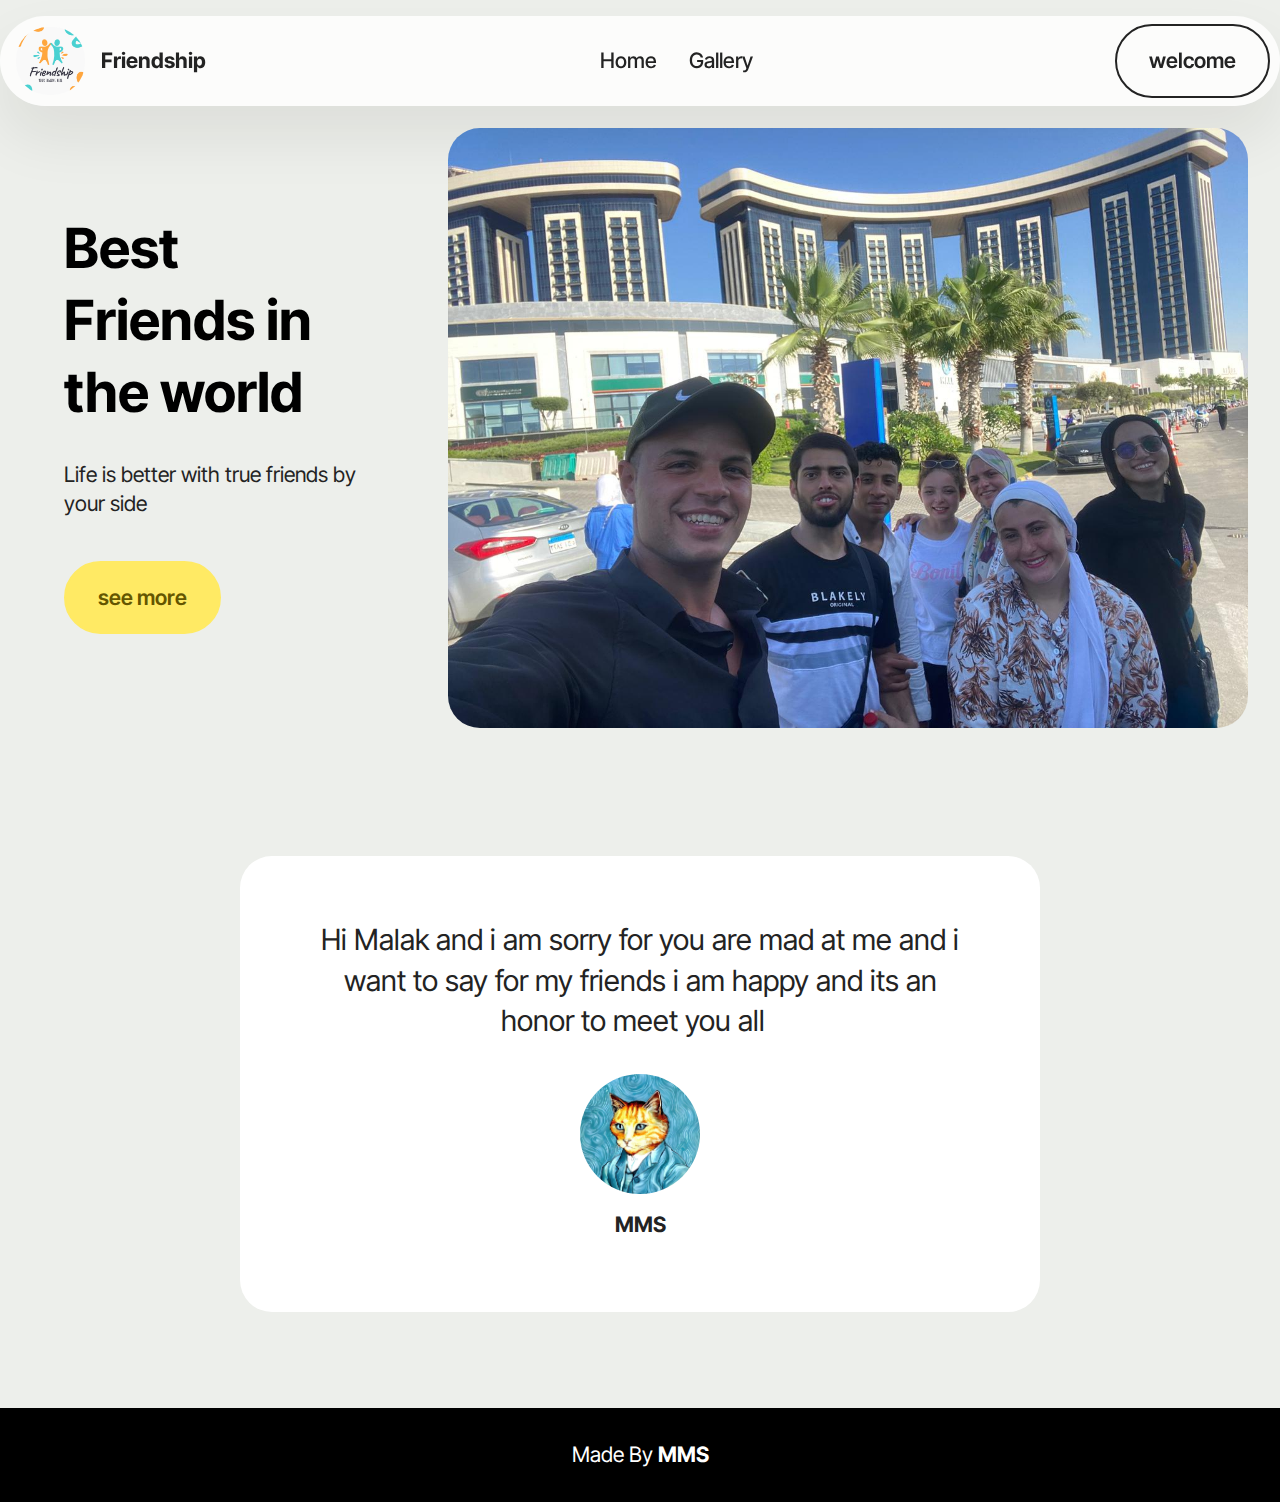
<file: index.html>
<!DOCTYPE html>
<html  >
<head>
  <!--  -->
  <meta charset="UTF-8">
  <meta http-equiv="X-UA-Compatible" content="IE=edge">
  <meta name="generator" content="">
  <meta name="viewport" content="width=device-width, initial-scale=1, minimum-scale=1">
  <link rel="shortcut icon" href="assets/images/7563646.jpg" type="image/x-icon">
  <meta name="description" content="">
  
  
  <title>Friendship</title>
  <link rel="stylesheet" href="assets/bootstrap/css/bootstrap.min.css">
  <link rel="stylesheet" href="assets/bootstrap/css/bootstrap-grid.min.css">
  <link rel="stylesheet" href="assets/bootstrap/css/bootstrap-reboot.min.css">
  <link rel="stylesheet" href="assets/dropdown/css/style.css">
  <link rel="stylesheet" href="assets/theme/css/style.css">
  <link rel="preload" href="https://fonts.googleapis.com/css?family=Inter+Tight:100,200,300,400,500,600,700,800,900,100i,200i,300i,400i,500i,600i,700i,800i,900i&display=swap" as="style" onload="this.onload=null;this.rel='stylesheet'">
  <noscript><link rel="stylesheet" href="https://fonts.googleapis.com/css?family=Inter+Tight:100,200,300,400,500,600,700,800,900,100i,200i,300i,400i,500i,600i,700i,800i,900i&display=swap"></noscript>
  <link rel="preload" as="style" href="assets/mobirise/css/mbr-additional.css?v=rglvN7"><link rel="stylesheet" href="assets/mobirise/css/mbr-additional.css?v=rglvN7" type="text/css">

  
  
  
</head>
<body>
  
  <section data-bs-version="5.1" class="menu menu5 cid-umdjjRlEXK" once="menu" id="menu05-1">
	

	<nav class="navbar navbar-dropdown navbar-fixed-top navbar-expand-lg">
		<div class="container">
			<div class="navbar-brand">
				<span class="navbar-logo">
					<a href="index.html">
						<img src="assets/images/7563646.jpg" alt="" style="height: 4.3rem;">
					</a>
				</span>
				<span class="navbar-caption-wrap"><a class="navbar-caption text-black text-primary display-4" href="index.html">Friendship</a></span>
			</div>
			<button class="navbar-toggler" type="button" data-toggle="collapse" data-bs-toggle="collapse" data-target="#navbarSupportedContent" data-bs-target="#navbarSupportedContent" aria-controls="navbarNavAltMarkup" aria-expanded="false" aria-label="Toggle navigation">
				<div class="hamburger">
					<span></span>
					<span></span>
					<span></span>
					<span></span>
				</div>
			</button>
			<div class="collapse navbar-collapse" id="navbarSupportedContent">
				<ul class="navbar-nav nav-dropdown" data-app-modern-menu="true"><li class="nav-item">
						<a class="nav-link link text-black text-primary display-4" href="index.html">Home</a>
					</li><li class="nav-item"><a class="nav-link link text-black text-primary display-4" href="gallery.html">Gallery</a></li></ul>
				<div class="navbar-buttons mbr-section-btn"><a class="btn btn-black-outline display-4">welcome</a></div>
			</div>
		</div>
	</nav>
</section>

<section data-bs-version="5.1" class="header1 cid-umdkcAg5QL" id="header01-3">
	

	
	

	<div class="container-fluid">
		<div class="row justify-content-center">
			<div class="col-12 col-md-12 col-lg-8 image-wrapper">
				<img class="w-100" src="assets/images/img-20240822-wa0022.jpg" alt="">
			</div>
			<div class="col-12 col-lg col-md-12">
				<div class="text-wrapper align-left">
					<h1 class="mbr-section-title mbr-fonts-style mb-4 display-2">
						<strong>Best&nbsp;</strong><br><strong>Friends in the world</strong></h1>
					<p class="mbr-text mbr-fonts-style mb-4 display-7">Life is better with true friends by your side</p>
					<div class="mbr-section-btn mt-3"><a class="btn btn-danger display-7" href="gallery.html">see more</a></div>
				</div>
			</div>
		</div>
	</div>
</section>

<section data-bs-version="5.1" class="people06 cid-umdpnJ89H6" id="people06-d">   
    

    
    
    <div class="container">
        <div class="row justify-content-center">
            <div class="card col-12 col-md-12 col-lg-8">
                <div class="card-wrapper">
                    <div class="card-box align-center">
                        <p class="card-text mbr-fonts-style display-5">Hi Malak and i am sorry for you are mad at me and i want to say for my friends i am happy and its an honor to meet you all&nbsp;&nbsp;</p>
                        <div class="img-wrapper mt-4 justify-content-center">
                            <img src="assets/images/photo-2024-06-03-13-31.jpg" alt="" data-slide-to="0" data-bs-slide-to="0">
                        </div>
                        <p class="card-title mbr-fonts-style mt-3 display-7"><strong>MMS</strong></p>
                    </div>
                </div>
            </div>
        </div>
    </div>
</section>

<section data-bs-version="5.1" class="footer4 cid-umdse2NRew" once="footers" id="footer04-f">

    

    

    <div class="container">
        <div class="media-container-row align-center mbr-white">
            <div class="col-12">
                <p class="mbr-text mb-0 mbr-fonts-style display-7">
                    Made By <strong>MMS</strong></p>
            </div>
        </div>
    </div>
<script src="assets/bootstrap/js/bootstrap.bundle.min.js"></script>  <script src="assets/smoothscroll/smooth-scroll.js"></script>  <script src="assets/ytplayer/index.js"></script>  <script src="assets/dropdown/js/navbar-dropdown.js"></script>  <script src="assets/theme/js/script.js"></script>  
  
  
</body>
</html>
</file>
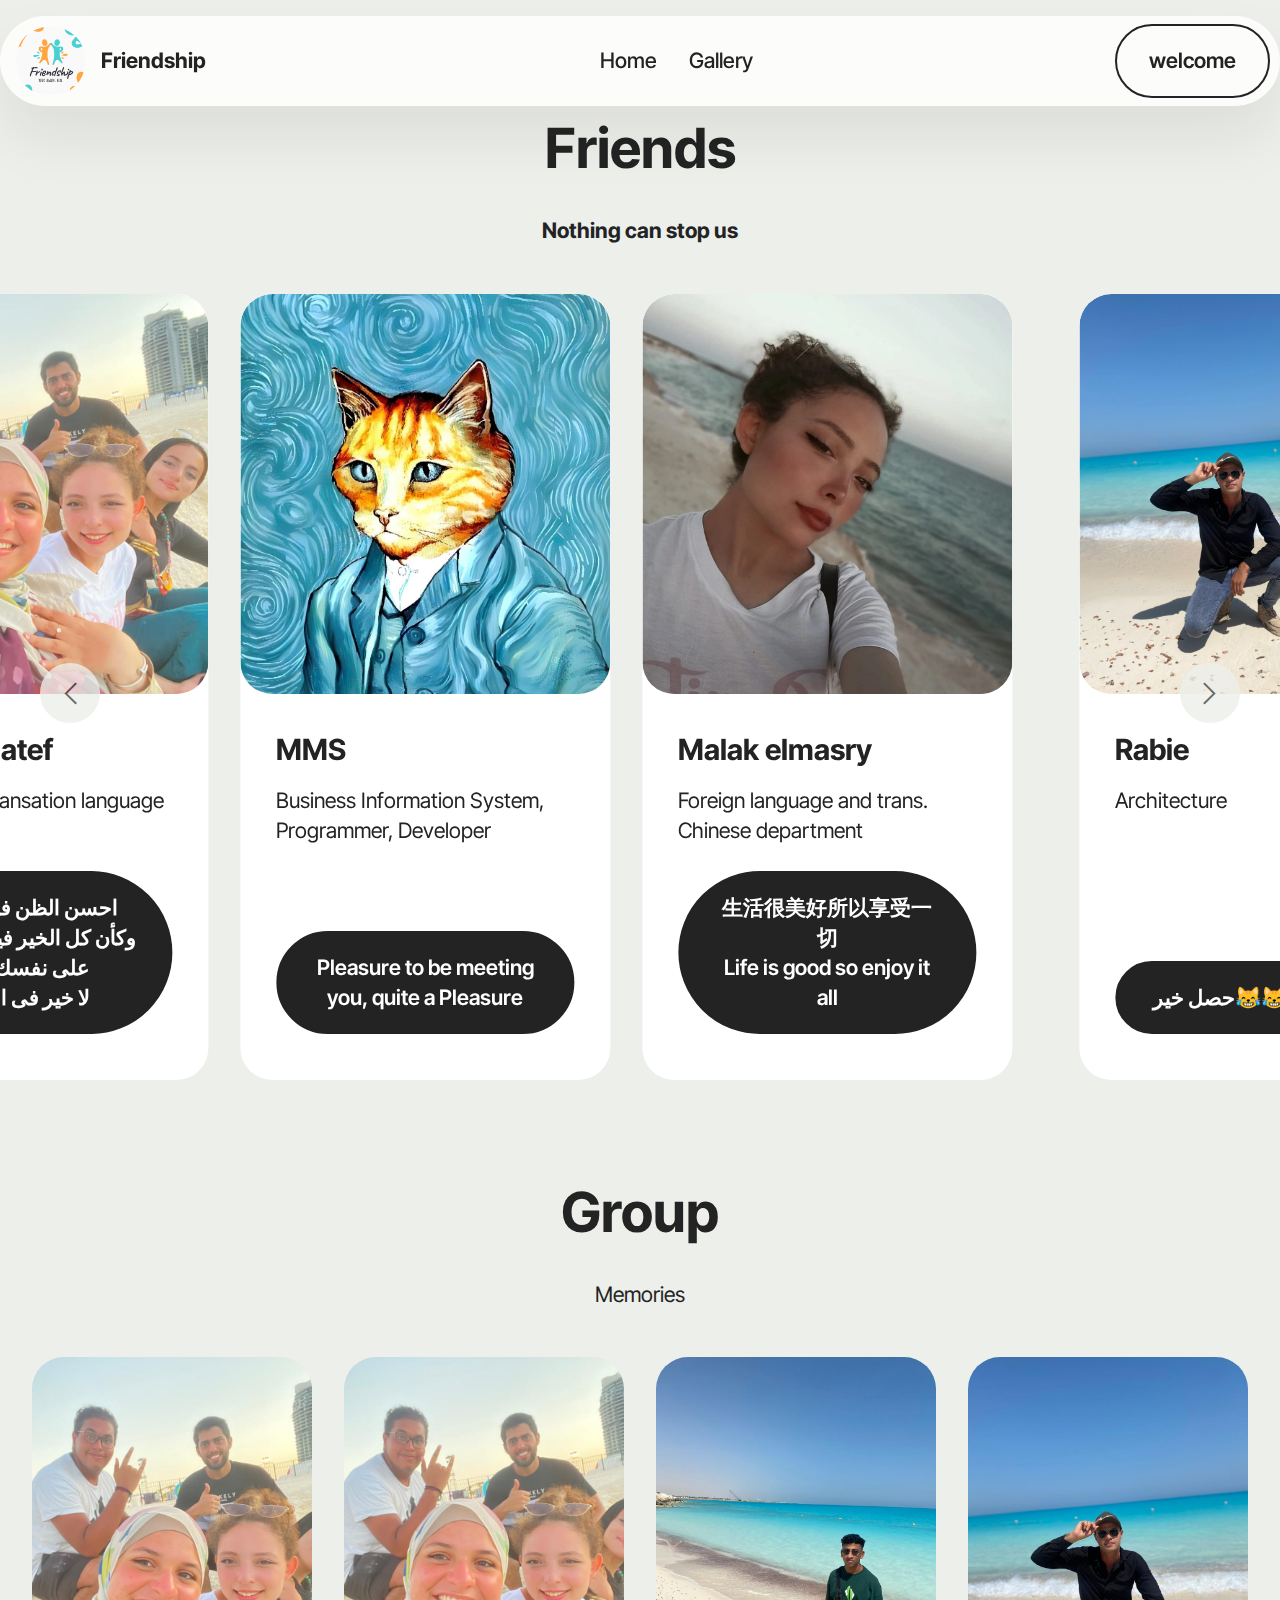
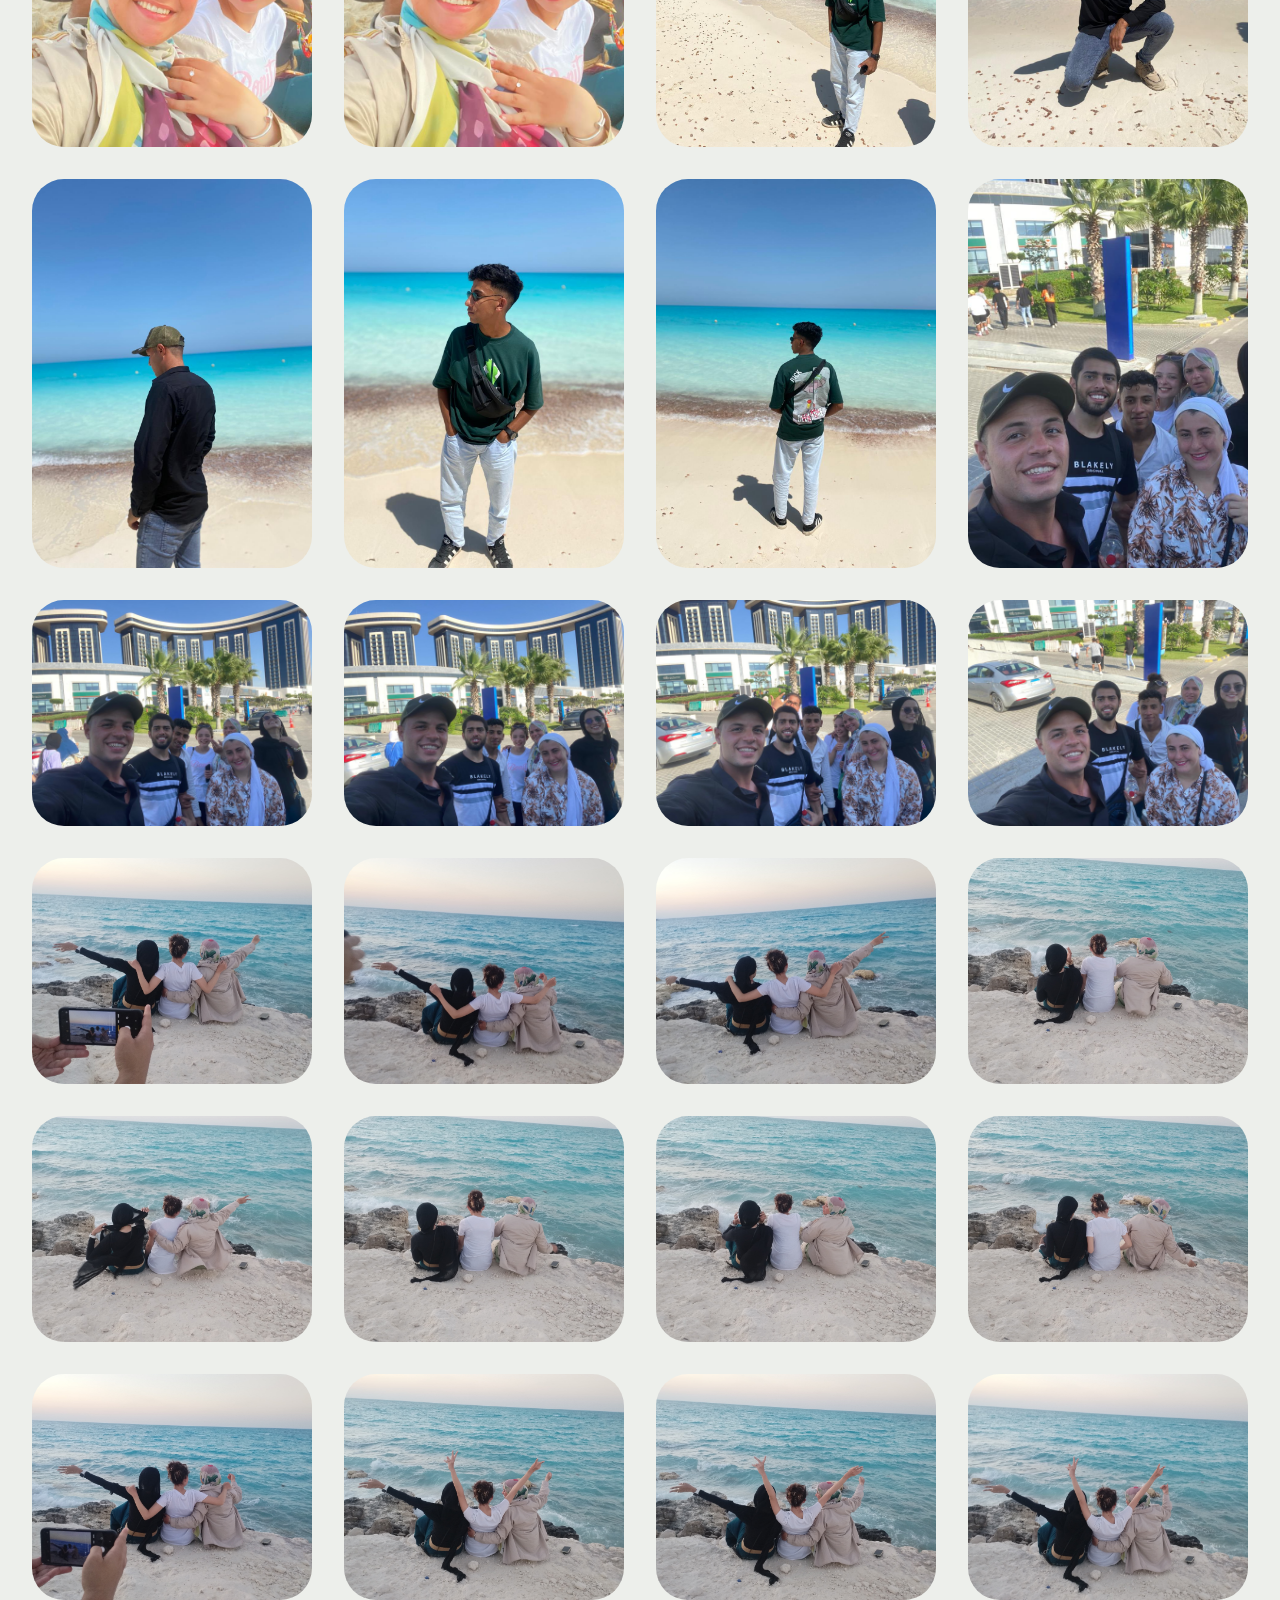
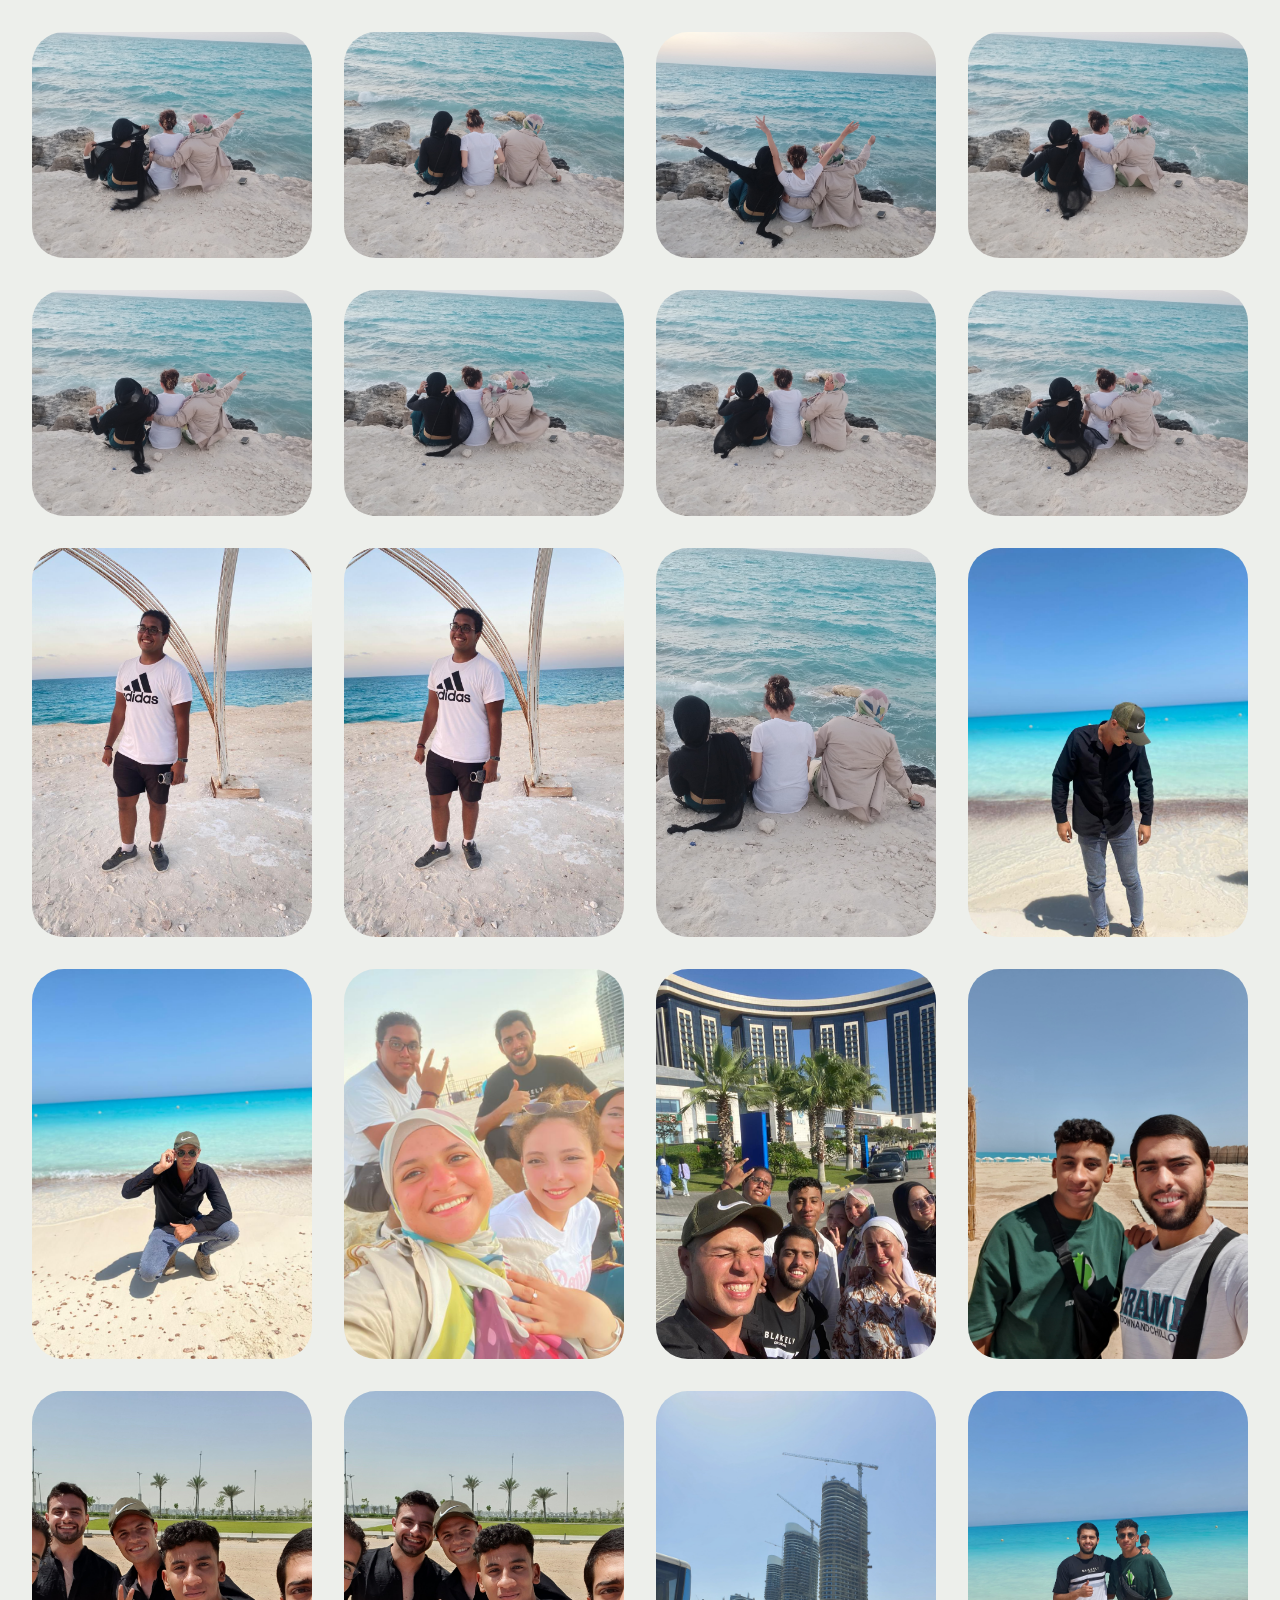
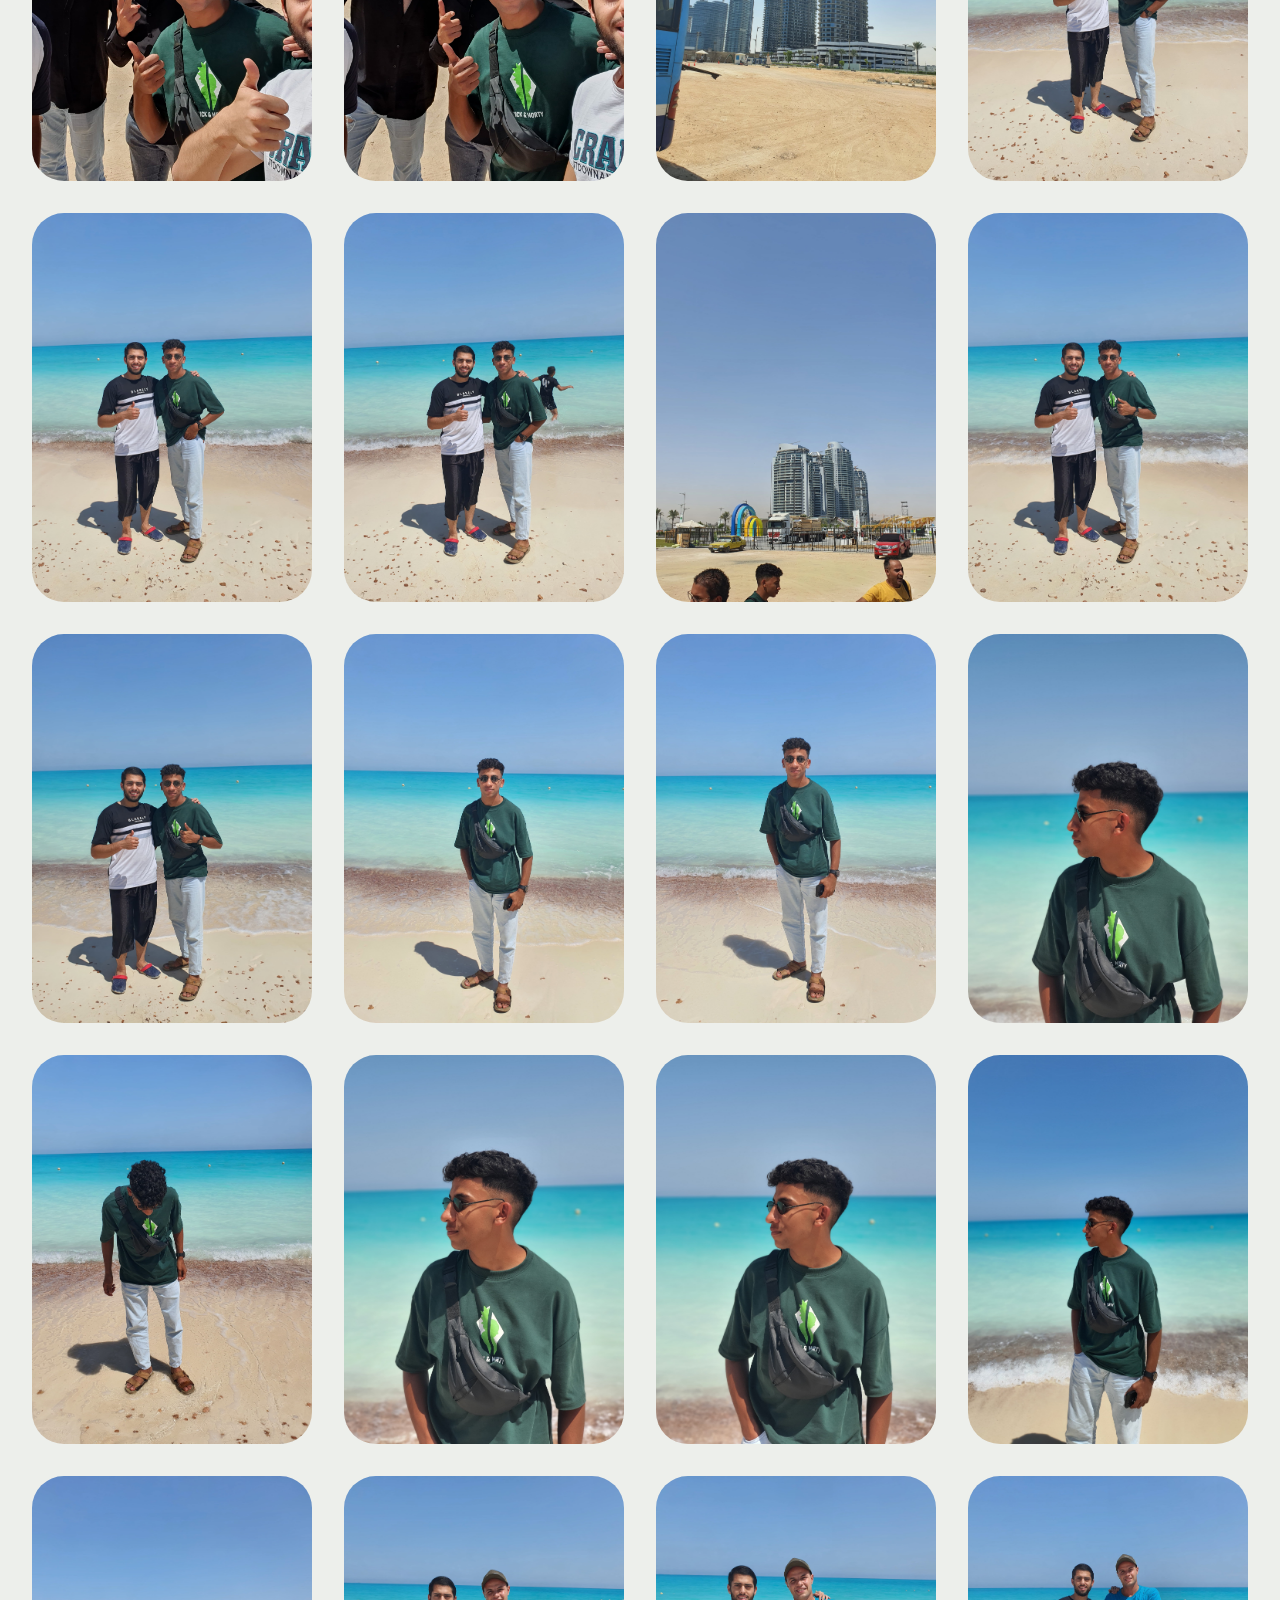
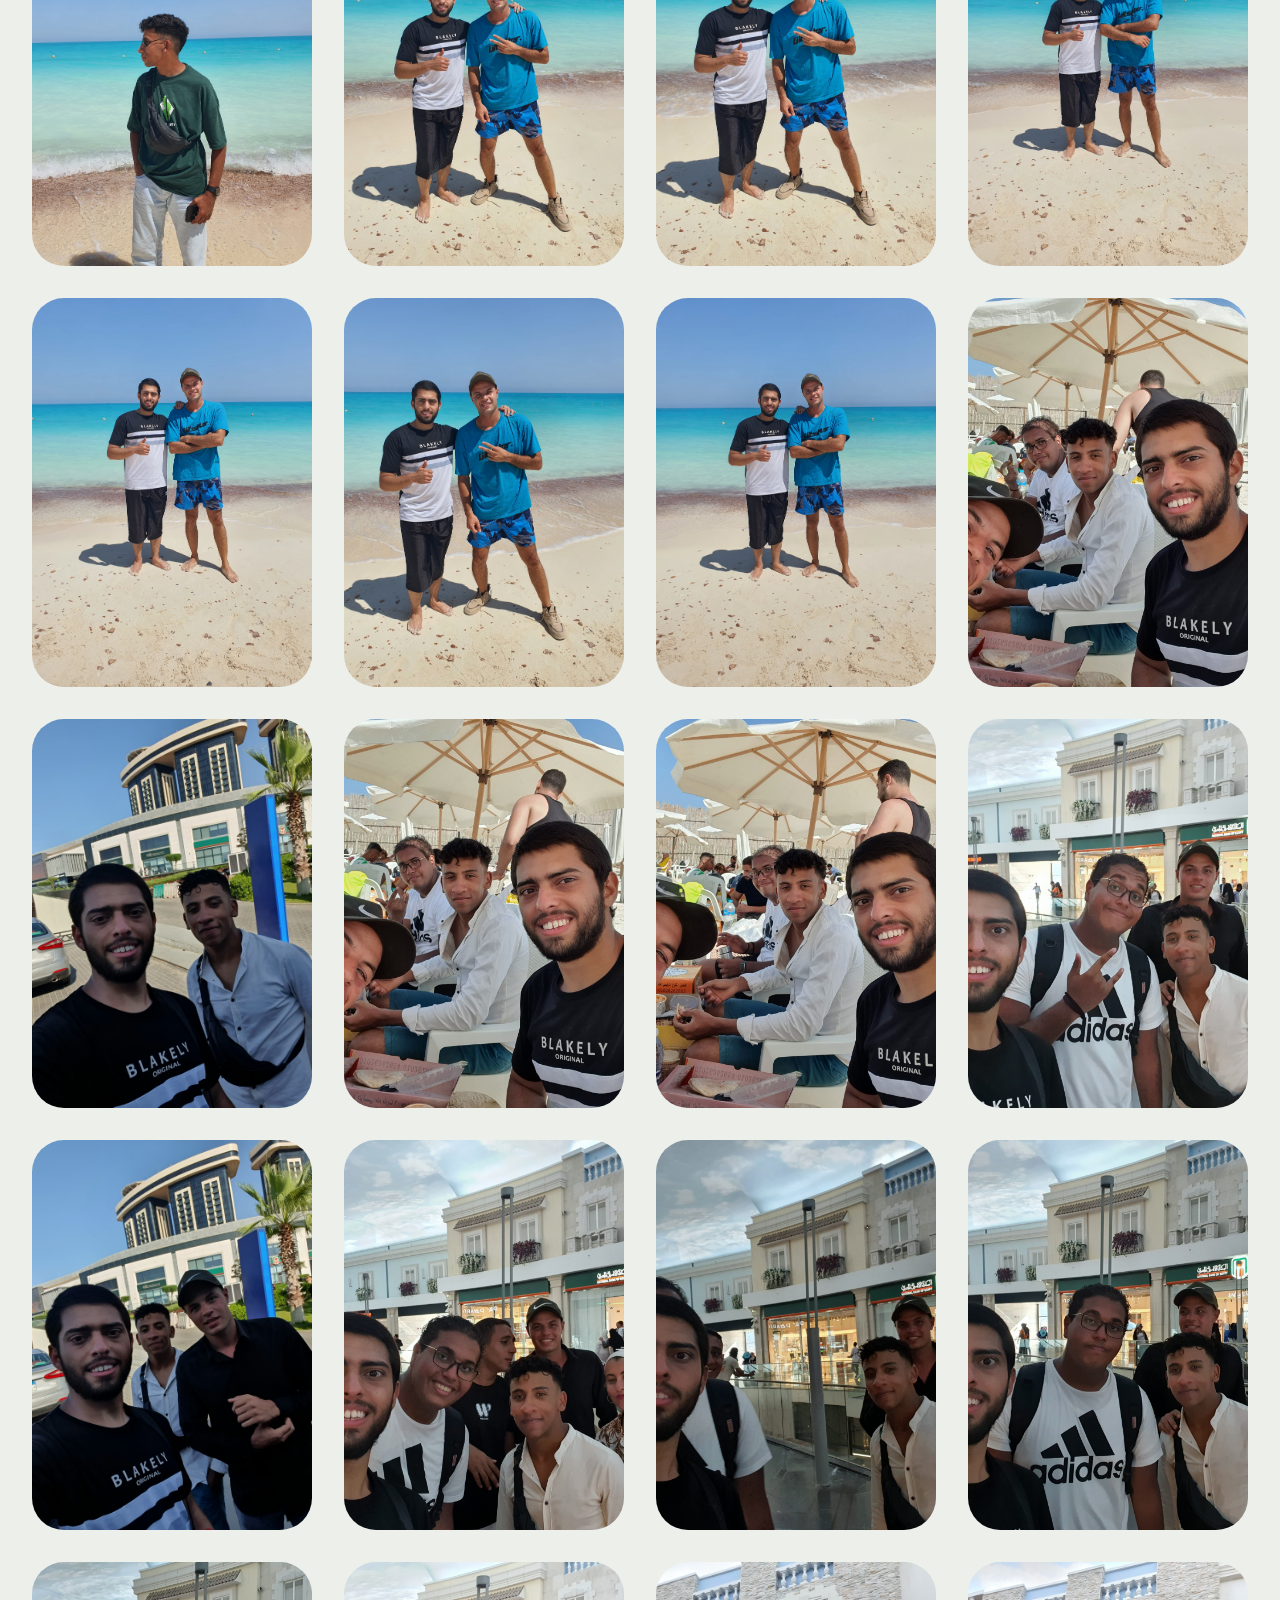
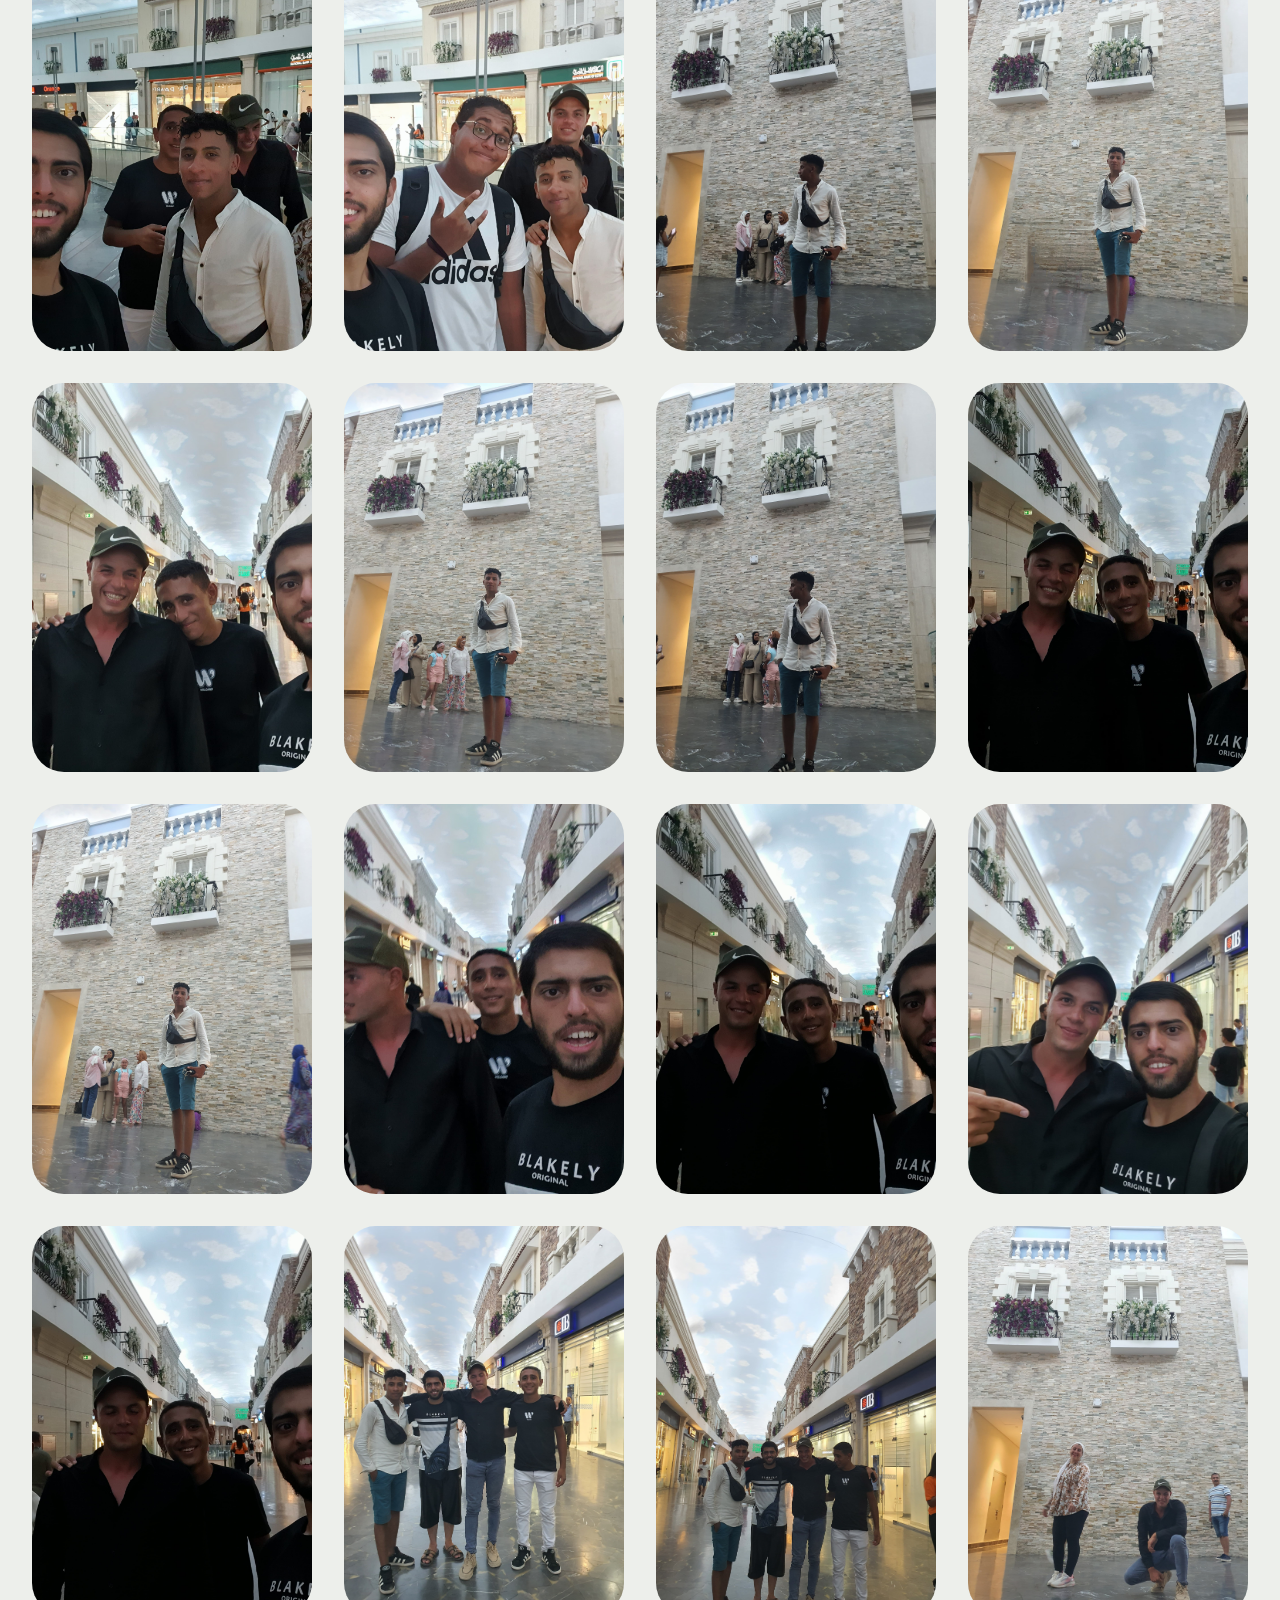
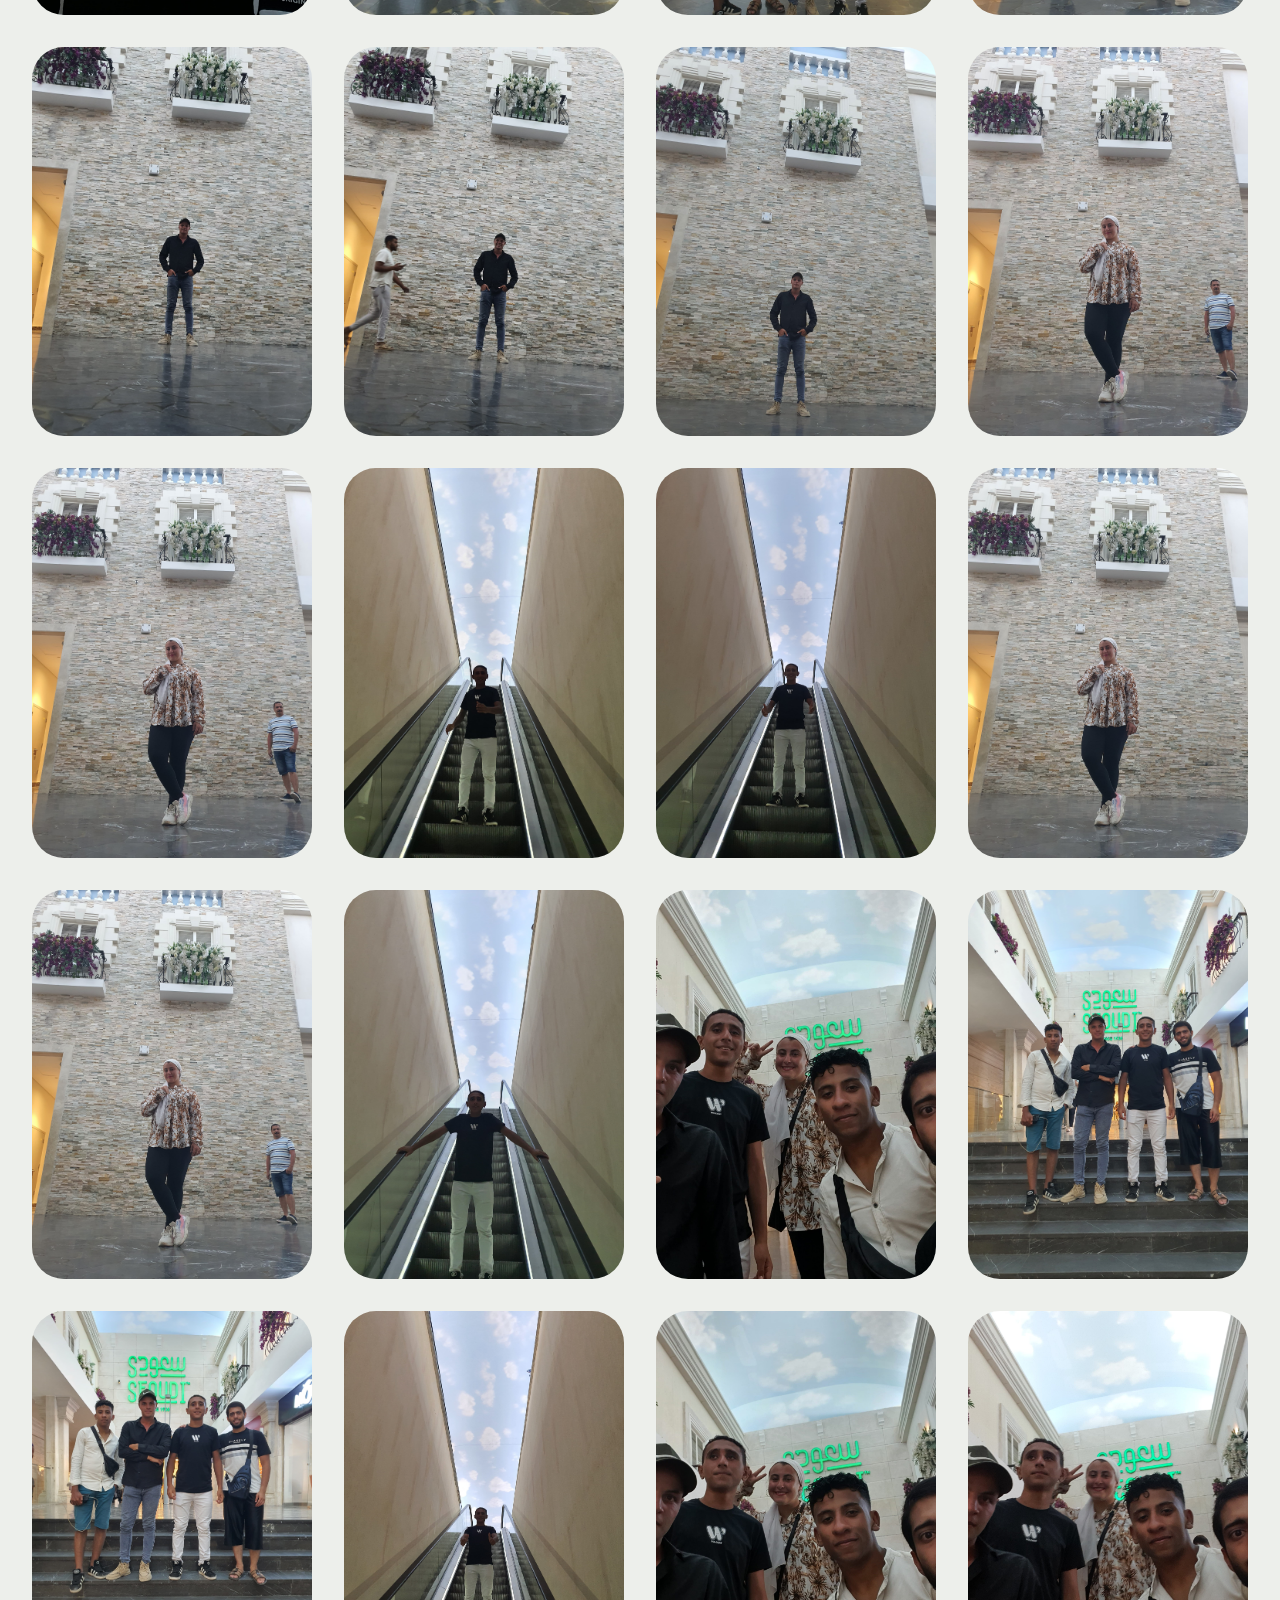
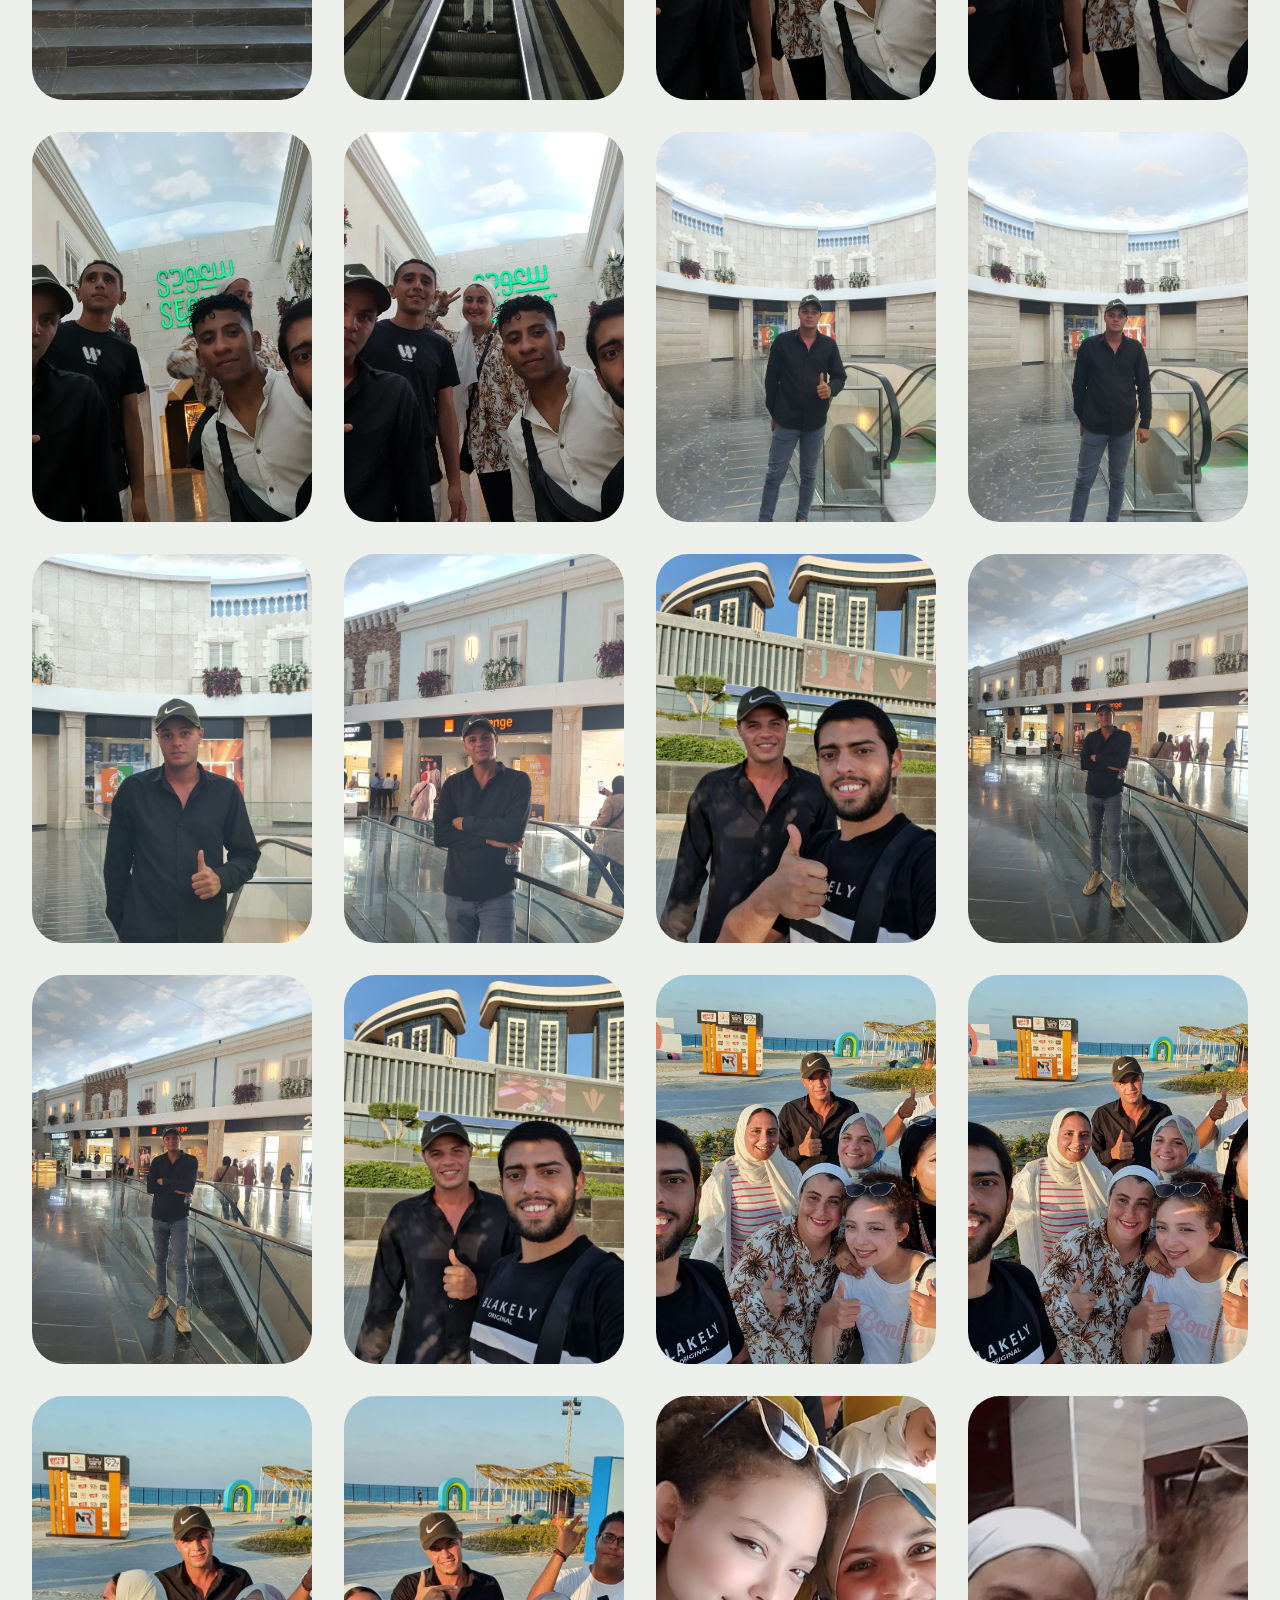
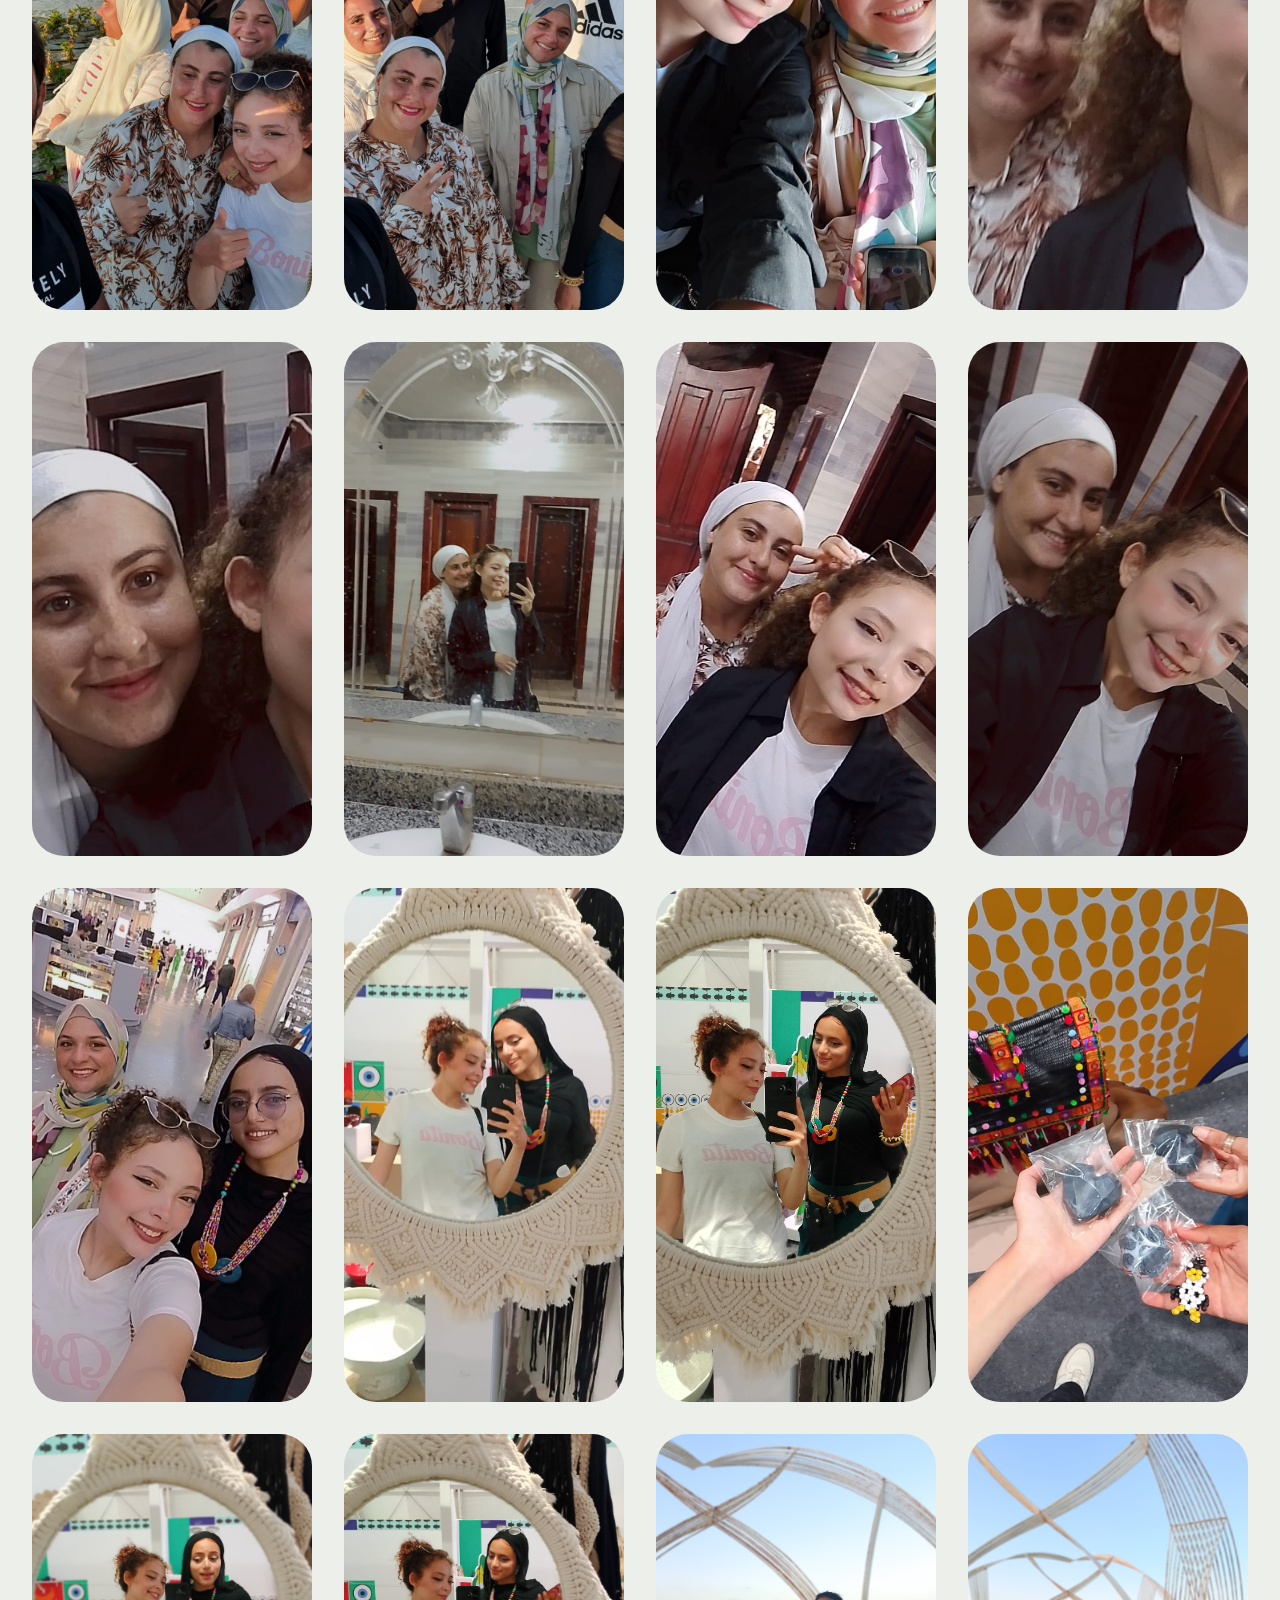
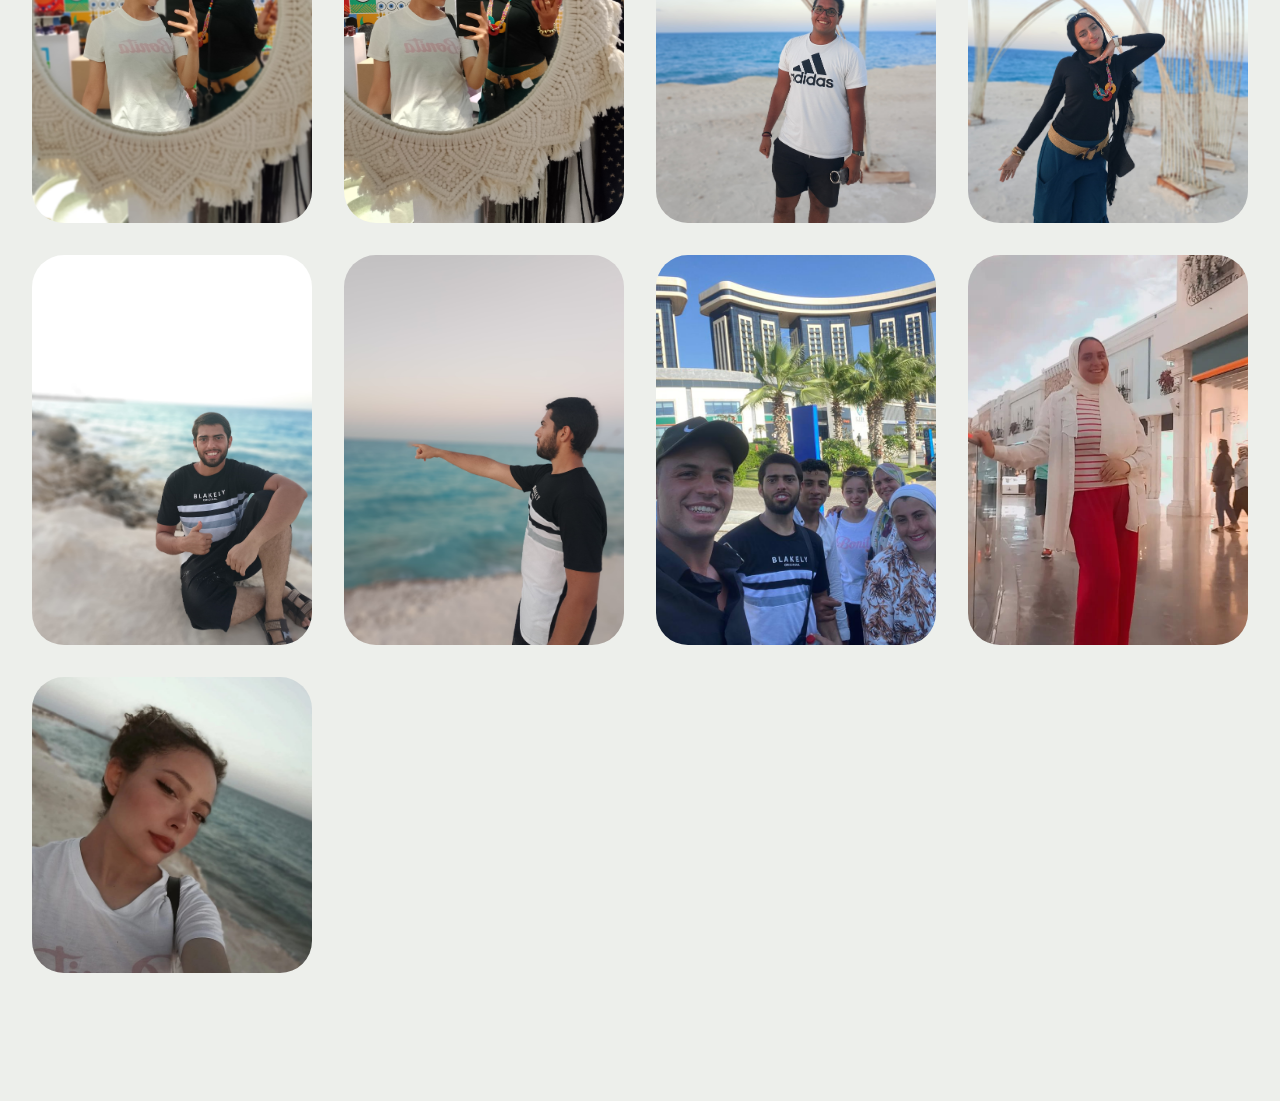
<file: gallery.html>
<!DOCTYPE html>
<html  >
<head>
  <!--  -->
  <meta charset="UTF-8">
  <meta http-equiv="X-UA-Compatible" content="IE=edge">
  <meta name="generator" content="">
  <meta name="viewport" content="width=device-width, initial-scale=1, minimum-scale=1">
  <link rel="shortcut icon" href="assets/images/7563646.jpg" type="image/x-icon">
  <meta name="description" content="">
  
  
  <title>Gallery</title>
  <link rel="stylesheet" href="assets/web/assets/mobirise-icons2/mobirise2.css">
  <link rel="stylesheet" href="assets/bootstrap/css/bootstrap.min.css">
  <link rel="stylesheet" href="assets/bootstrap/css/bootstrap-grid.min.css">
  <link rel="stylesheet" href="assets/bootstrap/css/bootstrap-reboot.min.css">
  <link rel="stylesheet" href="assets/dropdown/css/style.css">
  <link rel="stylesheet" href="assets/theme/css/style.css">
  <link rel="preload" href="https://fonts.googleapis.com/css?family=Inter+Tight:100,200,300,400,500,600,700,800,900,100i,200i,300i,400i,500i,600i,700i,800i,900i&display=swap" as="style" onload="this.onload=null;this.rel='stylesheet'">
  <noscript><link rel="stylesheet" href="https://fonts.googleapis.com/css?family=Inter+Tight:100,200,300,400,500,600,700,800,900,100i,200i,300i,400i,500i,600i,700i,800i,900i&display=swap"></noscript>
  <link rel="preload" as="style" href="assets/mobirise/css/mbr-additional.css?v=Cud2p3"><link rel="stylesheet" href="assets/mobirise/css/mbr-additional.css?v=Cud2p3" type="text/css">

  
  
  
</head>
<body>
  
  <section data-bs-version="5.1" class="menu menu5 cid-umdjjRlEXK" once="menu" id="menu05-4">
	

	<nav class="navbar navbar-dropdown navbar-fixed-top navbar-expand-lg">
		<div class="container">
			<div class="navbar-brand">
				<span class="navbar-logo">
					<a href="index.html">
						<img src="assets/images/7563646.jpg" alt="" style="height: 4.3rem;">
					</a>
				</span>
				<span class="navbar-caption-wrap"><a class="navbar-caption text-black text-primary display-4" href="index.html">Friendship</a></span>
			</div>
			<button class="navbar-toggler" type="button" data-toggle="collapse" data-bs-toggle="collapse" data-target="#navbarSupportedContent" data-bs-target="#navbarSupportedContent" aria-controls="navbarNavAltMarkup" aria-expanded="false" aria-label="Toggle navigation">
				<div class="hamburger">
					<span></span>
					<span></span>
					<span></span>
					<span></span>
				</div>
			</button>
			<div class="collapse navbar-collapse" id="navbarSupportedContent">
				<ul class="navbar-nav nav-dropdown" data-app-modern-menu="true"><li class="nav-item">
						<a class="nav-link link text-black text-primary display-4" href="index.html">Home</a>
					</li><li class="nav-item"><a class="nav-link link text-black text-primary display-4" href="gallery.html">Gallery</a></li></ul>
				<div class="navbar-buttons mbr-section-btn"><a class="btn btn-black-outline display-4">welcome</a></div>
			</div>
		</div>
	</nav>
</section>

<section data-bs-version="5.1" class="features017 mbr-embla cid-umdwjhQin9" id="features017-i">
	
	
	<div class="position-relative">
		<div class="container-fluid">
			<div class="row justify-content-center">
				<div class="col-12 content-head">
					<div class="mbr-section-head mb-5">
						<h4 class="mbr-section-title mbr-fonts-style align-center mb-0 display-2">
							<strong>Friends</strong></h4>
						<h5 class="mbr-section-subtitle mbr-fonts-style align-center mb-0 mt-4 display-7"><strong>Nothing can stop us</strong></h5>
					</div>
				</div>
			</div>
		</div>

		<div class="embla" data-skip-snaps="true" data-align="center" data-contain-scroll="trimSnaps" data-loop="true" data-auto-play="true" data-auto-play-interval="3" data-draggable="true">
			<div class="embla__viewport container-fluid">
				<div class="embla__container">
					<div class="embla__slide slider-image item active" style="margin-left: 1rem; margin-right: 1rem;">
						<div class="slide-content">
							<div class="item-img">
								<div class="item-wrapper">
									<img src="assets/images/photo-2024-06-03-13-31.jpg" alt="" title="" data-slide-to="0" data-bs-slide-to="0">
								</div>
							</div>
							<div class="item-content">
								<h5 class="item-title mbr-fonts-style display-5">
									<strong>MMS</strong></h5>
								
								<p class="mbr-text mbr-fonts-style mt-3 display-7">
									Business Information System, Programmer, Developer</p>
							</div>

							<div class="mbr-section-btn item-footer mt-2"><a href="" class="btn item-btn btn-black display-7" target="_blank">Pleasure to be meeting you, quite a Pleasure</a></div>
						</div>
					</div><div class="embla__slide slider-image item active" style="margin-left: 1rem; margin-right: 1rem;">
						<div class="slide-content">
							<div class="item-img">
								<div class="item-wrapper">
									<img src="assets/images/whatsapp-image-2024-08-23-at-00.54.47-07b71aef.jpg" alt="" title="" data-slide-to="1" data-bs-slide-to="1">
								</div>
							</div>
							<div class="item-content">
								<h5 class="item-title mbr-fonts-style display-5"><strong>Malak elmasry</strong></h5>
								
								<p class="mbr-text mbr-fonts-style mt-3 display-7">Foreign language and trans. <br>Chinese department&nbsp;<br></p>
							</div>

							<div class="mbr-section-btn item-footer mt-2"><a href="" class="btn item-btn btn-black display-7" target="_blank">生活很美好所以享受一切<br>Life is good so enjoy it all<br></a></div>
						</div>
					</div><div class="embla__slide slider-image item active" style="margin-left: 1rem; margin-right: 1rem;">
						<div class="slide-content">
							<div class="item-img">
								<div class="item-wrapper">
									<img src="assets/images/img-20240822-wa0013.jpg" alt="" title="" data-slide-to="2" data-bs-slide-to="2">
								</div>
							</div>
							<div class="item-content">
								<h5 class="item-title mbr-fonts-style display-5"><strong>Rabie</strong></h5>
								
								<p class="mbr-text mbr-fonts-style mt-3 display-7">Architecture</p>
							</div>

							<div class="mbr-section-btn item-footer mt-2"><a href="" class="btn item-btn btn-black display-7" target="_blank">&nbsp;حصل خير😹😹&nbsp;<br></a></div>
						</div>
					</div><div class="embla__slide slider-image item active" style="margin-left: 1rem; margin-right: 1rem;">
						<div class="slide-content">
							<div class="item-img">
								<div class="item-wrapper">
									<img src="assets/images/img-20240822-wa0017.jpg" alt="" title="" data-slide-to="3" data-bs-slide-to="3">
								</div>
							</div>
							<div class="item-content">
								<h5 class="item-title mbr-fonts-style display-5"><strong>.</strong></h5>
								
								<p class="mbr-text mbr-fonts-style mt-3 display-7">.</p>
							</div>

							<div class="mbr-section-btn item-footer mt-2"><a href="" class="btn item-btn btn-black display-7" target="_blank">..</a></div>
						</div>
					</div><div class="embla__slide slider-image item active" style="margin-left: 1rem; margin-right: 1rem;">
						<div class="slide-content">
							<div class="item-img">
								<div class="item-wrapper">
									<img src="assets/images/whatsapp-image-2024-08-22-at-17.15.44-0aae3d03.jpg" alt="" title="" data-slide-to="4" data-bs-slide-to="4">
								</div>
							</div>
							<div class="item-content">
								<h5 class="item-title mbr-fonts-style display-5">
									<strong>Mena</strong></h5>
								
								<p class="mbr-text mbr-fonts-style mt-3 display-7">Physical therapist&nbsp;<br></p>
							</div>

							<div class="mbr-section-btn item-footer mt-2"><a href="" class="btn item-btn btn-black display-7" target="_blank">Prioritize your peace&nbsp;of&nbsp;mind✌</a></div>
						</div>
					</div><div class="embla__slide slider-image item active" style="margin-left: 1rem; margin-right: 1rem;">
						<div class="slide-content">
							<div class="item-img">
								<div class="item-wrapper">
									<img src="assets/images/whatsapp-image-2024-08-22-at-17.16.04-cc202a1a.jpg" alt="" title="" data-slide-to="5" data-bs-slide-to="5">
								</div>
							</div>
							<div class="item-content">
								<h5 class="item-title mbr-fonts-style display-5">
									<strong>Mohamed Medhat</strong></h5>
								
								<p class="mbr-text mbr-fonts-style mt-3 display-7"><br>طبيب، منشد</p>
							</div>

							<div class="mbr-section-btn item-footer mt-2"><a href="" class="btn item-btn btn-black display-7" target="_blank">عايش الحمد لله</a></div>
						</div>
					</div><div class="embla__slide slider-image item active" style="margin-left: 1rem; margin-right: 1rem;">
						<div class="slide-content">
							<div class="item-img">
								<div class="item-wrapper">
									<img src="assets/images/whatsapp-image-2024-08-23-at-00.49.12-dbe3a1ad.jpg" alt="" title="" data-slide-to="6" data-bs-slide-to="6">
								</div>
							</div>
							<div class="item-content">
								<h5 class="item-title mbr-fonts-style display-5"><strong>Aya Ragab&nbsp;</strong></h5>
								
								<p class="mbr-text mbr-fonts-style mt-3 display-7">it<br></p>
							</div>

							<div class="mbr-section-btn item-footer mt-2"><a href="" class="btn item-btn btn-black display-7" target="_blank">تؤتؤ</a></div>
						</div>
					</div><div class="embla__slide slider-image item active" style="margin-left: 1rem; margin-right: 1rem;">
						<div class="slide-content">
							<div class="item-img">
								<div class="item-wrapper">
									<img src="assets/images/img-20240822-wa0011.jpg" alt="" title="" data-slide-to="7" data-bs-slide-to="7">
								</div>
							</div>
							<div class="item-content">
								<h5 class="item-title mbr-fonts-style display-5"><strong>Basmalla atef</strong></h5>
								
								<p class="mbr-text mbr-fonts-style mt-3 display-7">Forigen and transation language Chinese&nbsp;<br></p>
							</div>

							<div class="mbr-section-btn item-footer mt-2"><a class="btn item-btn btn-black display-7">احسن الظن فى الناس وكأن كل الخير فيهم وأعتمد على نفسك كأنه لا&nbsp;خير&nbsp;فى&nbsp;الناس</a></div>
						</div>
					</div>
					
					
					
					
					
					
					
				</div>
			</div>
			<button class="embla__button embla__button--prev">
				<span class="mobi-mbri mobi-mbri-arrow-prev mbr-iconfont" aria-hidden="true"></span>
				<span class="sr-only visually-hidden visually-hidden visually-hidden">Previous</span>
			</button>
			<button class="embla__button embla__button--next">
				<span class="mobi-mbri mobi-mbri-arrow-next mbr-iconfont" aria-hidden="true"></span>
				<span class="sr-only visually-hidden visually-hidden visually-hidden">Next</span>
			</button>
		</div>
	</div>
</section>

<section data-bs-version="5.1" class="gallery1 mbr-gallery cid-umdH6oyVkG" id="gallery01-j">
    
    

    <div class="container-fluid">
        <div class="row justify-content-center">
            <div class="col-12 content-head">
                <div class="mb-5">
                    <h3 class="mbr-section-title mbr-fonts-style align-center m-0 display-2"><strong>Group</strong></h3>
                    <h4 class="mbr-section-subtitle mbr-fonts-style align-center mb-0 mt-4 display-7">Memories</h4>
                </div>
            </div>
        </div>
        
        <div class="row mbr-gallery">
            <div class="col-12 col-md-6 col-lg-3 item gallery-image active">
                <div class="item-wrapper mb-3" data-toggle="modal" data-bs-toggle="modal" data-target="#umheoDRTze-modal" data-bs-target="#umheoDRTze-modal">
                    <img class="w-100" src="assets/images/img-20240822-wa0010-1.jpg" alt="Mobirise Website Builder" data-slide-to="0" data-bs-slide-to="0" data-target="#lb-umheoDRTze" data-bs-target="#lb-umheoDRTze">
                    <div class="icon-wrapper">
                        <span class="mobi-mbri mobi-mbri-search mbr-iconfont mbr-iconfont-btn"></span>
                    </div>
                </div>
                
            </div><div class="col-12 col-md-6 col-lg-3 item gallery-image">
                <div class="item-wrapper mb-3" data-toggle="modal" data-bs-toggle="modal" data-target="#umheoDRTze-modal" data-bs-target="#umheoDRTze-modal">
                    <img class="w-100" src="assets/images/img-20240822-wa0011.jpg" alt="Mobirise Website Builder" data-slide-to="1" data-bs-slide-to="1" data-target="#lb-umheoDRTze" data-bs-target="#lb-umheoDRTze">
                    <div class="icon-wrapper">
                        <span class="mobi-mbri mobi-mbri-search mbr-iconfont mbr-iconfont-btn"></span>
                    </div>
                </div>
                
            </div><div class="col-12 col-md-6 col-lg-3 item gallery-image">
                <div class="item-wrapper mb-3" data-toggle="modal" data-bs-toggle="modal" data-target="#umheoDRTze-modal" data-bs-target="#umheoDRTze-modal">
                    <img class="w-100" src="assets/images/img-20240822-wa0012.jpg" alt="Mobirise Website Builder" data-slide-to="2" data-bs-slide-to="2" data-target="#lb-umheoDRTze" data-bs-target="#lb-umheoDRTze">
                    <div class="icon-wrapper">
                        <span class="mobi-mbri mobi-mbri-search mbr-iconfont mbr-iconfont-btn"></span>
                    </div>
                </div>
                
            </div><div class="col-12 col-md-6 col-lg-3 item gallery-image">
                <div class="item-wrapper mb-3" data-toggle="modal" data-bs-toggle="modal" data-target="#umheoDRTze-modal" data-bs-target="#umheoDRTze-modal">
                    <img class="w-100" src="assets/images/img-20240822-wa0013.jpg" alt="Mobirise Website Builder" data-slide-to="3" data-bs-slide-to="3" data-target="#lb-umheoDRTze" data-bs-target="#lb-umheoDRTze">
                    <div class="icon-wrapper">
                        <span class="mobi-mbri mobi-mbri-search mbr-iconfont mbr-iconfont-btn"></span>
                    </div>
                </div>
                
            </div><div class="col-12 col-md-6 col-lg-3 item gallery-image">
                <div class="item-wrapper mb-3" data-toggle="modal" data-bs-toggle="modal" data-target="#umheoDRTze-modal" data-bs-target="#umheoDRTze-modal">
                    <img class="w-100" src="assets/images/img-20240822-wa0016.jpg" alt="Mobirise Website Builder" data-slide-to="4" data-bs-slide-to="4" data-target="#lb-umheoDRTze" data-bs-target="#lb-umheoDRTze">
                    <div class="icon-wrapper">
                        <span class="mobi-mbri mobi-mbri-search mbr-iconfont mbr-iconfont-btn"></span>
                    </div>
                </div>
                
            </div><div class="col-12 col-md-6 col-lg-3 item gallery-image">
                <div class="item-wrapper mb-3" data-toggle="modal" data-bs-toggle="modal" data-target="#umheoDRTze-modal" data-bs-target="#umheoDRTze-modal">
                    <img class="w-100" src="assets/images/img-20240822-wa0017.jpg" alt="Mobirise Website Builder" data-slide-to="5" data-bs-slide-to="5" data-target="#lb-umheoDRTze" data-bs-target="#lb-umheoDRTze">
                    <div class="icon-wrapper">
                        <span class="mobi-mbri mobi-mbri-search mbr-iconfont mbr-iconfont-btn"></span>
                    </div>
                </div>
                
            </div><div class="col-12 col-md-6 col-lg-3 item gallery-image">
                <div class="item-wrapper mb-3" data-toggle="modal" data-bs-toggle="modal" data-target="#umheoDRTze-modal" data-bs-target="#umheoDRTze-modal">
                    <img class="w-100" src="assets/images/img-20240822-wa0019.jpg" alt="Mobirise Website Builder" data-slide-to="6" data-bs-slide-to="6" data-target="#lb-umheoDRTze" data-bs-target="#lb-umheoDRTze">
                    <div class="icon-wrapper">
                        <span class="mobi-mbri mobi-mbri-search mbr-iconfont mbr-iconfont-btn"></span>
                    </div>
                </div>
                
            </div><div class="col-12 col-md-6 col-lg-3 item gallery-image">
                <div class="item-wrapper mb-3" data-toggle="modal" data-bs-toggle="modal" data-target="#umheoDRTze-modal" data-bs-target="#umheoDRTze-modal">
                    <img class="w-100" src="assets/images/img-20240822-wa0020-1.jpg" alt="Mobirise Website Builder" data-slide-to="7" data-bs-slide-to="7" data-target="#lb-umheoDRTze" data-bs-target="#lb-umheoDRTze">
                    <div class="icon-wrapper">
                        <span class="mobi-mbri mobi-mbri-search mbr-iconfont mbr-iconfont-btn"></span>
                    </div>
                </div>
                
            </div><div class="col-12 col-md-6 col-lg-3 item gallery-image">
                <div class="item-wrapper mb-3" data-toggle="modal" data-bs-toggle="modal" data-target="#umheoDRTze-modal" data-bs-target="#umheoDRTze-modal">
                    <img class="w-100" src="assets/images/img-20240822-wa0021-1.jpg" alt="Mobirise Website Builder" data-slide-to="8" data-bs-slide-to="8" data-target="#lb-umheoDRTze" data-bs-target="#lb-umheoDRTze">
                    <div class="icon-wrapper">
                        <span class="mobi-mbri mobi-mbri-search mbr-iconfont mbr-iconfont-btn"></span>
                    </div>
                </div>
                
            </div><div class="col-12 col-md-6 col-lg-3 item gallery-image">
                <div class="item-wrapper mb-3" data-toggle="modal" data-bs-toggle="modal" data-target="#umheoDRTze-modal" data-bs-target="#umheoDRTze-modal">
                    <img class="w-100" src="assets/images/img-20240822-wa0022.jpg" alt="Mobirise Website Builder" data-slide-to="9" data-bs-slide-to="9" data-target="#lb-umheoDRTze" data-bs-target="#lb-umheoDRTze">
                    <div class="icon-wrapper">
                        <span class="mobi-mbri mobi-mbri-search mbr-iconfont mbr-iconfont-btn"></span>
                    </div>
                </div>
                
            </div><div class="col-12 col-md-6 col-lg-3 item gallery-image">
                <div class="item-wrapper mb-3" data-toggle="modal" data-bs-toggle="modal" data-target="#umheoDRTze-modal" data-bs-target="#umheoDRTze-modal">
                    <img class="w-100" src="assets/images/img-20240822-wa0023-1.jpg" alt="Mobirise Website Builder" data-slide-to="10" data-bs-slide-to="10" data-target="#lb-umheoDRTze" data-bs-target="#lb-umheoDRTze">
                    <div class="icon-wrapper">
                        <span class="mobi-mbri mobi-mbri-search mbr-iconfont mbr-iconfont-btn"></span>
                    </div>
                </div>
                
            </div><div class="col-12 col-md-6 col-lg-3 item gallery-image">
                <div class="item-wrapper mb-3" data-toggle="modal" data-bs-toggle="modal" data-target="#umheoDRTze-modal" data-bs-target="#umheoDRTze-modal">
                    <img class="w-100" src="assets/images/img-20240822-wa0024.jpg" alt="Mobirise Website Builder" data-slide-to="11" data-bs-slide-to="11" data-target="#lb-umheoDRTze" data-bs-target="#lb-umheoDRTze">
                    <div class="icon-wrapper">
                        <span class="mobi-mbri mobi-mbri-search mbr-iconfont mbr-iconfont-btn"></span>
                    </div>
                </div>
                
            </div><div class="col-12 col-md-6 col-lg-3 item gallery-image">
                <div class="item-wrapper mb-3" data-toggle="modal" data-bs-toggle="modal" data-target="#umheoDRTze-modal" data-bs-target="#umheoDRTze-modal">
                    <img class="w-100" src="assets/images/img-20240822-wa0041-1.jpg" alt="Mobirise Website Builder" data-slide-to="12" data-bs-slide-to="12" data-target="#lb-umheoDRTze" data-bs-target="#lb-umheoDRTze">
                    <div class="icon-wrapper">
                        <span class="mobi-mbri mobi-mbri-search mbr-iconfont mbr-iconfont-btn"></span>
                    </div>
                </div>
                
            </div><div class="col-12 col-md-6 col-lg-3 item gallery-image">
                <div class="item-wrapper mb-3" data-toggle="modal" data-bs-toggle="modal" data-target="#umheoDRTze-modal" data-bs-target="#umheoDRTze-modal">
                    <img class="w-100" src="assets/images/img-20240822-wa0042-1.jpg" alt="Mobirise Website Builder" data-slide-to="13" data-bs-slide-to="13" data-target="#lb-umheoDRTze" data-bs-target="#lb-umheoDRTze">
                    <div class="icon-wrapper">
                        <span class="mobi-mbri mobi-mbri-search mbr-iconfont mbr-iconfont-btn"></span>
                    </div>
                </div>
                
            </div><div class="col-12 col-md-6 col-lg-3 item gallery-image">
                <div class="item-wrapper mb-3" data-toggle="modal" data-bs-toggle="modal" data-target="#umheoDRTze-modal" data-bs-target="#umheoDRTze-modal">
                    <img class="w-100" src="assets/images/img-20240822-wa0043-1.jpg" alt="Mobirise Website Builder" data-slide-to="14" data-bs-slide-to="14" data-target="#lb-umheoDRTze" data-bs-target="#lb-umheoDRTze">
                    <div class="icon-wrapper">
                        <span class="mobi-mbri mobi-mbri-search mbr-iconfont mbr-iconfont-btn"></span>
                    </div>
                </div>
                
            </div><div class="col-12 col-md-6 col-lg-3 item gallery-image">
                <div class="item-wrapper mb-3" data-toggle="modal" data-bs-toggle="modal" data-target="#umheoDRTze-modal" data-bs-target="#umheoDRTze-modal">
                    <img class="w-100" src="assets/images/img-20240822-wa0044-1.jpg" alt="Mobirise Website Builder" data-slide-to="15" data-bs-slide-to="15" data-target="#lb-umheoDRTze" data-bs-target="#lb-umheoDRTze">
                    <div class="icon-wrapper">
                        <span class="mobi-mbri mobi-mbri-search mbr-iconfont mbr-iconfont-btn"></span>
                    </div>
                </div>
                
            </div><div class="col-12 col-md-6 col-lg-3 item gallery-image">
                <div class="item-wrapper mb-3" data-toggle="modal" data-bs-toggle="modal" data-target="#umheoDRTze-modal" data-bs-target="#umheoDRTze-modal">
                    <img class="w-100" src="assets/images/img-20240822-wa0045.jpg" alt="Mobirise Website Builder" data-slide-to="16" data-bs-slide-to="16" data-target="#lb-umheoDRTze" data-bs-target="#lb-umheoDRTze">
                    <div class="icon-wrapper">
                        <span class="mobi-mbri mobi-mbri-search mbr-iconfont mbr-iconfont-btn"></span>
                    </div>
                </div>
                
            </div><div class="col-12 col-md-6 col-lg-3 item gallery-image">
                <div class="item-wrapper mb-3" data-toggle="modal" data-bs-toggle="modal" data-target="#umheoDRTze-modal" data-bs-target="#umheoDRTze-modal">
                    <img class="w-100" src="assets/images/img-20240822-wa0046.jpg" alt="Mobirise Website Builder" data-slide-to="17" data-bs-slide-to="17" data-target="#lb-umheoDRTze" data-bs-target="#lb-umheoDRTze">
                    <div class="icon-wrapper">
                        <span class="mobi-mbri mobi-mbri-search mbr-iconfont mbr-iconfont-btn"></span>
                    </div>
                </div>
                
            </div><div class="col-12 col-md-6 col-lg-3 item gallery-image">
                <div class="item-wrapper mb-3" data-toggle="modal" data-bs-toggle="modal" data-target="#umheoDRTze-modal" data-bs-target="#umheoDRTze-modal">
                    <img class="w-100" src="assets/images/img-20240822-wa0047.jpg" alt="Mobirise Website Builder" data-slide-to="18" data-bs-slide-to="18" data-target="#lb-umheoDRTze" data-bs-target="#lb-umheoDRTze">
                    <div class="icon-wrapper">
                        <span class="mobi-mbri mobi-mbri-search mbr-iconfont mbr-iconfont-btn"></span>
                    </div>
                </div>
                
            </div><div class="col-12 col-md-6 col-lg-3 item gallery-image">
                <div class="item-wrapper mb-3" data-toggle="modal" data-bs-toggle="modal" data-target="#umheoDRTze-modal" data-bs-target="#umheoDRTze-modal">
                    <img class="w-100" src="assets/images/img-20240822-wa0048.jpg" alt="Mobirise Website Builder" data-slide-to="19" data-bs-slide-to="19" data-target="#lb-umheoDRTze" data-bs-target="#lb-umheoDRTze">
                    <div class="icon-wrapper">
                        <span class="mobi-mbri mobi-mbri-search mbr-iconfont mbr-iconfont-btn"></span>
                    </div>
                </div>
                
            </div><div class="col-12 col-md-6 col-lg-3 item gallery-image">
                <div class="item-wrapper mb-3" data-toggle="modal" data-bs-toggle="modal" data-target="#umheoDRTze-modal" data-bs-target="#umheoDRTze-modal">
                    <img class="w-100" src="assets/images/img-20240822-wa0049.jpg" alt="Mobirise Website Builder" data-slide-to="20" data-bs-slide-to="20" data-target="#lb-umheoDRTze" data-bs-target="#lb-umheoDRTze">
                    <div class="icon-wrapper">
                        <span class="mobi-mbri mobi-mbri-search mbr-iconfont mbr-iconfont-btn"></span>
                    </div>
                </div>
                
            </div><div class="col-12 col-md-6 col-lg-3 item gallery-image">
                <div class="item-wrapper mb-3" data-toggle="modal" data-bs-toggle="modal" data-target="#umheoDRTze-modal" data-bs-target="#umheoDRTze-modal">
                    <img class="w-100" src="assets/images/img-20240822-wa0050.jpg" alt="Mobirise Website Builder" data-slide-to="21" data-bs-slide-to="21" data-target="#lb-umheoDRTze" data-bs-target="#lb-umheoDRTze">
                    <div class="icon-wrapper">
                        <span class="mobi-mbri mobi-mbri-search mbr-iconfont mbr-iconfont-btn"></span>
                    </div>
                </div>
                
            </div><div class="col-12 col-md-6 col-lg-3 item gallery-image">
                <div class="item-wrapper mb-3" data-toggle="modal" data-bs-toggle="modal" data-target="#umheoDRTze-modal" data-bs-target="#umheoDRTze-modal">
                    <img class="w-100" src="assets/images/img-20240822-wa0051.jpg" alt="Mobirise Website Builder" data-slide-to="22" data-bs-slide-to="22" data-target="#lb-umheoDRTze" data-bs-target="#lb-umheoDRTze">
                    <div class="icon-wrapper">
                        <span class="mobi-mbri mobi-mbri-search mbr-iconfont mbr-iconfont-btn"></span>
                    </div>
                </div>
                
            </div><div class="col-12 col-md-6 col-lg-3 item gallery-image">
                <div class="item-wrapper mb-3" data-toggle="modal" data-bs-toggle="modal" data-target="#umheoDRTze-modal" data-bs-target="#umheoDRTze-modal">
                    <img class="w-100" src="assets/images/img-20240822-wa0052.jpg" alt="Mobirise Website Builder" data-slide-to="23" data-bs-slide-to="23" data-target="#lb-umheoDRTze" data-bs-target="#lb-umheoDRTze">
                    <div class="icon-wrapper">
                        <span class="mobi-mbri mobi-mbri-search mbr-iconfont mbr-iconfont-btn"></span>
                    </div>
                </div>
                
            </div><div class="col-12 col-md-6 col-lg-3 item gallery-image">
                <div class="item-wrapper mb-3" data-toggle="modal" data-bs-toggle="modal" data-target="#umheoDRTze-modal" data-bs-target="#umheoDRTze-modal">
                    <img class="w-100" src="assets/images/img-20240822-wa0053.jpg" alt="Mobirise Website Builder" data-slide-to="24" data-bs-slide-to="24" data-target="#lb-umheoDRTze" data-bs-target="#lb-umheoDRTze">
                    <div class="icon-wrapper">
                        <span class="mobi-mbri mobi-mbri-search mbr-iconfont mbr-iconfont-btn"></span>
                    </div>
                </div>
                
            </div><div class="col-12 col-md-6 col-lg-3 item gallery-image">
                <div class="item-wrapper mb-3" data-toggle="modal" data-bs-toggle="modal" data-target="#umheoDRTze-modal" data-bs-target="#umheoDRTze-modal">
                    <img class="w-100" src="assets/images/img-20240822-wa0054.jpg" alt="Mobirise Website Builder" data-slide-to="25" data-bs-slide-to="25" data-target="#lb-umheoDRTze" data-bs-target="#lb-umheoDRTze">
                    <div class="icon-wrapper">
                        <span class="mobi-mbri mobi-mbri-search mbr-iconfont mbr-iconfont-btn"></span>
                    </div>
                </div>
                
            </div><div class="col-12 col-md-6 col-lg-3 item gallery-image">
                <div class="item-wrapper mb-3" data-toggle="modal" data-bs-toggle="modal" data-target="#umheoDRTze-modal" data-bs-target="#umheoDRTze-modal">
                    <img class="w-100" src="assets/images/img-20240822-wa0055.jpg" alt="Mobirise Website Builder" data-slide-to="26" data-bs-slide-to="26" data-target="#lb-umheoDRTze" data-bs-target="#lb-umheoDRTze">
                    <div class="icon-wrapper">
                        <span class="mobi-mbri mobi-mbri-search mbr-iconfont mbr-iconfont-btn"></span>
                    </div>
                </div>
                
            </div><div class="col-12 col-md-6 col-lg-3 item gallery-image">
                <div class="item-wrapper mb-3" data-toggle="modal" data-bs-toggle="modal" data-target="#umheoDRTze-modal" data-bs-target="#umheoDRTze-modal">
                    <img class="w-100" src="assets/images/img-20240822-wa0056.jpg" alt="Mobirise Website Builder" data-slide-to="27" data-bs-slide-to="27" data-target="#lb-umheoDRTze" data-bs-target="#lb-umheoDRTze">
                    <div class="icon-wrapper">
                        <span class="mobi-mbri mobi-mbri-search mbr-iconfont mbr-iconfont-btn"></span>
                    </div>
                </div>
                
            </div><div class="col-12 col-md-6 col-lg-3 item gallery-image">
                <div class="item-wrapper mb-3" data-toggle="modal" data-bs-toggle="modal" data-target="#umheoDRTze-modal" data-bs-target="#umheoDRTze-modal">
                    <img class="w-100" src="assets/images/img-20240822-wa0057.jpg" alt="Mobirise Website Builder" data-slide-to="28" data-bs-slide-to="28" data-target="#lb-umheoDRTze" data-bs-target="#lb-umheoDRTze">
                    <div class="icon-wrapper">
                        <span class="mobi-mbri mobi-mbri-search mbr-iconfont mbr-iconfont-btn"></span>
                    </div>
                </div>
                
            </div><div class="col-12 col-md-6 col-lg-3 item gallery-image">
                <div class="item-wrapper mb-3" data-toggle="modal" data-bs-toggle="modal" data-target="#umheoDRTze-modal" data-bs-target="#umheoDRTze-modal">
                    <img class="w-100" src="assets/images/img-20240822-wa0058.jpg" alt="Mobirise Website Builder" data-slide-to="29" data-bs-slide-to="29" data-target="#lb-umheoDRTze" data-bs-target="#lb-umheoDRTze">
                    <div class="icon-wrapper">
                        <span class="mobi-mbri mobi-mbri-search mbr-iconfont mbr-iconfont-btn"></span>
                    </div>
                </div>
                
            </div><div class="col-12 col-md-6 col-lg-3 item gallery-image">
                <div class="item-wrapper mb-3" data-toggle="modal" data-bs-toggle="modal" data-target="#umheoDRTze-modal" data-bs-target="#umheoDRTze-modal">
                    <img class="w-100" src="assets/images/img-20240822-wa0059.jpg" alt="Mobirise Website Builder" data-slide-to="30" data-bs-slide-to="30" data-target="#lb-umheoDRTze" data-bs-target="#lb-umheoDRTze">
                    <div class="icon-wrapper">
                        <span class="mobi-mbri mobi-mbri-search mbr-iconfont mbr-iconfont-btn"></span>
                    </div>
                </div>
                
            </div><div class="col-12 col-md-6 col-lg-3 item gallery-image">
                <div class="item-wrapper mb-3" data-toggle="modal" data-bs-toggle="modal" data-target="#umheoDRTze-modal" data-bs-target="#umheoDRTze-modal">
                    <img class="w-100" src="assets/images/img-20240822-wa0061.jpg" alt="Mobirise Website Builder" data-slide-to="31" data-bs-slide-to="31" data-target="#lb-umheoDRTze" data-bs-target="#lb-umheoDRTze">
                    <div class="icon-wrapper">
                        <span class="mobi-mbri mobi-mbri-search mbr-iconfont mbr-iconfont-btn"></span>
                    </div>
                </div>
                
            </div><div class="col-12 col-md-6 col-lg-3 item gallery-image">
                <div class="item-wrapper mb-3" data-toggle="modal" data-bs-toggle="modal" data-target="#umheoDRTze-modal" data-bs-target="#umheoDRTze-modal">
                    <img class="w-100" src="assets/images/img-20240822-wa0062.jpg" alt="Mobirise Website Builder" data-slide-to="32" data-bs-slide-to="32" data-target="#lb-umheoDRTze" data-bs-target="#lb-umheoDRTze">
                    <div class="icon-wrapper">
                        <span class="mobi-mbri mobi-mbri-search mbr-iconfont mbr-iconfont-btn"></span>
                    </div>
                </div>
                
            </div><div class="col-12 col-md-6 col-lg-3 item gallery-image">
                <div class="item-wrapper mb-3" data-toggle="modal" data-bs-toggle="modal" data-target="#umheoDRTze-modal" data-bs-target="#umheoDRTze-modal">
                    <img class="w-100" src="assets/images/img-20240822-wa0063.jpg" alt="Mobirise Website Builder" data-slide-to="33" data-bs-slide-to="33" data-target="#lb-umheoDRTze" data-bs-target="#lb-umheoDRTze">
                    <div class="icon-wrapper">
                        <span class="mobi-mbri mobi-mbri-search mbr-iconfont mbr-iconfont-btn"></span>
                    </div>
                </div>
                
            </div><div class="col-12 col-md-6 col-lg-3 item gallery-image">
                <div class="item-wrapper mb-3" data-toggle="modal" data-bs-toggle="modal" data-target="#umheoDRTze-modal" data-bs-target="#umheoDRTze-modal">
                    <img class="w-100" src="assets/images/img-20240822-wa0064.jpg" alt="Mobirise Website Builder" data-slide-to="34" data-bs-slide-to="34" data-target="#lb-umheoDRTze" data-bs-target="#lb-umheoDRTze">
                    <div class="icon-wrapper">
                        <span class="mobi-mbri mobi-mbri-search mbr-iconfont mbr-iconfont-btn"></span>
                    </div>
                </div>
                
            </div><div class="col-12 col-md-6 col-lg-3 item gallery-image">
                <div class="item-wrapper mb-3" data-toggle="modal" data-bs-toggle="modal" data-target="#umheoDRTze-modal" data-bs-target="#umheoDRTze-modal">
                    <img class="w-100" src="assets/images/img-20240822-wa0065.jpg" alt="Mobirise Website Builder" data-slide-to="35" data-bs-slide-to="35" data-target="#lb-umheoDRTze" data-bs-target="#lb-umheoDRTze">
                    <div class="icon-wrapper">
                        <span class="mobi-mbri mobi-mbri-search mbr-iconfont mbr-iconfont-btn"></span>
                    </div>
                </div>
                
            </div><div class="col-12 col-md-6 col-lg-3 item gallery-image">
                <div class="item-wrapper mb-3" data-toggle="modal" data-bs-toggle="modal" data-target="#umheoDRTze-modal" data-bs-target="#umheoDRTze-modal">
                    <img class="w-100" src="assets/images/img-20240822-wa0066.jpg" alt="Mobirise Website Builder" data-slide-to="36" data-bs-slide-to="36" data-target="#lb-umheoDRTze" data-bs-target="#lb-umheoDRTze">
                    <div class="icon-wrapper">
                        <span class="mobi-mbri mobi-mbri-search mbr-iconfont mbr-iconfont-btn"></span>
                    </div>
                </div>
                
            </div><div class="col-12 col-md-6 col-lg-3 item gallery-image">
                <div class="item-wrapper mb-3" data-toggle="modal" data-bs-toggle="modal" data-target="#umheoDRTze-modal" data-bs-target="#umheoDRTze-modal">
                    <img class="w-100" src="assets/images/img-20240822-wa0067-1.jpg" alt="Mobirise Website Builder" data-slide-to="37" data-bs-slide-to="37" data-target="#lb-umheoDRTze" data-bs-target="#lb-umheoDRTze">
                    <div class="icon-wrapper">
                        <span class="mobi-mbri mobi-mbri-search mbr-iconfont mbr-iconfont-btn"></span>
                    </div>
                </div>
                
            </div><div class="col-12 col-md-6 col-lg-3 item gallery-image">
                <div class="item-wrapper mb-3" data-toggle="modal" data-bs-toggle="modal" data-target="#umheoDRTze-modal" data-bs-target="#umheoDRTze-modal">
                    <img class="w-100" src="assets/images/img-20240822-wa0068-1.jpg" alt="Mobirise Website Builder" data-slide-to="38" data-bs-slide-to="38" data-target="#lb-umheoDRTze" data-bs-target="#lb-umheoDRTze">
                    <div class="icon-wrapper">
                        <span class="mobi-mbri mobi-mbri-search mbr-iconfont mbr-iconfont-btn"></span>
                    </div>
                </div>
                
            </div><div class="col-12 col-md-6 col-lg-3 item gallery-image">
                <div class="item-wrapper mb-3" data-toggle="modal" data-bs-toggle="modal" data-target="#umheoDRTze-modal" data-bs-target="#umheoDRTze-modal">
                    <img class="w-100" src="assets/images/img-20240822-wa0069.jpg" alt="Mobirise Website Builder" data-slide-to="39" data-bs-slide-to="39" data-target="#lb-umheoDRTze" data-bs-target="#lb-umheoDRTze">
                    <div class="icon-wrapper">
                        <span class="mobi-mbri mobi-mbri-search mbr-iconfont mbr-iconfont-btn"></span>
                    </div>
                </div>
                
            </div><div class="col-12 col-md-6 col-lg-3 item gallery-image">
                <div class="item-wrapper mb-3" data-toggle="modal" data-bs-toggle="modal" data-target="#umheoDRTze-modal" data-bs-target="#umheoDRTze-modal">
                    <img class="w-100" src="assets/images/img-20240822-wa0070-1.jpg" alt="Mobirise Website Builder" data-slide-to="40" data-bs-slide-to="40" data-target="#lb-umheoDRTze" data-bs-target="#lb-umheoDRTze">
                    <div class="icon-wrapper">
                        <span class="mobi-mbri mobi-mbri-search mbr-iconfont mbr-iconfont-btn"></span>
                    </div>
                </div>
                
            </div><div class="col-12 col-md-6 col-lg-3 item gallery-image">
                <div class="item-wrapper mb-3" data-toggle="modal" data-bs-toggle="modal" data-target="#umheoDRTze-modal" data-bs-target="#umheoDRTze-modal">
                    <img class="w-100" src="assets/images/img-20240822-wa0071-1.jpg" alt="Mobirise Website Builder" data-slide-to="41" data-bs-slide-to="41" data-target="#lb-umheoDRTze" data-bs-target="#lb-umheoDRTze">
                    <div class="icon-wrapper">
                        <span class="mobi-mbri mobi-mbri-search mbr-iconfont mbr-iconfont-btn"></span>
                    </div>
                </div>
                
            </div><div class="col-12 col-md-6 col-lg-3 item gallery-image">
                <div class="item-wrapper mb-3" data-toggle="modal" data-bs-toggle="modal" data-target="#umheoDRTze-modal" data-bs-target="#umheoDRTze-modal">
                    <img class="w-100" src="assets/images/img-20240822-wa0072.jpg" alt="Mobirise Website Builder" data-slide-to="42" data-bs-slide-to="42" data-target="#lb-umheoDRTze" data-bs-target="#lb-umheoDRTze">
                    <div class="icon-wrapper">
                        <span class="mobi-mbri mobi-mbri-search mbr-iconfont mbr-iconfont-btn"></span>
                    </div>
                </div>
                
            </div><div class="col-12 col-md-6 col-lg-3 item gallery-image">
                <div class="item-wrapper mb-3" data-toggle="modal" data-bs-toggle="modal" data-target="#umheoDRTze-modal" data-bs-target="#umheoDRTze-modal">
                    <img class="w-100" src="assets/images/img-20240822-wa0073.jpg" alt="Mobirise Website Builder" data-slide-to="43" data-bs-slide-to="43" data-target="#lb-umheoDRTze" data-bs-target="#lb-umheoDRTze">
                    <div class="icon-wrapper">
                        <span class="mobi-mbri mobi-mbri-search mbr-iconfont mbr-iconfont-btn"></span>
                    </div>
                </div>
                
            </div><div class="col-12 col-md-6 col-lg-3 item gallery-image">
                <div class="item-wrapper mb-3" data-toggle="modal" data-bs-toggle="modal" data-target="#umheoDRTze-modal" data-bs-target="#umheoDRTze-modal">
                    <img class="w-100" src="assets/images/img-20240822-wa0074.jpg" alt="Mobirise Website Builder" data-slide-to="44" data-bs-slide-to="44" data-target="#lb-umheoDRTze" data-bs-target="#lb-umheoDRTze">
                    <div class="icon-wrapper">
                        <span class="mobi-mbri mobi-mbri-search mbr-iconfont mbr-iconfont-btn"></span>
                    </div>
                </div>
                
            </div><div class="col-12 col-md-6 col-lg-3 item gallery-image">
                <div class="item-wrapper mb-3" data-toggle="modal" data-bs-toggle="modal" data-target="#umheoDRTze-modal" data-bs-target="#umheoDRTze-modal">
                    <img class="w-100" src="assets/images/img-20240822-wa0075.jpg" alt="Mobirise Website Builder" data-slide-to="45" data-bs-slide-to="45" data-target="#lb-umheoDRTze" data-bs-target="#lb-umheoDRTze">
                    <div class="icon-wrapper">
                        <span class="mobi-mbri mobi-mbri-search mbr-iconfont mbr-iconfont-btn"></span>
                    </div>
                </div>
                
            </div><div class="col-12 col-md-6 col-lg-3 item gallery-image">
                <div class="item-wrapper mb-3" data-toggle="modal" data-bs-toggle="modal" data-target="#umheoDRTze-modal" data-bs-target="#umheoDRTze-modal">
                    <img class="w-100" src="assets/images/img-20240822-wa0076.jpg" alt="Mobirise Website Builder" data-slide-to="46" data-bs-slide-to="46" data-target="#lb-umheoDRTze" data-bs-target="#lb-umheoDRTze">
                    <div class="icon-wrapper">
                        <span class="mobi-mbri mobi-mbri-search mbr-iconfont mbr-iconfont-btn"></span>
                    </div>
                </div>
                
            </div><div class="col-12 col-md-6 col-lg-3 item gallery-image">
                <div class="item-wrapper mb-3" data-toggle="modal" data-bs-toggle="modal" data-target="#umheoDRTze-modal" data-bs-target="#umheoDRTze-modal">
                    <img class="w-100" src="assets/images/img-20240822-wa0077.jpg" alt="Mobirise Website Builder" data-slide-to="47" data-bs-slide-to="47" data-target="#lb-umheoDRTze" data-bs-target="#lb-umheoDRTze">
                    <div class="icon-wrapper">
                        <span class="mobi-mbri mobi-mbri-search mbr-iconfont mbr-iconfont-btn"></span>
                    </div>
                </div>
                
            </div><div class="col-12 col-md-6 col-lg-3 item gallery-image">
                <div class="item-wrapper mb-3" data-toggle="modal" data-bs-toggle="modal" data-target="#umheoDRTze-modal" data-bs-target="#umheoDRTze-modal">
                    <img class="w-100" src="assets/images/img-20240822-wa0078.jpg" alt="Mobirise Website Builder" data-slide-to="48" data-bs-slide-to="48" data-target="#lb-umheoDRTze" data-bs-target="#lb-umheoDRTze">
                    <div class="icon-wrapper">
                        <span class="mobi-mbri mobi-mbri-search mbr-iconfont mbr-iconfont-btn"></span>
                    </div>
                </div>
                
            </div><div class="col-12 col-md-6 col-lg-3 item gallery-image">
                <div class="item-wrapper mb-3" data-toggle="modal" data-bs-toggle="modal" data-target="#umheoDRTze-modal" data-bs-target="#umheoDRTze-modal">
                    <img class="w-100" src="assets/images/img-20240822-wa0079.jpg" alt="Mobirise Website Builder" data-slide-to="49" data-bs-slide-to="49" data-target="#lb-umheoDRTze" data-bs-target="#lb-umheoDRTze">
                    <div class="icon-wrapper">
                        <span class="mobi-mbri mobi-mbri-search mbr-iconfont mbr-iconfont-btn"></span>
                    </div>
                </div>
                
            </div><div class="col-12 col-md-6 col-lg-3 item gallery-image">
                <div class="item-wrapper mb-3" data-toggle="modal" data-bs-toggle="modal" data-target="#umheoDRTze-modal" data-bs-target="#umheoDRTze-modal">
                    <img class="w-100" src="assets/images/img-20240822-wa0080.jpg" alt="Mobirise Website Builder" data-slide-to="50" data-bs-slide-to="50" data-target="#lb-umheoDRTze" data-bs-target="#lb-umheoDRTze">
                    <div class="icon-wrapper">
                        <span class="mobi-mbri mobi-mbri-search mbr-iconfont mbr-iconfont-btn"></span>
                    </div>
                </div>
                
            </div><div class="col-12 col-md-6 col-lg-3 item gallery-image">
                <div class="item-wrapper mb-3" data-toggle="modal" data-bs-toggle="modal" data-target="#umheoDRTze-modal" data-bs-target="#umheoDRTze-modal">
                    <img class="w-100" src="assets/images/img-20240822-wa0081.jpg" alt="Mobirise Website Builder" data-slide-to="51" data-bs-slide-to="51" data-target="#lb-umheoDRTze" data-bs-target="#lb-umheoDRTze">
                    <div class="icon-wrapper">
                        <span class="mobi-mbri mobi-mbri-search mbr-iconfont mbr-iconfont-btn"></span>
                    </div>
                </div>
                
            </div><div class="col-12 col-md-6 col-lg-3 item gallery-image">
                <div class="item-wrapper mb-3" data-toggle="modal" data-bs-toggle="modal" data-target="#umheoDRTze-modal" data-bs-target="#umheoDRTze-modal">
                    <img class="w-100" src="assets/images/img-20240822-wa0082.jpg" alt="Mobirise Website Builder" data-slide-to="52" data-bs-slide-to="52" data-target="#lb-umheoDRTze" data-bs-target="#lb-umheoDRTze">
                    <div class="icon-wrapper">
                        <span class="mobi-mbri mobi-mbri-search mbr-iconfont mbr-iconfont-btn"></span>
                    </div>
                </div>
                
            </div><div class="col-12 col-md-6 col-lg-3 item gallery-image">
                <div class="item-wrapper mb-3" data-toggle="modal" data-bs-toggle="modal" data-target="#umheoDRTze-modal" data-bs-target="#umheoDRTze-modal">
                    <img class="w-100" src="assets/images/img-20240822-wa0083.jpg" alt="Mobirise Website Builder" data-slide-to="53" data-bs-slide-to="53" data-target="#lb-umheoDRTze" data-bs-target="#lb-umheoDRTze">
                    <div class="icon-wrapper">
                        <span class="mobi-mbri mobi-mbri-search mbr-iconfont mbr-iconfont-btn"></span>
                    </div>
                </div>
                
            </div><div class="col-12 col-md-6 col-lg-3 item gallery-image">
                <div class="item-wrapper mb-3" data-toggle="modal" data-bs-toggle="modal" data-target="#umheoDRTze-modal" data-bs-target="#umheoDRTze-modal">
                    <img class="w-100" src="assets/images/img-20240822-wa0084.jpg" alt="Mobirise Website Builder" data-slide-to="54" data-bs-slide-to="54" data-target="#lb-umheoDRTze" data-bs-target="#lb-umheoDRTze">
                    <div class="icon-wrapper">
                        <span class="mobi-mbri mobi-mbri-search mbr-iconfont mbr-iconfont-btn"></span>
                    </div>
                </div>
                
            </div><div class="col-12 col-md-6 col-lg-3 item gallery-image">
                <div class="item-wrapper mb-3" data-toggle="modal" data-bs-toggle="modal" data-target="#umheoDRTze-modal" data-bs-target="#umheoDRTze-modal">
                    <img class="w-100" src="assets/images/img-20240822-wa0085.jpg" alt="Mobirise Website Builder" data-slide-to="55" data-bs-slide-to="55" data-target="#lb-umheoDRTze" data-bs-target="#lb-umheoDRTze">
                    <div class="icon-wrapper">
                        <span class="mobi-mbri mobi-mbri-search mbr-iconfont mbr-iconfont-btn"></span>
                    </div>
                </div>
                
            </div><div class="col-12 col-md-6 col-lg-3 item gallery-image">
                <div class="item-wrapper mb-3" data-toggle="modal" data-bs-toggle="modal" data-target="#umheoDRTze-modal" data-bs-target="#umheoDRTze-modal">
                    <img class="w-100" src="assets/images/img-20240822-wa0086.jpg" alt="Mobirise Website Builder" data-slide-to="56" data-bs-slide-to="56" data-target="#lb-umheoDRTze" data-bs-target="#lb-umheoDRTze">
                    <div class="icon-wrapper">
                        <span class="mobi-mbri mobi-mbri-search mbr-iconfont mbr-iconfont-btn"></span>
                    </div>
                </div>
                
            </div><div class="col-12 col-md-6 col-lg-3 item gallery-image">
                <div class="item-wrapper mb-3" data-toggle="modal" data-bs-toggle="modal" data-target="#umheoDRTze-modal" data-bs-target="#umheoDRTze-modal">
                    <img class="w-100" src="assets/images/img-20240822-wa0087.jpg" alt="Mobirise Website Builder" data-slide-to="57" data-bs-slide-to="57" data-target="#lb-umheoDRTze" data-bs-target="#lb-umheoDRTze">
                    <div class="icon-wrapper">
                        <span class="mobi-mbri mobi-mbri-search mbr-iconfont mbr-iconfont-btn"></span>
                    </div>
                </div>
                
            </div><div class="col-12 col-md-6 col-lg-3 item gallery-image">
                <div class="item-wrapper mb-3" data-toggle="modal" data-bs-toggle="modal" data-target="#umheoDRTze-modal" data-bs-target="#umheoDRTze-modal">
                    <img class="w-100" src="assets/images/img-20240822-wa0088.jpg" alt="Mobirise Website Builder" data-slide-to="58" data-bs-slide-to="58" data-target="#lb-umheoDRTze" data-bs-target="#lb-umheoDRTze">
                    <div class="icon-wrapper">
                        <span class="mobi-mbri mobi-mbri-search mbr-iconfont mbr-iconfont-btn"></span>
                    </div>
                </div>
                
            </div><div class="col-12 col-md-6 col-lg-3 item gallery-image">
                <div class="item-wrapper mb-3" data-toggle="modal" data-bs-toggle="modal" data-target="#umheoDRTze-modal" data-bs-target="#umheoDRTze-modal">
                    <img class="w-100" src="assets/images/img-20240822-wa0089.jpg" alt="Mobirise Website Builder" data-slide-to="59" data-bs-slide-to="59" data-target="#lb-umheoDRTze" data-bs-target="#lb-umheoDRTze">
                    <div class="icon-wrapper">
                        <span class="mobi-mbri mobi-mbri-search mbr-iconfont mbr-iconfont-btn"></span>
                    </div>
                </div>
                
            </div><div class="col-12 col-md-6 col-lg-3 item gallery-image">
                <div class="item-wrapper mb-3" data-toggle="modal" data-bs-toggle="modal" data-target="#umheoDRTze-modal" data-bs-target="#umheoDRTze-modal">
                    <img class="w-100" src="assets/images/img-20240822-wa0090.jpg" alt="Mobirise Website Builder" data-slide-to="60" data-bs-slide-to="60" data-target="#lb-umheoDRTze" data-bs-target="#lb-umheoDRTze">
                    <div class="icon-wrapper">
                        <span class="mobi-mbri mobi-mbri-search mbr-iconfont mbr-iconfont-btn"></span>
                    </div>
                </div>
                
            </div><div class="col-12 col-md-6 col-lg-3 item gallery-image">
                <div class="item-wrapper mb-3" data-toggle="modal" data-bs-toggle="modal" data-target="#umheoDRTze-modal" data-bs-target="#umheoDRTze-modal">
                    <img class="w-100" src="assets/images/img-20240822-wa0091.jpg" alt="Mobirise Website Builder" data-slide-to="61" data-bs-slide-to="61" data-target="#lb-umheoDRTze" data-bs-target="#lb-umheoDRTze">
                    <div class="icon-wrapper">
                        <span class="mobi-mbri mobi-mbri-search mbr-iconfont mbr-iconfont-btn"></span>
                    </div>
                </div>
                
            </div><div class="col-12 col-md-6 col-lg-3 item gallery-image">
                <div class="item-wrapper mb-3" data-toggle="modal" data-bs-toggle="modal" data-target="#umheoDRTze-modal" data-bs-target="#umheoDRTze-modal">
                    <img class="w-100" src="assets/images/img-20240822-wa0092.jpg" alt="Mobirise Website Builder" data-slide-to="62" data-bs-slide-to="62" data-target="#lb-umheoDRTze" data-bs-target="#lb-umheoDRTze">
                    <div class="icon-wrapper">
                        <span class="mobi-mbri mobi-mbri-search mbr-iconfont mbr-iconfont-btn"></span>
                    </div>
                </div>
                
            </div><div class="col-12 col-md-6 col-lg-3 item gallery-image">
                <div class="item-wrapper mb-3" data-toggle="modal" data-bs-toggle="modal" data-target="#umheoDRTze-modal" data-bs-target="#umheoDRTze-modal">
                    <img class="w-100" src="assets/images/img-20240822-wa0093-1.jpg" alt="Mobirise Website Builder" data-slide-to="63" data-bs-slide-to="63" data-target="#lb-umheoDRTze" data-bs-target="#lb-umheoDRTze">
                    <div class="icon-wrapper">
                        <span class="mobi-mbri mobi-mbri-search mbr-iconfont mbr-iconfont-btn"></span>
                    </div>
                </div>
                
            </div><div class="col-12 col-md-6 col-lg-3 item gallery-image">
                <div class="item-wrapper mb-3" data-toggle="modal" data-bs-toggle="modal" data-target="#umheoDRTze-modal" data-bs-target="#umheoDRTze-modal">
                    <img class="w-100" src="assets/images/img-20240822-wa0094.jpg" alt="Mobirise Website Builder" data-slide-to="64" data-bs-slide-to="64" data-target="#lb-umheoDRTze" data-bs-target="#lb-umheoDRTze">
                    <div class="icon-wrapper">
                        <span class="mobi-mbri mobi-mbri-search mbr-iconfont mbr-iconfont-btn"></span>
                    </div>
                </div>
                
            </div><div class="col-12 col-md-6 col-lg-3 item gallery-image">
                <div class="item-wrapper mb-3" data-toggle="modal" data-bs-toggle="modal" data-target="#umheoDRTze-modal" data-bs-target="#umheoDRTze-modal">
                    <img class="w-100" src="assets/images/img-20240822-wa0095-1.jpg" alt="Mobirise Website Builder" data-slide-to="65" data-bs-slide-to="65" data-target="#lb-umheoDRTze" data-bs-target="#lb-umheoDRTze">
                    <div class="icon-wrapper">
                        <span class="mobi-mbri mobi-mbri-search mbr-iconfont mbr-iconfont-btn"></span>
                    </div>
                </div>
                
            </div><div class="col-12 col-md-6 col-lg-3 item gallery-image">
                <div class="item-wrapper mb-3" data-toggle="modal" data-bs-toggle="modal" data-target="#umheoDRTze-modal" data-bs-target="#umheoDRTze-modal">
                    <img class="w-100" src="assets/images/img-20240822-wa0096.jpg" alt="Mobirise Website Builder" data-slide-to="66" data-bs-slide-to="66" data-target="#lb-umheoDRTze" data-bs-target="#lb-umheoDRTze">
                    <div class="icon-wrapper">
                        <span class="mobi-mbri mobi-mbri-search mbr-iconfont mbr-iconfont-btn"></span>
                    </div>
                </div>
                
            </div><div class="col-12 col-md-6 col-lg-3 item gallery-image">
                <div class="item-wrapper mb-3" data-toggle="modal" data-bs-toggle="modal" data-target="#umheoDRTze-modal" data-bs-target="#umheoDRTze-modal">
                    <img class="w-100" src="assets/images/img-20240822-wa0097-1.jpg" alt="Mobirise Website Builder" data-slide-to="67" data-bs-slide-to="67" data-target="#lb-umheoDRTze" data-bs-target="#lb-umheoDRTze">
                    <div class="icon-wrapper">
                        <span class="mobi-mbri mobi-mbri-search mbr-iconfont mbr-iconfont-btn"></span>
                    </div>
                </div>
                
            </div><div class="col-12 col-md-6 col-lg-3 item gallery-image">
                <div class="item-wrapper mb-3" data-toggle="modal" data-bs-toggle="modal" data-target="#umheoDRTze-modal" data-bs-target="#umheoDRTze-modal">
                    <img class="w-100" src="assets/images/img-20240822-wa0098.jpg" alt="Mobirise Website Builder" data-slide-to="68" data-bs-slide-to="68" data-target="#lb-umheoDRTze" data-bs-target="#lb-umheoDRTze">
                    <div class="icon-wrapper">
                        <span class="mobi-mbri mobi-mbri-search mbr-iconfont mbr-iconfont-btn"></span>
                    </div>
                </div>
                
            </div><div class="col-12 col-md-6 col-lg-3 item gallery-image">
                <div class="item-wrapper mb-3" data-toggle="modal" data-bs-toggle="modal" data-target="#umheoDRTze-modal" data-bs-target="#umheoDRTze-modal">
                    <img class="w-100" src="assets/images/img-20240822-wa0099-1.jpg" alt="Mobirise Website Builder" data-slide-to="69" data-bs-slide-to="69" data-target="#lb-umheoDRTze" data-bs-target="#lb-umheoDRTze">
                    <div class="icon-wrapper">
                        <span class="mobi-mbri mobi-mbri-search mbr-iconfont mbr-iconfont-btn"></span>
                    </div>
                </div>
                
            </div><div class="col-12 col-md-6 col-lg-3 item gallery-image">
                <div class="item-wrapper mb-3" data-toggle="modal" data-bs-toggle="modal" data-target="#umheoDRTze-modal" data-bs-target="#umheoDRTze-modal">
                    <img class="w-100" src="assets/images/img-20240822-wa0100-1.jpg" alt="Mobirise Website Builder" data-slide-to="70" data-bs-slide-to="70" data-target="#lb-umheoDRTze" data-bs-target="#lb-umheoDRTze">
                    <div class="icon-wrapper">
                        <span class="mobi-mbri mobi-mbri-search mbr-iconfont mbr-iconfont-btn"></span>
                    </div>
                </div>
                
            </div><div class="col-12 col-md-6 col-lg-3 item gallery-image">
                <div class="item-wrapper mb-3" data-toggle="modal" data-bs-toggle="modal" data-target="#umheoDRTze-modal" data-bs-target="#umheoDRTze-modal">
                    <img class="w-100" src="assets/images/img-20240822-wa0101-1.jpg" alt="Mobirise Website Builder" data-slide-to="71" data-bs-slide-to="71" data-target="#lb-umheoDRTze" data-bs-target="#lb-umheoDRTze">
                    <div class="icon-wrapper">
                        <span class="mobi-mbri mobi-mbri-search mbr-iconfont mbr-iconfont-btn"></span>
                    </div>
                </div>
                
            </div><div class="col-12 col-md-6 col-lg-3 item gallery-image">
                <div class="item-wrapper mb-3" data-toggle="modal" data-bs-toggle="modal" data-target="#umheoDRTze-modal" data-bs-target="#umheoDRTze-modal">
                    <img class="w-100" src="assets/images/img-20240822-wa0102-1.jpg" alt="Mobirise Website Builder" data-slide-to="72" data-bs-slide-to="72" data-target="#lb-umheoDRTze" data-bs-target="#lb-umheoDRTze">
                    <div class="icon-wrapper">
                        <span class="mobi-mbri mobi-mbri-search mbr-iconfont mbr-iconfont-btn"></span>
                    </div>
                </div>
                
            </div><div class="col-12 col-md-6 col-lg-3 item gallery-image">
                <div class="item-wrapper mb-3" data-toggle="modal" data-bs-toggle="modal" data-target="#umheoDRTze-modal" data-bs-target="#umheoDRTze-modal">
                    <img class="w-100" src="assets/images/img-20240822-wa0103-1.jpg" alt="Mobirise Website Builder" data-slide-to="73" data-bs-slide-to="73" data-target="#lb-umheoDRTze" data-bs-target="#lb-umheoDRTze">
                    <div class="icon-wrapper">
                        <span class="mobi-mbri mobi-mbri-search mbr-iconfont mbr-iconfont-btn"></span>
                    </div>
                </div>
                
            </div><div class="col-12 col-md-6 col-lg-3 item gallery-image">
                <div class="item-wrapper mb-3" data-toggle="modal" data-bs-toggle="modal" data-target="#umheoDRTze-modal" data-bs-target="#umheoDRTze-modal">
                    <img class="w-100" src="assets/images/img-20240822-wa0104.jpg" alt="Mobirise Website Builder" data-slide-to="74" data-bs-slide-to="74" data-target="#lb-umheoDRTze" data-bs-target="#lb-umheoDRTze">
                    <div class="icon-wrapper">
                        <span class="mobi-mbri mobi-mbri-search mbr-iconfont mbr-iconfont-btn"></span>
                    </div>
                </div>
                
            </div><div class="col-12 col-md-6 col-lg-3 item gallery-image">
                <div class="item-wrapper mb-3" data-toggle="modal" data-bs-toggle="modal" data-target="#umheoDRTze-modal" data-bs-target="#umheoDRTze-modal">
                    <img class="w-100" src="assets/images/img-20240822-wa0105.jpg" alt="Mobirise Website Builder" data-slide-to="75" data-bs-slide-to="75" data-target="#lb-umheoDRTze" data-bs-target="#lb-umheoDRTze">
                    <div class="icon-wrapper">
                        <span class="mobi-mbri mobi-mbri-search mbr-iconfont mbr-iconfont-btn"></span>
                    </div>
                </div>
                
            </div><div class="col-12 col-md-6 col-lg-3 item gallery-image">
                <div class="item-wrapper mb-3" data-toggle="modal" data-bs-toggle="modal" data-target="#umheoDRTze-modal" data-bs-target="#umheoDRTze-modal">
                    <img class="w-100" src="assets/images/img-20240822-wa0106-1.jpg" alt="Mobirise Website Builder" data-slide-to="76" data-bs-slide-to="76" data-target="#lb-umheoDRTze" data-bs-target="#lb-umheoDRTze">
                    <div class="icon-wrapper">
                        <span class="mobi-mbri mobi-mbri-search mbr-iconfont mbr-iconfont-btn"></span>
                    </div>
                </div>
                
            </div><div class="col-12 col-md-6 col-lg-3 item gallery-image">
                <div class="item-wrapper mb-3" data-toggle="modal" data-bs-toggle="modal" data-target="#umheoDRTze-modal" data-bs-target="#umheoDRTze-modal">
                    <img class="w-100" src="assets/images/img-20240822-wa0107.jpg" alt="Mobirise Website Builder" data-slide-to="77" data-bs-slide-to="77" data-target="#lb-umheoDRTze" data-bs-target="#lb-umheoDRTze">
                    <div class="icon-wrapper">
                        <span class="mobi-mbri mobi-mbri-search mbr-iconfont mbr-iconfont-btn"></span>
                    </div>
                </div>
                
            </div><div class="col-12 col-md-6 col-lg-3 item gallery-image">
                <div class="item-wrapper mb-3" data-toggle="modal" data-bs-toggle="modal" data-target="#umheoDRTze-modal" data-bs-target="#umheoDRTze-modal">
                    <img class="w-100" src="assets/images/img-20240822-wa0108.jpg" alt="Mobirise Website Builder" data-slide-to="78" data-bs-slide-to="78" data-target="#lb-umheoDRTze" data-bs-target="#lb-umheoDRTze">
                    <div class="icon-wrapper">
                        <span class="mobi-mbri mobi-mbri-search mbr-iconfont mbr-iconfont-btn"></span>
                    </div>
                </div>
                
            </div><div class="col-12 col-md-6 col-lg-3 item gallery-image">
                <div class="item-wrapper mb-3" data-toggle="modal" data-bs-toggle="modal" data-target="#umheoDRTze-modal" data-bs-target="#umheoDRTze-modal">
                    <img class="w-100" src="assets/images/img-20240822-wa0109-1.jpg" alt="Mobirise Website Builder" data-slide-to="79" data-bs-slide-to="79" data-target="#lb-umheoDRTze" data-bs-target="#lb-umheoDRTze">
                    <div class="icon-wrapper">
                        <span class="mobi-mbri mobi-mbri-search mbr-iconfont mbr-iconfont-btn"></span>
                    </div>
                </div>
                
            </div><div class="col-12 col-md-6 col-lg-3 item gallery-image">
                <div class="item-wrapper mb-3" data-toggle="modal" data-bs-toggle="modal" data-target="#umheoDRTze-modal" data-bs-target="#umheoDRTze-modal">
                    <img class="w-100" src="assets/images/img-20240822-wa0110.jpg" alt="Mobirise Website Builder" data-slide-to="80" data-bs-slide-to="80" data-target="#lb-umheoDRTze" data-bs-target="#lb-umheoDRTze">
                    <div class="icon-wrapper">
                        <span class="mobi-mbri mobi-mbri-search mbr-iconfont mbr-iconfont-btn"></span>
                    </div>
                </div>
                
            </div><div class="col-12 col-md-6 col-lg-3 item gallery-image">
                <div class="item-wrapper mb-3" data-toggle="modal" data-bs-toggle="modal" data-target="#umheoDRTze-modal" data-bs-target="#umheoDRTze-modal">
                    <img class="w-100" src="assets/images/img-20240822-wa0111-1.jpg" alt="Mobirise Website Builder" data-slide-to="81" data-bs-slide-to="81" data-target="#lb-umheoDRTze" data-bs-target="#lb-umheoDRTze">
                    <div class="icon-wrapper">
                        <span class="mobi-mbri mobi-mbri-search mbr-iconfont mbr-iconfont-btn"></span>
                    </div>
                </div>
                
            </div><div class="col-12 col-md-6 col-lg-3 item gallery-image">
                <div class="item-wrapper mb-3" data-toggle="modal" data-bs-toggle="modal" data-target="#umheoDRTze-modal" data-bs-target="#umheoDRTze-modal">
                    <img class="w-100" src="assets/images/img-20240822-wa0112.jpg" alt="Mobirise Website Builder" data-slide-to="82" data-bs-slide-to="82" data-target="#lb-umheoDRTze" data-bs-target="#lb-umheoDRTze">
                    <div class="icon-wrapper">
                        <span class="mobi-mbri mobi-mbri-search mbr-iconfont mbr-iconfont-btn"></span>
                    </div>
                </div>
                
            </div><div class="col-12 col-md-6 col-lg-3 item gallery-image">
                <div class="item-wrapper mb-3" data-toggle="modal" data-bs-toggle="modal" data-target="#umheoDRTze-modal" data-bs-target="#umheoDRTze-modal">
                    <img class="w-100" src="assets/images/img-20240822-wa0113.jpg" alt="Mobirise Website Builder" data-slide-to="83" data-bs-slide-to="83" data-target="#lb-umheoDRTze" data-bs-target="#lb-umheoDRTze">
                    <div class="icon-wrapper">
                        <span class="mobi-mbri mobi-mbri-search mbr-iconfont mbr-iconfont-btn"></span>
                    </div>
                </div>
                
            </div><div class="col-12 col-md-6 col-lg-3 item gallery-image">
                <div class="item-wrapper mb-3" data-toggle="modal" data-bs-toggle="modal" data-target="#umheoDRTze-modal" data-bs-target="#umheoDRTze-modal">
                    <img class="w-100" src="assets/images/img-20240822-wa0114-1.jpg" alt="Mobirise Website Builder" data-slide-to="84" data-bs-slide-to="84" data-target="#lb-umheoDRTze" data-bs-target="#lb-umheoDRTze">
                    <div class="icon-wrapper">
                        <span class="mobi-mbri mobi-mbri-search mbr-iconfont mbr-iconfont-btn"></span>
                    </div>
                </div>
                
            </div><div class="col-12 col-md-6 col-lg-3 item gallery-image">
                <div class="item-wrapper mb-3" data-toggle="modal" data-bs-toggle="modal" data-target="#umheoDRTze-modal" data-bs-target="#umheoDRTze-modal">
                    <img class="w-100" src="assets/images/img-20240822-wa0115.jpg" alt="Mobirise Website Builder" data-slide-to="85" data-bs-slide-to="85" data-target="#lb-umheoDRTze" data-bs-target="#lb-umheoDRTze">
                    <div class="icon-wrapper">
                        <span class="mobi-mbri mobi-mbri-search mbr-iconfont mbr-iconfont-btn"></span>
                    </div>
                </div>
                
            </div><div class="col-12 col-md-6 col-lg-3 item gallery-image">
                <div class="item-wrapper mb-3" data-toggle="modal" data-bs-toggle="modal" data-target="#umheoDRTze-modal" data-bs-target="#umheoDRTze-modal">
                    <img class="w-100" src="assets/images/img-20240822-wa0116.jpg" alt="Mobirise Website Builder" data-slide-to="86" data-bs-slide-to="86" data-target="#lb-umheoDRTze" data-bs-target="#lb-umheoDRTze">
                    <div class="icon-wrapper">
                        <span class="mobi-mbri mobi-mbri-search mbr-iconfont mbr-iconfont-btn"></span>
                    </div>
                </div>
                
            </div><div class="col-12 col-md-6 col-lg-3 item gallery-image">
                <div class="item-wrapper mb-3" data-toggle="modal" data-bs-toggle="modal" data-target="#umheoDRTze-modal" data-bs-target="#umheoDRTze-modal">
                    <img class="w-100" src="assets/images/img-20240822-wa0117.jpg" alt="Mobirise Website Builder" data-slide-to="87" data-bs-slide-to="87" data-target="#lb-umheoDRTze" data-bs-target="#lb-umheoDRTze">
                    <div class="icon-wrapper">
                        <span class="mobi-mbri mobi-mbri-search mbr-iconfont mbr-iconfont-btn"></span>
                    </div>
                </div>
                
            </div><div class="col-12 col-md-6 col-lg-3 item gallery-image">
                <div class="item-wrapper mb-3" data-toggle="modal" data-bs-toggle="modal" data-target="#umheoDRTze-modal" data-bs-target="#umheoDRTze-modal">
                    <img class="w-100" src="assets/images/img-20240822-wa0118.jpg" alt="Mobirise Website Builder" data-slide-to="88" data-bs-slide-to="88" data-target="#lb-umheoDRTze" data-bs-target="#lb-umheoDRTze">
                    <div class="icon-wrapper">
                        <span class="mobi-mbri mobi-mbri-search mbr-iconfont mbr-iconfont-btn"></span>
                    </div>
                </div>
                
            </div><div class="col-12 col-md-6 col-lg-3 item gallery-image">
                <div class="item-wrapper mb-3" data-toggle="modal" data-bs-toggle="modal" data-target="#umheoDRTze-modal" data-bs-target="#umheoDRTze-modal">
                    <img class="w-100" src="assets/images/img-20240822-wa0119.jpg" alt="Mobirise Website Builder" data-slide-to="89" data-bs-slide-to="89" data-target="#lb-umheoDRTze" data-bs-target="#lb-umheoDRTze">
                    <div class="icon-wrapper">
                        <span class="mobi-mbri mobi-mbri-search mbr-iconfont mbr-iconfont-btn"></span>
                    </div>
                </div>
                
            </div><div class="col-12 col-md-6 col-lg-3 item gallery-image">
                <div class="item-wrapper mb-3" data-toggle="modal" data-bs-toggle="modal" data-target="#umheoDRTze-modal" data-bs-target="#umheoDRTze-modal">
                    <img class="w-100" src="assets/images/img-20240822-wa0120.jpg" alt="Mobirise Website Builder" data-slide-to="90" data-bs-slide-to="90" data-target="#lb-umheoDRTze" data-bs-target="#lb-umheoDRTze">
                    <div class="icon-wrapper">
                        <span class="mobi-mbri mobi-mbri-search mbr-iconfont mbr-iconfont-btn"></span>
                    </div>
                </div>
                
            </div><div class="col-12 col-md-6 col-lg-3 item gallery-image">
                <div class="item-wrapper mb-3" data-toggle="modal" data-bs-toggle="modal" data-target="#umheoDRTze-modal" data-bs-target="#umheoDRTze-modal">
                    <img class="w-100" src="assets/images/img-20240822-wa0121.jpg" alt="Mobirise Website Builder" data-slide-to="91" data-bs-slide-to="91" data-target="#lb-umheoDRTze" data-bs-target="#lb-umheoDRTze">
                    <div class="icon-wrapper">
                        <span class="mobi-mbri mobi-mbri-search mbr-iconfont mbr-iconfont-btn"></span>
                    </div>
                </div>
                
            </div><div class="col-12 col-md-6 col-lg-3 item gallery-image">
                <div class="item-wrapper mb-3" data-toggle="modal" data-bs-toggle="modal" data-target="#umheoDRTze-modal" data-bs-target="#umheoDRTze-modal">
                    <img class="w-100" src="assets/images/img-20240822-wa0122.jpg" alt="Mobirise Website Builder" data-slide-to="92" data-bs-slide-to="92" data-target="#lb-umheoDRTze" data-bs-target="#lb-umheoDRTze">
                    <div class="icon-wrapper">
                        <span class="mobi-mbri mobi-mbri-search mbr-iconfont mbr-iconfont-btn"></span>
                    </div>
                </div>
                
            </div><div class="col-12 col-md-6 col-lg-3 item gallery-image">
                <div class="item-wrapper mb-3" data-toggle="modal" data-bs-toggle="modal" data-target="#umheoDRTze-modal" data-bs-target="#umheoDRTze-modal">
                    <img class="w-100" src="assets/images/img-20240822-wa0123.jpg" alt="Mobirise Website Builder" data-slide-to="93" data-bs-slide-to="93" data-target="#lb-umheoDRTze" data-bs-target="#lb-umheoDRTze">
                    <div class="icon-wrapper">
                        <span class="mobi-mbri mobi-mbri-search mbr-iconfont mbr-iconfont-btn"></span>
                    </div>
                </div>
                
            </div><div class="col-12 col-md-6 col-lg-3 item gallery-image">
                <div class="item-wrapper mb-3" data-toggle="modal" data-bs-toggle="modal" data-target="#umheoDRTze-modal" data-bs-target="#umheoDRTze-modal">
                    <img class="w-100" src="assets/images/img-20240822-wa0124.jpg" alt="Mobirise Website Builder" data-slide-to="94" data-bs-slide-to="94" data-target="#lb-umheoDRTze" data-bs-target="#lb-umheoDRTze">
                    <div class="icon-wrapper">
                        <span class="mobi-mbri mobi-mbri-search mbr-iconfont mbr-iconfont-btn"></span>
                    </div>
                </div>
                
            </div><div class="col-12 col-md-6 col-lg-3 item gallery-image">
                <div class="item-wrapper mb-3" data-toggle="modal" data-bs-toggle="modal" data-target="#umheoDRTze-modal" data-bs-target="#umheoDRTze-modal">
                    <img class="w-100" src="assets/images/img-20240822-wa0125.jpg" alt="Mobirise Website Builder" data-slide-to="95" data-bs-slide-to="95" data-target="#lb-umheoDRTze" data-bs-target="#lb-umheoDRTze">
                    <div class="icon-wrapper">
                        <span class="mobi-mbri mobi-mbri-search mbr-iconfont mbr-iconfont-btn"></span>
                    </div>
                </div>
                
            </div><div class="col-12 col-md-6 col-lg-3 item gallery-image">
                <div class="item-wrapper mb-3" data-toggle="modal" data-bs-toggle="modal" data-target="#umheoDRTze-modal" data-bs-target="#umheoDRTze-modal">
                    <img class="w-100" src="assets/images/img-20240822-wa0126.jpg" alt="Mobirise Website Builder" data-slide-to="96" data-bs-slide-to="96" data-target="#lb-umheoDRTze" data-bs-target="#lb-umheoDRTze">
                    <div class="icon-wrapper">
                        <span class="mobi-mbri mobi-mbri-search mbr-iconfont mbr-iconfont-btn"></span>
                    </div>
                </div>
                
            </div><div class="col-12 col-md-6 col-lg-3 item gallery-image">
                <div class="item-wrapper mb-3" data-toggle="modal" data-bs-toggle="modal" data-target="#umheoDRTze-modal" data-bs-target="#umheoDRTze-modal">
                    <img class="w-100" src="assets/images/img-20240822-wa0127.jpg" alt="Mobirise Website Builder" data-slide-to="97" data-bs-slide-to="97" data-target="#lb-umheoDRTze" data-bs-target="#lb-umheoDRTze">
                    <div class="icon-wrapper">
                        <span class="mobi-mbri mobi-mbri-search mbr-iconfont mbr-iconfont-btn"></span>
                    </div>
                </div>
                
            </div><div class="col-12 col-md-6 col-lg-3 item gallery-image">
                <div class="item-wrapper mb-3" data-toggle="modal" data-bs-toggle="modal" data-target="#umheoDRTze-modal" data-bs-target="#umheoDRTze-modal">
                    <img class="w-100" src="assets/images/img-20240822-wa0128.jpg" alt="Mobirise Website Builder" data-slide-to="98" data-bs-slide-to="98" data-target="#lb-umheoDRTze" data-bs-target="#lb-umheoDRTze">
                    <div class="icon-wrapper">
                        <span class="mobi-mbri mobi-mbri-search mbr-iconfont mbr-iconfont-btn"></span>
                    </div>
                </div>
                
            </div><div class="col-12 col-md-6 col-lg-3 item gallery-image">
                <div class="item-wrapper mb-3" data-toggle="modal" data-bs-toggle="modal" data-target="#umheoDRTze-modal" data-bs-target="#umheoDRTze-modal">
                    <img class="w-100" src="assets/images/img-20240822-wa0129.jpg" alt="Mobirise Website Builder" data-slide-to="99" data-bs-slide-to="99" data-target="#lb-umheoDRTze" data-bs-target="#lb-umheoDRTze">
                    <div class="icon-wrapper">
                        <span class="mobi-mbri mobi-mbri-search mbr-iconfont mbr-iconfont-btn"></span>
                    </div>
                </div>
                
            </div><div class="col-12 col-md-6 col-lg-3 item gallery-image">
                <div class="item-wrapper mb-3" data-toggle="modal" data-bs-toggle="modal" data-target="#umheoDRTze-modal" data-bs-target="#umheoDRTze-modal">
                    <img class="w-100" src="assets/images/img-20240822-wa0130.jpg" alt="Mobirise Website Builder" data-slide-to="100" data-bs-slide-to="100" data-target="#lb-umheoDRTze" data-bs-target="#lb-umheoDRTze">
                    <div class="icon-wrapper">
                        <span class="mobi-mbri mobi-mbri-search mbr-iconfont mbr-iconfont-btn"></span>
                    </div>
                </div>
                
            </div><div class="col-12 col-md-6 col-lg-3 item gallery-image">
                <div class="item-wrapper mb-3" data-toggle="modal" data-bs-toggle="modal" data-target="#umheoDRTze-modal" data-bs-target="#umheoDRTze-modal">
                    <img class="w-100" src="assets/images/img-20240822-wa0131.jpg" alt="Mobirise Website Builder" data-slide-to="101" data-bs-slide-to="101" data-target="#lb-umheoDRTze" data-bs-target="#lb-umheoDRTze">
                    <div class="icon-wrapper">
                        <span class="mobi-mbri mobi-mbri-search mbr-iconfont mbr-iconfont-btn"></span>
                    </div>
                </div>
                
            </div><div class="col-12 col-md-6 col-lg-3 item gallery-image">
                <div class="item-wrapper mb-3" data-toggle="modal" data-bs-toggle="modal" data-target="#umheoDRTze-modal" data-bs-target="#umheoDRTze-modal">
                    <img class="w-100" src="assets/images/img-20240822-wa0132-1.jpg" alt="Mobirise Website Builder" data-slide-to="102" data-bs-slide-to="102" data-target="#lb-umheoDRTze" data-bs-target="#lb-umheoDRTze">
                    <div class="icon-wrapper">
                        <span class="mobi-mbri mobi-mbri-search mbr-iconfont mbr-iconfont-btn"></span>
                    </div>
                </div>
                
            </div><div class="col-12 col-md-6 col-lg-3 item gallery-image">
                <div class="item-wrapper mb-3" data-toggle="modal" data-bs-toggle="modal" data-target="#umheoDRTze-modal" data-bs-target="#umheoDRTze-modal">
                    <img class="w-100" src="assets/images/img-20240822-wa0133-1.jpg" alt="Mobirise Website Builder" data-slide-to="103" data-bs-slide-to="103" data-target="#lb-umheoDRTze" data-bs-target="#lb-umheoDRTze">
                    <div class="icon-wrapper">
                        <span class="mobi-mbri mobi-mbri-search mbr-iconfont mbr-iconfont-btn"></span>
                    </div>
                </div>
                
            </div><div class="col-12 col-md-6 col-lg-3 item gallery-image">
                <div class="item-wrapper mb-3" data-toggle="modal" data-bs-toggle="modal" data-target="#umheoDRTze-modal" data-bs-target="#umheoDRTze-modal">
                    <img class="w-100" src="assets/images/img-20240822-wa0134-1.jpg" alt="Mobirise Website Builder" data-slide-to="104" data-bs-slide-to="104" data-target="#lb-umheoDRTze" data-bs-target="#lb-umheoDRTze">
                    <div class="icon-wrapper">
                        <span class="mobi-mbri mobi-mbri-search mbr-iconfont mbr-iconfont-btn"></span>
                    </div>
                </div>
                
            </div><div class="col-12 col-md-6 col-lg-3 item gallery-image">
                <div class="item-wrapper mb-3" data-toggle="modal" data-bs-toggle="modal" data-target="#umheoDRTze-modal" data-bs-target="#umheoDRTze-modal">
                    <img class="w-100" src="assets/images/img-20240822-wa0135-1.jpg" alt="Mobirise Website Builder" data-slide-to="105" data-bs-slide-to="105" data-target="#lb-umheoDRTze" data-bs-target="#lb-umheoDRTze">
                    <div class="icon-wrapper">
                        <span class="mobi-mbri mobi-mbri-search mbr-iconfont mbr-iconfont-btn"></span>
                    </div>
                </div>
                
            </div><div class="col-12 col-md-6 col-lg-3 item gallery-image">
                <div class="item-wrapper mb-3" data-toggle="modal" data-bs-toggle="modal" data-target="#umheoDRTze-modal" data-bs-target="#umheoDRTze-modal">
                    <img class="w-100" src="assets/images/img-20240822-wa0136.jpg" alt="Mobirise Website Builder" data-slide-to="106" data-bs-slide-to="106" data-target="#lb-umheoDRTze" data-bs-target="#lb-umheoDRTze">
                    <div class="icon-wrapper">
                        <span class="mobi-mbri mobi-mbri-search mbr-iconfont mbr-iconfont-btn"></span>
                    </div>
                </div>
                
            </div><div class="col-12 col-md-6 col-lg-3 item gallery-image">
                <div class="item-wrapper mb-3" data-toggle="modal" data-bs-toggle="modal" data-target="#umheoDRTze-modal" data-bs-target="#umheoDRTze-modal">
                    <img class="w-100" src="assets/images/img-20240822-wa0137.jpg" alt="Mobirise Website Builder" data-slide-to="107" data-bs-slide-to="107" data-target="#lb-umheoDRTze" data-bs-target="#lb-umheoDRTze">
                    <div class="icon-wrapper">
                        <span class="mobi-mbri mobi-mbri-search mbr-iconfont mbr-iconfont-btn"></span>
                    </div>
                </div>
                
            </div><div class="col-12 col-md-6 col-lg-3 item gallery-image">
                <div class="item-wrapper mb-3" data-toggle="modal" data-bs-toggle="modal" data-target="#umheoDRTze-modal" data-bs-target="#umheoDRTze-modal">
                    <img class="w-100" src="assets/images/img-20240822-wa0138.jpg" alt="Mobirise Website Builder" data-slide-to="108" data-bs-slide-to="108" data-target="#lb-umheoDRTze" data-bs-target="#lb-umheoDRTze">
                    <div class="icon-wrapper">
                        <span class="mobi-mbri mobi-mbri-search mbr-iconfont mbr-iconfont-btn"></span>
                    </div>
                </div>
                
            </div><div class="col-12 col-md-6 col-lg-3 item gallery-image">
                <div class="item-wrapper mb-3" data-toggle="modal" data-bs-toggle="modal" data-target="#umheoDRTze-modal" data-bs-target="#umheoDRTze-modal">
                    <img class="w-100" src="assets/images/img-20240822-wa0139.jpg" alt="Mobirise Website Builder" data-slide-to="109" data-bs-slide-to="109" data-target="#lb-umheoDRTze" data-bs-target="#lb-umheoDRTze">
                    <div class="icon-wrapper">
                        <span class="mobi-mbri mobi-mbri-search mbr-iconfont mbr-iconfont-btn"></span>
                    </div>
                </div>
                
            </div><div class="col-12 col-md-6 col-lg-3 item gallery-image">
                <div class="item-wrapper mb-3" data-toggle="modal" data-bs-toggle="modal" data-target="#umheoDRTze-modal" data-bs-target="#umheoDRTze-modal">
                    <img class="w-100" src="assets/images/img-20240822-wa0140.jpg" alt="Mobirise Website Builder" data-slide-to="110" data-bs-slide-to="110" data-target="#lb-umheoDRTze" data-bs-target="#lb-umheoDRTze">
                    <div class="icon-wrapper">
                        <span class="mobi-mbri mobi-mbri-search mbr-iconfont mbr-iconfont-btn"></span>
                    </div>
                </div>
                
            </div><div class="col-12 col-md-6 col-lg-3 item gallery-image">
                <div class="item-wrapper mb-3" data-toggle="modal" data-bs-toggle="modal" data-target="#umheoDRTze-modal" data-bs-target="#umheoDRTze-modal">
                    <img class="w-100" src="assets/images/img-20240822-wa0141.jpg" alt="Mobirise Website Builder" data-slide-to="111" data-bs-slide-to="111" data-target="#lb-umheoDRTze" data-bs-target="#lb-umheoDRTze">
                    <div class="icon-wrapper">
                        <span class="mobi-mbri mobi-mbri-search mbr-iconfont mbr-iconfont-btn"></span>
                    </div>
                </div>
                
            </div><div class="col-12 col-md-6 col-lg-3 item gallery-image">
                <div class="item-wrapper mb-3" data-toggle="modal" data-bs-toggle="modal" data-target="#umheoDRTze-modal" data-bs-target="#umheoDRTze-modal">
                    <img class="w-100" src="assets/images/img-20240822-wa0142.jpg" alt="Mobirise Website Builder" data-slide-to="112" data-bs-slide-to="112" data-target="#lb-umheoDRTze" data-bs-target="#lb-umheoDRTze">
                    <div class="icon-wrapper">
                        <span class="mobi-mbri mobi-mbri-search mbr-iconfont mbr-iconfont-btn"></span>
                    </div>
                </div>
                
            </div><div class="col-12 col-md-6 col-lg-3 item gallery-image">
                <div class="item-wrapper mb-3" data-toggle="modal" data-bs-toggle="modal" data-target="#umheoDRTze-modal" data-bs-target="#umheoDRTze-modal">
                    <img class="w-100" src="assets/images/img-20240822-wa0143.jpg" alt="Mobirise Website Builder" data-slide-to="113" data-bs-slide-to="113" data-target="#lb-umheoDRTze" data-bs-target="#lb-umheoDRTze">
                    <div class="icon-wrapper">
                        <span class="mobi-mbri mobi-mbri-search mbr-iconfont mbr-iconfont-btn"></span>
                    </div>
                </div>
                
            </div><div class="col-12 col-md-6 col-lg-3 item gallery-image">
                <div class="item-wrapper mb-3" data-toggle="modal" data-bs-toggle="modal" data-target="#umheoDRTze-modal" data-bs-target="#umheoDRTze-modal">
                    <img class="w-100" src="assets/images/img-20240822-wa0144.jpg" alt="Mobirise Website Builder" data-slide-to="114" data-bs-slide-to="114" data-target="#lb-umheoDRTze" data-bs-target="#lb-umheoDRTze">
                    <div class="icon-wrapper">
                        <span class="mobi-mbri mobi-mbri-search mbr-iconfont mbr-iconfont-btn"></span>
                    </div>
                </div>
                
            </div><div class="col-12 col-md-6 col-lg-3 item gallery-image">
                <div class="item-wrapper mb-3" data-toggle="modal" data-bs-toggle="modal" data-target="#umheoDRTze-modal" data-bs-target="#umheoDRTze-modal">
                    <img class="w-100" src="assets/images/img-20240822-wa0145-1.jpg" alt="Mobirise Website Builder" data-slide-to="115" data-bs-slide-to="115" data-target="#lb-umheoDRTze" data-bs-target="#lb-umheoDRTze">
                    <div class="icon-wrapper">
                        <span class="mobi-mbri mobi-mbri-search mbr-iconfont mbr-iconfont-btn"></span>
                    </div>
                </div>
                
            </div><div class="col-12 col-md-6 col-lg-3 item gallery-image">
                <div class="item-wrapper mb-3" data-toggle="modal" data-bs-toggle="modal" data-target="#umheoDRTze-modal" data-bs-target="#umheoDRTze-modal">
                    <img class="w-100" src="assets/images/img-20240822-wa0146-1.jpg" alt="Mobirise Website Builder" data-slide-to="116" data-bs-slide-to="116" data-target="#lb-umheoDRTze" data-bs-target="#lb-umheoDRTze">
                    <div class="icon-wrapper">
                        <span class="mobi-mbri mobi-mbri-search mbr-iconfont mbr-iconfont-btn"></span>
                    </div>
                </div>
                
            </div><div class="col-12 col-md-6 col-lg-3 item gallery-image">
                <div class="item-wrapper mb-3" data-toggle="modal" data-bs-toggle="modal" data-target="#umheoDRTze-modal" data-bs-target="#umheoDRTze-modal">
                    <img class="w-100" src="assets/images/img-20240822-wa0147.jpg" alt="Mobirise Website Builder" data-slide-to="117" data-bs-slide-to="117" data-target="#lb-umheoDRTze" data-bs-target="#lb-umheoDRTze">
                    <div class="icon-wrapper">
                        <span class="mobi-mbri mobi-mbri-search mbr-iconfont mbr-iconfont-btn"></span>
                    </div>
                </div>
                
            </div><div class="col-12 col-md-6 col-lg-3 item gallery-image">
                <div class="item-wrapper mb-3" data-toggle="modal" data-bs-toggle="modal" data-target="#umheoDRTze-modal" data-bs-target="#umheoDRTze-modal">
                    <img class="w-100" src="assets/images/img-20240822-wa0183-1.jpg" alt="Mobirise Website Builder" data-slide-to="118" data-bs-slide-to="118" data-target="#lb-umheoDRTze" data-bs-target="#lb-umheoDRTze">
                    <div class="icon-wrapper">
                        <span class="mobi-mbri mobi-mbri-search mbr-iconfont mbr-iconfont-btn"></span>
                    </div>
                </div>
                
            </div><div class="col-12 col-md-6 col-lg-3 item gallery-image">
                <div class="item-wrapper mb-3" data-toggle="modal" data-bs-toggle="modal" data-target="#umheoDRTze-modal" data-bs-target="#umheoDRTze-modal">
                    <img class="w-100" src="assets/images/img-20240822-wa0186.jpg" alt="Mobirise Website Builder" data-slide-to="119" data-bs-slide-to="119" data-target="#lb-umheoDRTze" data-bs-target="#lb-umheoDRTze">
                    <div class="icon-wrapper">
                        <span class="mobi-mbri mobi-mbri-search mbr-iconfont mbr-iconfont-btn"></span>
                    </div>
                </div>
                
            </div><div class="col-12 col-md-6 col-lg-3 item gallery-image">
                <div class="item-wrapper mb-3" data-toggle="modal" data-bs-toggle="modal" data-target="#umheoDRTze-modal" data-bs-target="#umheoDRTze-modal">
                    <img class="w-100" src="assets/images/img-20240822-wa0187.jpg" alt="Mobirise Website Builder" data-slide-to="120" data-bs-slide-to="120" data-target="#lb-umheoDRTze" data-bs-target="#lb-umheoDRTze">
                    <div class="icon-wrapper">
                        <span class="mobi-mbri mobi-mbri-search mbr-iconfont mbr-iconfont-btn"></span>
                    </div>
                </div>
                
            </div><div class="col-12 col-md-6 col-lg-3 item gallery-image">
                <div class="item-wrapper mb-3" data-toggle="modal" data-bs-toggle="modal" data-target="#umheoDRTze-modal" data-bs-target="#umheoDRTze-modal">
                    <img class="w-100" src="assets/images/img-20240822-wa0188.jpg" alt="Mobirise Website Builder" data-slide-to="121" data-bs-slide-to="121" data-target="#lb-umheoDRTze" data-bs-target="#lb-umheoDRTze">
                    <div class="icon-wrapper">
                        <span class="mobi-mbri mobi-mbri-search mbr-iconfont mbr-iconfont-btn"></span>
                    </div>
                </div>
                
            </div><div class="col-12 col-md-6 col-lg-3 item gallery-image">
                <div class="item-wrapper mb-3" data-toggle="modal" data-bs-toggle="modal" data-target="#umheoDRTze-modal" data-bs-target="#umheoDRTze-modal">
                    <img class="w-100" src="assets/images/img-20240822-wa0189.jpg" alt="Mobirise Website Builder" data-slide-to="122" data-bs-slide-to="122" data-target="#lb-umheoDRTze" data-bs-target="#lb-umheoDRTze">
                    <div class="icon-wrapper">
                        <span class="mobi-mbri mobi-mbri-search mbr-iconfont mbr-iconfont-btn"></span>
                    </div>
                </div>
                
            </div><div class="col-12 col-md-6 col-lg-3 item gallery-image">
                <div class="item-wrapper mb-3" data-toggle="modal" data-bs-toggle="modal" data-target="#umheoDRTze-modal" data-bs-target="#umheoDRTze-modal">
                    <img class="w-100" src="assets/images/img-20240822-wa0190.jpg" alt="Mobirise Website Builder" data-slide-to="123" data-bs-slide-to="123" data-target="#lb-umheoDRTze" data-bs-target="#lb-umheoDRTze">
                    <div class="icon-wrapper">
                        <span class="mobi-mbri mobi-mbri-search mbr-iconfont mbr-iconfont-btn"></span>
                    </div>
                </div>
                
            </div><div class="col-12 col-md-6 col-lg-3 item gallery-image">
                <div class="item-wrapper mb-3" data-toggle="modal" data-bs-toggle="modal" data-target="#umheoDRTze-modal" data-bs-target="#umheoDRTze-modal">
                    <img class="w-100" src="assets/images/img-20240822-wa0191.jpg" alt="Mobirise Website Builder" data-slide-to="124" data-bs-slide-to="124" data-target="#lb-umheoDRTze" data-bs-target="#lb-umheoDRTze">
                    <div class="icon-wrapper">
                        <span class="mobi-mbri mobi-mbri-search mbr-iconfont mbr-iconfont-btn"></span>
                    </div>
                </div>
                
            </div><div class="col-12 col-md-6 col-lg-3 item gallery-image">
                <div class="item-wrapper mb-3" data-toggle="modal" data-bs-toggle="modal" data-target="#umheoDRTze-modal" data-bs-target="#umheoDRTze-modal">
                    <img class="w-100" src="assets/images/img-20240822-wa0251.jpg" alt="Mobirise Website Builder" data-slide-to="125" data-bs-slide-to="125" data-target="#lb-umheoDRTze" data-bs-target="#lb-umheoDRTze">
                    <div class="icon-wrapper">
                        <span class="mobi-mbri mobi-mbri-search mbr-iconfont mbr-iconfont-btn"></span>
                    </div>
                </div>
                
            </div><div class="col-12 col-md-6 col-lg-3 item gallery-image">
                <div class="item-wrapper mb-3" data-toggle="modal" data-bs-toggle="modal" data-target="#umheoDRTze-modal" data-bs-target="#umheoDRTze-modal">
                    <img class="w-100" src="assets/images/img-20240822-wa0252.jpg" alt="Mobirise Website Builder" data-slide-to="126" data-bs-slide-to="126" data-target="#lb-umheoDRTze" data-bs-target="#lb-umheoDRTze">
                    <div class="icon-wrapper">
                        <span class="mobi-mbri mobi-mbri-search mbr-iconfont mbr-iconfont-btn"></span>
                    </div>
                </div>
                
            </div><div class="col-12 col-md-6 col-lg-3 item gallery-image">
                <div class="item-wrapper mb-3" data-toggle="modal" data-bs-toggle="modal" data-target="#umheoDRTze-modal" data-bs-target="#umheoDRTze-modal">
                    <img class="w-100" src="assets/images/img-20240822-wa0253-1.jpg" alt="Mobirise Website Builder" data-slide-to="127" data-bs-slide-to="127" data-target="#lb-umheoDRTze" data-bs-target="#lb-umheoDRTze">
                    <div class="icon-wrapper">
                        <span class="mobi-mbri mobi-mbri-search mbr-iconfont mbr-iconfont-btn"></span>
                    </div>
                </div>
                
            </div><div class="col-12 col-md-6 col-lg-3 item gallery-image">
                <div class="item-wrapper mb-3" data-toggle="modal" data-bs-toggle="modal" data-target="#umheoDRTze-modal" data-bs-target="#umheoDRTze-modal">
                    <img class="w-100" src="assets/images/img-20240822-wa0254.jpg" alt="Mobirise Website Builder" data-slide-to="128" data-bs-slide-to="128" data-target="#lb-umheoDRTze" data-bs-target="#lb-umheoDRTze">
                    <div class="icon-wrapper">
                        <span class="mobi-mbri mobi-mbri-search mbr-iconfont mbr-iconfont-btn"></span>
                    </div>
                </div>
                
            </div><div class="col-12 col-md-6 col-lg-3 item gallery-image">
                <div class="item-wrapper mb-3" data-toggle="modal" data-bs-toggle="modal" data-target="#umheoDRTze-modal" data-bs-target="#umheoDRTze-modal">
                    <img class="w-100" src="assets/images/img-20240822-wa0255.jpg" alt="Mobirise Website Builder" data-slide-to="129" data-bs-slide-to="129" data-target="#lb-umheoDRTze" data-bs-target="#lb-umheoDRTze">
                    <div class="icon-wrapper">
                        <span class="mobi-mbri mobi-mbri-search mbr-iconfont mbr-iconfont-btn"></span>
                    </div>
                </div>
                
            </div><div class="col-12 col-md-6 col-lg-3 item gallery-image">
                <div class="item-wrapper mb-3" data-toggle="modal" data-bs-toggle="modal" data-target="#umheoDRTze-modal" data-bs-target="#umheoDRTze-modal">
                    <img class="w-100" src="assets/images/img-20240822-wa0256.jpg" alt="Mobirise Website Builder" data-slide-to="130" data-bs-slide-to="130" data-target="#lb-umheoDRTze" data-bs-target="#lb-umheoDRTze">
                    <div class="icon-wrapper">
                        <span class="mobi-mbri mobi-mbri-search mbr-iconfont mbr-iconfont-btn"></span>
                    </div>
                </div>
                
            </div><div class="col-12 col-md-6 col-lg-3 item gallery-image">
                <div class="item-wrapper mb-3" data-toggle="modal" data-bs-toggle="modal" data-target="#umheoDRTze-modal" data-bs-target="#umheoDRTze-modal">
                    <img class="w-100" src="assets/images/whatsapp-image-2024-08-22-at-17.15.44-0aae3d03.jpg" alt="Mobirise Website Builder" data-slide-to="131" data-bs-slide-to="131" data-target="#lb-umheoDRTze" data-bs-target="#lb-umheoDRTze">
                    <div class="icon-wrapper">
                        <span class="mobi-mbri mobi-mbri-search mbr-iconfont mbr-iconfont-btn"></span>
                    </div>
                </div>
                
            </div><div class="col-12 col-md-6 col-lg-3 item gallery-image">
                <div class="item-wrapper mb-3" data-toggle="modal" data-bs-toggle="modal" data-target="#umheoDRTze-modal" data-bs-target="#umheoDRTze-modal">
                    <img class="w-100" src="assets/images/whatsapp-image-2024-08-22-at-17.16.04-4c2b4eff.jpg" alt="Mobirise Website Builder" data-slide-to="132" data-bs-slide-to="132" data-target="#lb-umheoDRTze" data-bs-target="#lb-umheoDRTze">
                    <div class="icon-wrapper">
                        <span class="mobi-mbri mobi-mbri-search mbr-iconfont mbr-iconfont-btn"></span>
                    </div>
                </div>
                
            </div><div class="col-12 col-md-6 col-lg-3 item gallery-image">
                <div class="item-wrapper mb-3" data-toggle="modal" data-bs-toggle="modal" data-target="#umheoDRTze-modal" data-bs-target="#umheoDRTze-modal">
                    <img class="w-100" src="assets/images/whatsapp-image-2024-08-22-at-17.16.04-cc202a1a.jpg" alt="Mobirise Website Builder" data-slide-to="133" data-bs-slide-to="133" data-target="#lb-umheoDRTze" data-bs-target="#lb-umheoDRTze">
                    <div class="icon-wrapper">
                        <span class="mobi-mbri mobi-mbri-search mbr-iconfont mbr-iconfont-btn"></span>
                    </div>
                </div>
                
            </div><div class="col-12 col-md-6 col-lg-3 item gallery-image">
                <div class="item-wrapper mb-3" data-toggle="modal" data-bs-toggle="modal" data-target="#umheoDRTze-modal" data-bs-target="#umheoDRTze-modal">
                    <img class="w-100" src="assets/images/img-20240822-wa0022.jpg" alt="Mobirise Website Builder" data-slide-to="134" data-bs-slide-to="134" data-target="#lb-umheoDRTze" data-bs-target="#lb-umheoDRTze">
                    <div class="icon-wrapper">
                        <span class="mobi-mbri mobi-mbri-search mbr-iconfont mbr-iconfont-btn"></span>
                    </div>
                </div>
                
            </div><div class="col-12 col-md-6 col-lg-3 item gallery-image">
                <div class="item-wrapper mb-3" data-toggle="modal" data-bs-toggle="modal" data-target="#umheoDRTze-modal" data-bs-target="#umheoDRTze-modal">
                    <img class="w-100" src="assets/images/whatsapp-image-2024-08-23-at-00.49.12-dbe3a1ad.jpg" alt="Mobirise Website Builder" data-slide-to="135" data-bs-slide-to="135" data-target="#lb-umheoDRTze" data-bs-target="#lb-umheoDRTze">
                    <div class="icon-wrapper">
                        <span class="mobi-mbri mobi-mbri-search mbr-iconfont mbr-iconfont-btn"></span>
                    </div>
                </div>
                
            </div><div class="col-12 col-md-6 col-lg-3 item gallery-image">
                <div class="item-wrapper mb-3" data-toggle="modal" data-bs-toggle="modal" data-target="#umheoDRTze-modal" data-bs-target="#umheoDRTze-modal">
                    <img class="w-100" src="assets/images/whatsapp-image-2024-08-23-at-00.54.47-07b71aef.jpg" alt="Mobirise Website Builder" data-slide-to="136" data-bs-slide-to="136" data-target="#lb-umheoDRTze" data-bs-target="#lb-umheoDRTze">
                    <div class="icon-wrapper">
                        <span class="mobi-mbri mobi-mbri-search mbr-iconfont mbr-iconfont-btn"></span>
                    </div>
                </div>
                
            </div>
            
            
            
            
            
            
            
        </div>

        <div class="modal mbr-slider" tabindex="-1" role="dialog" aria-hidden="true" id="umheoDRTze-modal">
            <div class="modal-dialog" role="document">
                <div class="modal-content">
                    <div class="modal-body">
                        <div class="carousel slide carousel-fade" data-pause="false" data-bs-pause="false" id="lb-umheoDRTze" data-interval="5000" data-bs-interval="5000">
                            <div class="carousel-inner">
                                <div class="carousel-item active">
                                    <img class="d-block w-100" src="assets/images/img-20240822-wa0010-1.jpg" alt="Mobirise Website Builder">
                                </div><div class="carousel-item">
                                    <img class="d-block w-100" src="assets/images/img-20240822-wa0011.jpg" alt="Mobirise Website Builder">
                                </div><div class="carousel-item">
                                    <img class="d-block w-100" src="assets/images/img-20240822-wa0012.jpg" alt="Mobirise Website Builder">
                                </div><div class="carousel-item">
                                    <img class="d-block w-100" src="assets/images/img-20240822-wa0013.jpg" alt="Mobirise Website Builder">
                                </div><div class="carousel-item">
                                    <img class="d-block w-100" src="assets/images/img-20240822-wa0016.jpg" alt="Mobirise Website Builder">
                                </div><div class="carousel-item">
                                    <img class="d-block w-100" src="assets/images/img-20240822-wa0017.jpg" alt="Mobirise Website Builder">
                                </div><div class="carousel-item">
                                    <img class="d-block w-100" src="assets/images/img-20240822-wa0019.jpg" alt="Mobirise Website Builder">
                                </div><div class="carousel-item">
                                    <img class="d-block w-100" src="assets/images/img-20240822-wa0020-1.jpg" alt="Mobirise Website Builder">
                                </div><div class="carousel-item">
                                    <img class="d-block w-100" src="assets/images/img-20240822-wa0021-1.jpg" alt="Mobirise Website Builder">
                                </div><div class="carousel-item">
                                    <img class="d-block w-100" src="assets/images/img-20240822-wa0022.jpg" alt="Mobirise Website Builder">
                                </div><div class="carousel-item">
                                    <img class="d-block w-100" src="assets/images/img-20240822-wa0023-1.jpg" alt="Mobirise Website Builder">
                                </div><div class="carousel-item">
                                    <img class="d-block w-100" src="assets/images/img-20240822-wa0024.jpg" alt="Mobirise Website Builder">
                                </div><div class="carousel-item">
                                    <img class="d-block w-100" src="assets/images/img-20240822-wa0041-1.jpg" alt="Mobirise Website Builder">
                                </div><div class="carousel-item">
                                    <img class="d-block w-100" src="assets/images/img-20240822-wa0042-1.jpg" alt="Mobirise Website Builder">
                                </div><div class="carousel-item">
                                    <img class="d-block w-100" src="assets/images/img-20240822-wa0043-1.jpg" alt="Mobirise Website Builder">
                                </div><div class="carousel-item">
                                    <img class="d-block w-100" src="assets/images/img-20240822-wa0044-1.jpg" alt="Mobirise Website Builder">
                                </div><div class="carousel-item">
                                    <img class="d-block w-100" src="assets/images/img-20240822-wa0045.jpg" alt="Mobirise Website Builder">
                                </div><div class="carousel-item">
                                    <img class="d-block w-100" src="assets/images/img-20240822-wa0046.jpg" alt="Mobirise Website Builder">
                                </div><div class="carousel-item">
                                    <img class="d-block w-100" src="assets/images/img-20240822-wa0047.jpg" alt="Mobirise Website Builder">
                                </div><div class="carousel-item">
                                    <img class="d-block w-100" src="assets/images/img-20240822-wa0048.jpg" alt="Mobirise Website Builder">
                                </div><div class="carousel-item">
                                    <img class="d-block w-100" src="assets/images/img-20240822-wa0049.jpg" alt="Mobirise Website Builder">
                                </div><div class="carousel-item">
                                    <img class="d-block w-100" src="assets/images/img-20240822-wa0050.jpg" alt="Mobirise Website Builder">
                                </div><div class="carousel-item">
                                    <img class="d-block w-100" src="assets/images/img-20240822-wa0051.jpg" alt="Mobirise Website Builder">
                                </div><div class="carousel-item">
                                    <img class="d-block w-100" src="assets/images/img-20240822-wa0052.jpg" alt="Mobirise Website Builder">
                                </div><div class="carousel-item">
                                    <img class="d-block w-100" src="assets/images/img-20240822-wa0053.jpg" alt="Mobirise Website Builder">
                                </div><div class="carousel-item">
                                    <img class="d-block w-100" src="assets/images/img-20240822-wa0054.jpg" alt="Mobirise Website Builder">
                                </div><div class="carousel-item">
                                    <img class="d-block w-100" src="assets/images/img-20240822-wa0055.jpg" alt="Mobirise Website Builder">
                                </div><div class="carousel-item">
                                    <img class="d-block w-100" src="assets/images/img-20240822-wa0056.jpg" alt="Mobirise Website Builder">
                                </div><div class="carousel-item">
                                    <img class="d-block w-100" src="assets/images/img-20240822-wa0057.jpg" alt="Mobirise Website Builder">
                                </div><div class="carousel-item">
                                    <img class="d-block w-100" src="assets/images/img-20240822-wa0058.jpg" alt="Mobirise Website Builder">
                                </div><div class="carousel-item">
                                    <img class="d-block w-100" src="assets/images/img-20240822-wa0059.jpg" alt="Mobirise Website Builder">
                                </div><div class="carousel-item">
                                    <img class="d-block w-100" src="assets/images/img-20240822-wa0061.jpg" alt="Mobirise Website Builder">
                                </div><div class="carousel-item">
                                    <img class="d-block w-100" src="assets/images/img-20240822-wa0062.jpg" alt="Mobirise Website Builder">
                                </div><div class="carousel-item">
                                    <img class="d-block w-100" src="assets/images/img-20240822-wa0063.jpg" alt="Mobirise Website Builder">
                                </div><div class="carousel-item">
                                    <img class="d-block w-100" src="assets/images/img-20240822-wa0064.jpg" alt="Mobirise Website Builder">
                                </div><div class="carousel-item">
                                    <img class="d-block w-100" src="assets/images/img-20240822-wa0065.jpg" alt="Mobirise Website Builder">
                                </div><div class="carousel-item">
                                    <img class="d-block w-100" src="assets/images/img-20240822-wa0066.jpg" alt="Mobirise Website Builder">
                                </div><div class="carousel-item">
                                    <img class="d-block w-100" src="assets/images/img-20240822-wa0067-1.jpg" alt="Mobirise Website Builder">
                                </div><div class="carousel-item">
                                    <img class="d-block w-100" src="assets/images/img-20240822-wa0068-1.jpg" alt="Mobirise Website Builder">
                                </div><div class="carousel-item">
                                    <img class="d-block w-100" src="assets/images/img-20240822-wa0069.jpg" alt="Mobirise Website Builder">
                                </div><div class="carousel-item">
                                    <img class="d-block w-100" src="assets/images/img-20240822-wa0070-1.jpg" alt="Mobirise Website Builder">
                                </div><div class="carousel-item">
                                    <img class="d-block w-100" src="assets/images/img-20240822-wa0071-1.jpg" alt="Mobirise Website Builder">
                                </div><div class="carousel-item">
                                    <img class="d-block w-100" src="assets/images/img-20240822-wa0072.jpg" alt="Mobirise Website Builder">
                                </div><div class="carousel-item">
                                    <img class="d-block w-100" src="assets/images/img-20240822-wa0073.jpg" alt="Mobirise Website Builder">
                                </div><div class="carousel-item">
                                    <img class="d-block w-100" src="assets/images/img-20240822-wa0074.jpg" alt="Mobirise Website Builder">
                                </div><div class="carousel-item">
                                    <img class="d-block w-100" src="assets/images/img-20240822-wa0075.jpg" alt="Mobirise Website Builder">
                                </div><div class="carousel-item">
                                    <img class="d-block w-100" src="assets/images/img-20240822-wa0076.jpg" alt="Mobirise Website Builder">
                                </div><div class="carousel-item">
                                    <img class="d-block w-100" src="assets/images/img-20240822-wa0077.jpg" alt="Mobirise Website Builder">
                                </div><div class="carousel-item">
                                    <img class="d-block w-100" src="assets/images/img-20240822-wa0078.jpg" alt="Mobirise Website Builder">
                                </div><div class="carousel-item">
                                    <img class="d-block w-100" src="assets/images/img-20240822-wa0079.jpg" alt="Mobirise Website Builder">
                                </div><div class="carousel-item">
                                    <img class="d-block w-100" src="assets/images/img-20240822-wa0080.jpg" alt="Mobirise Website Builder">
                                </div><div class="carousel-item">
                                    <img class="d-block w-100" src="assets/images/img-20240822-wa0081.jpg" alt="Mobirise Website Builder">
                                </div><div class="carousel-item">
                                    <img class="d-block w-100" src="assets/images/img-20240822-wa0082.jpg" alt="Mobirise Website Builder">
                                </div><div class="carousel-item">
                                    <img class="d-block w-100" src="assets/images/img-20240822-wa0083.jpg" alt="Mobirise Website Builder">
                                </div><div class="carousel-item">
                                    <img class="d-block w-100" src="assets/images/img-20240822-wa0084.jpg" alt="Mobirise Website Builder">
                                </div><div class="carousel-item">
                                    <img class="d-block w-100" src="assets/images/img-20240822-wa0085.jpg" alt="Mobirise Website Builder">
                                </div><div class="carousel-item">
                                    <img class="d-block w-100" src="assets/images/img-20240822-wa0086.jpg" alt="Mobirise Website Builder">
                                </div><div class="carousel-item">
                                    <img class="d-block w-100" src="assets/images/img-20240822-wa0087.jpg" alt="Mobirise Website Builder">
                                </div><div class="carousel-item">
                                    <img class="d-block w-100" src="assets/images/img-20240822-wa0088.jpg" alt="Mobirise Website Builder">
                                </div><div class="carousel-item">
                                    <img class="d-block w-100" src="assets/images/img-20240822-wa0089.jpg" alt="Mobirise Website Builder">
                                </div><div class="carousel-item">
                                    <img class="d-block w-100" src="assets/images/img-20240822-wa0090.jpg" alt="Mobirise Website Builder">
                                </div><div class="carousel-item">
                                    <img class="d-block w-100" src="assets/images/img-20240822-wa0091.jpg" alt="Mobirise Website Builder">
                                </div><div class="carousel-item">
                                    <img class="d-block w-100" src="assets/images/img-20240822-wa0092.jpg" alt="Mobirise Website Builder">
                                </div><div class="carousel-item">
                                    <img class="d-block w-100" src="assets/images/img-20240822-wa0093-1.jpg" alt="Mobirise Website Builder">
                                </div><div class="carousel-item">
                                    <img class="d-block w-100" src="assets/images/img-20240822-wa0094.jpg" alt="Mobirise Website Builder">
                                </div><div class="carousel-item">
                                    <img class="d-block w-100" src="assets/images/img-20240822-wa0095-1.jpg" alt="Mobirise Website Builder">
                                </div><div class="carousel-item">
                                    <img class="d-block w-100" src="assets/images/img-20240822-wa0096.jpg" alt="Mobirise Website Builder">
                                </div><div class="carousel-item">
                                    <img class="d-block w-100" src="assets/images/img-20240822-wa0097-1.jpg" alt="Mobirise Website Builder">
                                </div><div class="carousel-item">
                                    <img class="d-block w-100" src="assets/images/img-20240822-wa0098.jpg" alt="Mobirise Website Builder">
                                </div><div class="carousel-item">
                                    <img class="d-block w-100" src="assets/images/img-20240822-wa0099-1.jpg" alt="Mobirise Website Builder">
                                </div><div class="carousel-item">
                                    <img class="d-block w-100" src="assets/images/img-20240822-wa0100-1.jpg" alt="Mobirise Website Builder">
                                </div><div class="carousel-item">
                                    <img class="d-block w-100" src="assets/images/img-20240822-wa0101-1.jpg" alt="Mobirise Website Builder">
                                </div><div class="carousel-item">
                                    <img class="d-block w-100" src="assets/images/img-20240822-wa0102-1.jpg" alt="Mobirise Website Builder">
                                </div><div class="carousel-item">
                                    <img class="d-block w-100" src="assets/images/img-20240822-wa0103-1.jpg" alt="Mobirise Website Builder">
                                </div><div class="carousel-item">
                                    <img class="d-block w-100" src="assets/images/img-20240822-wa0104.jpg" alt="Mobirise Website Builder">
                                </div><div class="carousel-item">
                                    <img class="d-block w-100" src="assets/images/img-20240822-wa0105.jpg" alt="Mobirise Website Builder">
                                </div><div class="carousel-item">
                                    <img class="d-block w-100" src="assets/images/img-20240822-wa0106-1.jpg" alt="Mobirise Website Builder">
                                </div><div class="carousel-item">
                                    <img class="d-block w-100" src="assets/images/img-20240822-wa0107.jpg" alt="Mobirise Website Builder">
                                </div><div class="carousel-item">
                                    <img class="d-block w-100" src="assets/images/img-20240822-wa0108.jpg" alt="Mobirise Website Builder">
                                </div><div class="carousel-item">
                                    <img class="d-block w-100" src="assets/images/img-20240822-wa0109-1.jpg" alt="Mobirise Website Builder">
                                </div><div class="carousel-item">
                                    <img class="d-block w-100" src="assets/images/img-20240822-wa0110.jpg" alt="Mobirise Website Builder">
                                </div><div class="carousel-item">
                                    <img class="d-block w-100" src="assets/images/img-20240822-wa0111-1.jpg" alt="Mobirise Website Builder">
                                </div><div class="carousel-item">
                                    <img class="d-block w-100" src="assets/images/img-20240822-wa0112.jpg" alt="Mobirise Website Builder">
                                </div><div class="carousel-item">
                                    <img class="d-block w-100" src="assets/images/img-20240822-wa0113.jpg" alt="Mobirise Website Builder">
                                </div><div class="carousel-item">
                                    <img class="d-block w-100" src="assets/images/img-20240822-wa0114-1.jpg" alt="Mobirise Website Builder">
                                </div><div class="carousel-item">
                                    <img class="d-block w-100" src="assets/images/img-20240822-wa0115.jpg" alt="Mobirise Website Builder">
                                </div><div class="carousel-item">
                                    <img class="d-block w-100" src="assets/images/img-20240822-wa0116.jpg" alt="Mobirise Website Builder">
                                </div><div class="carousel-item">
                                    <img class="d-block w-100" src="assets/images/img-20240822-wa0117.jpg" alt="Mobirise Website Builder">
                                </div><div class="carousel-item">
                                    <img class="d-block w-100" src="assets/images/img-20240822-wa0118.jpg" alt="Mobirise Website Builder">
                                </div><div class="carousel-item">
                                    <img class="d-block w-100" src="assets/images/img-20240822-wa0119.jpg" alt="Mobirise Website Builder">
                                </div><div class="carousel-item">
                                    <img class="d-block w-100" src="assets/images/img-20240822-wa0120.jpg" alt="Mobirise Website Builder">
                                </div><div class="carousel-item">
                                    <img class="d-block w-100" src="assets/images/img-20240822-wa0121.jpg" alt="Mobirise Website Builder">
                                </div><div class="carousel-item">
                                    <img class="d-block w-100" src="assets/images/img-20240822-wa0122.jpg" alt="Mobirise Website Builder">
                                </div><div class="carousel-item">
                                    <img class="d-block w-100" src="assets/images/img-20240822-wa0123.jpg" alt="Mobirise Website Builder">
                                </div><div class="carousel-item">
                                    <img class="d-block w-100" src="assets/images/img-20240822-wa0124.jpg" alt="Mobirise Website Builder">
                                </div><div class="carousel-item">
                                    <img class="d-block w-100" src="assets/images/img-20240822-wa0125.jpg" alt="Mobirise Website Builder">
                                </div><div class="carousel-item">
                                    <img class="d-block w-100" src="assets/images/img-20240822-wa0126.jpg" alt="Mobirise Website Builder">
                                </div><div class="carousel-item">
                                    <img class="d-block w-100" src="assets/images/img-20240822-wa0127.jpg" alt="Mobirise Website Builder">
                                </div><div class="carousel-item">
                                    <img class="d-block w-100" src="assets/images/img-20240822-wa0128.jpg" alt="Mobirise Website Builder">
                                </div><div class="carousel-item">
                                    <img class="d-block w-100" src="assets/images/img-20240822-wa0129.jpg" alt="Mobirise Website Builder">
                                </div><div class="carousel-item">
                                    <img class="d-block w-100" src="assets/images/img-20240822-wa0130.jpg" alt="Mobirise Website Builder">
                                </div><div class="carousel-item">
                                    <img class="d-block w-100" src="assets/images/img-20240822-wa0131.jpg" alt="Mobirise Website Builder">
                                </div><div class="carousel-item">
                                    <img class="d-block w-100" src="assets/images/img-20240822-wa0132-1.jpg" alt="Mobirise Website Builder">
                                </div><div class="carousel-item">
                                    <img class="d-block w-100" src="assets/images/img-20240822-wa0133-1.jpg" alt="Mobirise Website Builder">
                                </div><div class="carousel-item">
                                    <img class="d-block w-100" src="assets/images/img-20240822-wa0134-1.jpg" alt="Mobirise Website Builder">
                                </div><div class="carousel-item">
                                    <img class="d-block w-100" src="assets/images/img-20240822-wa0135-1.jpg" alt="Mobirise Website Builder">
                                </div><div class="carousel-item">
                                    <img class="d-block w-100" src="assets/images/img-20240822-wa0136.jpg" alt="Mobirise Website Builder">
                                </div><div class="carousel-item">
                                    <img class="d-block w-100" src="assets/images/img-20240822-wa0137.jpg" alt="Mobirise Website Builder">
                                </div><div class="carousel-item">
                                    <img class="d-block w-100" src="assets/images/img-20240822-wa0138.jpg" alt="Mobirise Website Builder">
                                </div><div class="carousel-item">
                                    <img class="d-block w-100" src="assets/images/img-20240822-wa0139.jpg" alt="Mobirise Website Builder">
                                </div><div class="carousel-item">
                                    <img class="d-block w-100" src="assets/images/img-20240822-wa0140.jpg" alt="Mobirise Website Builder">
                                </div><div class="carousel-item">
                                    <img class="d-block w-100" src="assets/images/img-20240822-wa0141.jpg" alt="Mobirise Website Builder">
                                </div><div class="carousel-item">
                                    <img class="d-block w-100" src="assets/images/img-20240822-wa0142.jpg" alt="Mobirise Website Builder">
                                </div><div class="carousel-item">
                                    <img class="d-block w-100" src="assets/images/img-20240822-wa0143.jpg" alt="Mobirise Website Builder">
                                </div><div class="carousel-item">
                                    <img class="d-block w-100" src="assets/images/img-20240822-wa0144.jpg" alt="Mobirise Website Builder">
                                </div><div class="carousel-item">
                                    <img class="d-block w-100" src="assets/images/img-20240822-wa0145-1.jpg" alt="Mobirise Website Builder">
                                </div><div class="carousel-item">
                                    <img class="d-block w-100" src="assets/images/img-20240822-wa0146-1.jpg" alt="Mobirise Website Builder">
                                </div><div class="carousel-item">
                                    <img class="d-block w-100" src="assets/images/img-20240822-wa0147.jpg" alt="Mobirise Website Builder">
                                </div><div class="carousel-item">
                                    <img class="d-block w-100" src="assets/images/img-20240822-wa0183-1.jpg" alt="Mobirise Website Builder">
                                </div><div class="carousel-item">
                                    <img class="d-block w-100" src="assets/images/img-20240822-wa0186.jpg" alt="Mobirise Website Builder">
                                </div><div class="carousel-item">
                                    <img class="d-block w-100" src="assets/images/img-20240822-wa0187.jpg" alt="Mobirise Website Builder">
                                </div><div class="carousel-item">
                                    <img class="d-block w-100" src="assets/images/img-20240822-wa0188.jpg" alt="Mobirise Website Builder">
                                </div><div class="carousel-item">
                                    <img class="d-block w-100" src="assets/images/img-20240822-wa0189.jpg" alt="Mobirise Website Builder">
                                </div><div class="carousel-item">
                                    <img class="d-block w-100" src="assets/images/img-20240822-wa0190.jpg" alt="Mobirise Website Builder">
                                </div><div class="carousel-item">
                                    <img class="d-block w-100" src="assets/images/img-20240822-wa0191.jpg" alt="Mobirise Website Builder">
                                </div><div class="carousel-item">
                                    <img class="d-block w-100" src="assets/images/img-20240822-wa0251.jpg" alt="Mobirise Website Builder">
                                </div><div class="carousel-item">
                                    <img class="d-block w-100" src="assets/images/img-20240822-wa0252.jpg" alt="Mobirise Website Builder">
                                </div><div class="carousel-item">
                                    <img class="d-block w-100" src="assets/images/img-20240822-wa0253-1.jpg" alt="Mobirise Website Builder">
                                </div><div class="carousel-item">
                                    <img class="d-block w-100" src="assets/images/img-20240822-wa0254.jpg" alt="Mobirise Website Builder">
                                </div><div class="carousel-item">
                                    <img class="d-block w-100" src="assets/images/img-20240822-wa0255.jpg" alt="Mobirise Website Builder">
                                </div><div class="carousel-item">
                                    <img class="d-block w-100" src="assets/images/img-20240822-wa0256.jpg" alt="Mobirise Website Builder">
                                </div><div class="carousel-item">
                                    <img class="d-block w-100" src="assets/images/whatsapp-image-2024-08-22-at-17.15.44-0aae3d03.jpg" alt="Mobirise Website Builder">
                                </div><div class="carousel-item">
                                    <img class="d-block w-100" src="assets/images/whatsapp-image-2024-08-22-at-17.16.04-4c2b4eff.jpg" alt="Mobirise Website Builder">
                                </div><div class="carousel-item">
                                    <img class="d-block w-100" src="assets/images/whatsapp-image-2024-08-22-at-17.16.04-cc202a1a.jpg" alt="Mobirise Website Builder">
                                </div><div class="carousel-item">
                                    <img class="d-block w-100" src="assets/images/img-20240822-wa0022.jpg" alt="Mobirise Website Builder">
                                </div><div class="carousel-item">
                                    <img class="d-block w-100" src="assets/images/whatsapp-image-2024-08-23-at-00.49.12-dbe3a1ad.jpg" alt="Mobirise Website Builder">
                                </div><div class="carousel-item">
                                    <img class="d-block w-100" src="assets/images/whatsapp-image-2024-08-23-at-00.54.47-07b71aef.jpg" alt="Mobirise Website Builder">
                                </div>
                                
                                
                                
                                
                                
                                
                                
                            </div>
                            <ol class="carousel-indicators">
                                <li data-slide-to="0" data-bs-slide-to="0" class="active" data-target="#lb-umheoDRTze" data-bs-target="#lb-umheoDRTze"></li><li data-slide-to="1" data-bs-slide-to="1" class="" data-target="#lb-umheoDRTze" data-bs-target="#lb-umheoDRTze"></li><li data-slide-to="2" data-bs-slide-to="2" class="" data-target="#lb-umheoDRTze" data-bs-target="#lb-umheoDRTze"></li><li data-slide-to="3" data-bs-slide-to="3" class="" data-target="#lb-umheoDRTze" data-bs-target="#lb-umheoDRTze"></li><li data-slide-to="4" data-bs-slide-to="4" class="" data-target="#lb-umheoDRTze" data-bs-target="#lb-umheoDRTze"></li><li data-slide-to="5" data-bs-slide-to="5" class="" data-target="#lb-umheoDRTze" data-bs-target="#lb-umheoDRTze"></li><li data-slide-to="6" data-bs-slide-to="6" class="" data-target="#lb-umheoDRTze" data-bs-target="#lb-umheoDRTze"></li><li data-slide-to="7" data-bs-slide-to="7" class="" data-target="#lb-umheoDRTze" data-bs-target="#lb-umheoDRTze"></li><li data-slide-to="8" data-bs-slide-to="8" class="" data-target="#lb-umheoDRTze" data-bs-target="#lb-umheoDRTze"></li><li data-slide-to="9" data-bs-slide-to="9" class="" data-target="#lb-umheoDRTze" data-bs-target="#lb-umheoDRTze"></li><li data-slide-to="10" data-bs-slide-to="10" class="" data-target="#lb-umheoDRTze" data-bs-target="#lb-umheoDRTze"></li><li data-slide-to="11" data-bs-slide-to="11" class="" data-target="#lb-umheoDRTze" data-bs-target="#lb-umheoDRTze"></li><li data-slide-to="12" data-bs-slide-to="12" class="" data-target="#lb-umheoDRTze" data-bs-target="#lb-umheoDRTze"></li><li data-slide-to="13" data-bs-slide-to="13" class="" data-target="#lb-umheoDRTze" data-bs-target="#lb-umheoDRTze"></li><li data-slide-to="14" data-bs-slide-to="14" class="" data-target="#lb-umheoDRTze" data-bs-target="#lb-umheoDRTze"></li><li data-slide-to="15" data-bs-slide-to="15" class="" data-target="#lb-umheoDRTze" data-bs-target="#lb-umheoDRTze"></li><li data-slide-to="16" data-bs-slide-to="16" class="" data-target="#lb-umheoDRTze" data-bs-target="#lb-umheoDRTze"></li><li data-slide-to="17" data-bs-slide-to="17" class="" data-target="#lb-umheoDRTze" data-bs-target="#lb-umheoDRTze"></li><li data-slide-to="18" data-bs-slide-to="18" class="" data-target="#lb-umheoDRTze" data-bs-target="#lb-umheoDRTze"></li><li data-slide-to="19" data-bs-slide-to="19" class="" data-target="#lb-umheoDRTze" data-bs-target="#lb-umheoDRTze"></li><li data-slide-to="20" data-bs-slide-to="20" class="" data-target="#lb-umheoDRTze" data-bs-target="#lb-umheoDRTze"></li><li data-slide-to="21" data-bs-slide-to="21" class="" data-target="#lb-umheoDRTze" data-bs-target="#lb-umheoDRTze"></li><li data-slide-to="22" data-bs-slide-to="22" class="" data-target="#lb-umheoDRTze" data-bs-target="#lb-umheoDRTze"></li><li data-slide-to="23" data-bs-slide-to="23" class="" data-target="#lb-umheoDRTze" data-bs-target="#lb-umheoDRTze"></li><li data-slide-to="24" data-bs-slide-to="24" class="" data-target="#lb-umheoDRTze" data-bs-target="#lb-umheoDRTze"></li><li data-slide-to="25" data-bs-slide-to="25" class="" data-target="#lb-umheoDRTze" data-bs-target="#lb-umheoDRTze"></li><li data-slide-to="26" data-bs-slide-to="26" class="" data-target="#lb-umheoDRTze" data-bs-target="#lb-umheoDRTze"></li><li data-slide-to="27" data-bs-slide-to="27" class="" data-target="#lb-umheoDRTze" data-bs-target="#lb-umheoDRTze"></li><li data-slide-to="28" data-bs-slide-to="28" class="" data-target="#lb-umheoDRTze" data-bs-target="#lb-umheoDRTze"></li><li data-slide-to="29" data-bs-slide-to="29" class="" data-target="#lb-umheoDRTze" data-bs-target="#lb-umheoDRTze"></li><li data-slide-to="30" data-bs-slide-to="30" class="" data-target="#lb-umheoDRTze" data-bs-target="#lb-umheoDRTze"></li><li data-slide-to="31" data-bs-slide-to="31" class="" data-target="#lb-umheoDRTze" data-bs-target="#lb-umheoDRTze"></li><li data-slide-to="32" data-bs-slide-to="32" class="" data-target="#lb-umheoDRTze" data-bs-target="#lb-umheoDRTze"></li><li data-slide-to="33" data-bs-slide-to="33" class="" data-target="#lb-umheoDRTze" data-bs-target="#lb-umheoDRTze"></li><li data-slide-to="34" data-bs-slide-to="34" class="" data-target="#lb-umheoDRTze" data-bs-target="#lb-umheoDRTze"></li><li data-slide-to="35" data-bs-slide-to="35" class="" data-target="#lb-umheoDRTze" data-bs-target="#lb-umheoDRTze"></li><li data-slide-to="36" data-bs-slide-to="36" class="" data-target="#lb-umheoDRTze" data-bs-target="#lb-umheoDRTze"></li><li data-slide-to="37" data-bs-slide-to="37" class="" data-target="#lb-umheoDRTze" data-bs-target="#lb-umheoDRTze"></li><li data-slide-to="38" data-bs-slide-to="38" class="" data-target="#lb-umheoDRTze" data-bs-target="#lb-umheoDRTze"></li><li data-slide-to="39" data-bs-slide-to="39" class="" data-target="#lb-umheoDRTze" data-bs-target="#lb-umheoDRTze"></li><li data-slide-to="40" data-bs-slide-to="40" class="" data-target="#lb-umheoDRTze" data-bs-target="#lb-umheoDRTze"></li><li data-slide-to="41" data-bs-slide-to="41" class="" data-target="#lb-umheoDRTze" data-bs-target="#lb-umheoDRTze"></li><li data-slide-to="42" data-bs-slide-to="42" class="" data-target="#lb-umheoDRTze" data-bs-target="#lb-umheoDRTze"></li><li data-slide-to="43" data-bs-slide-to="43" class="" data-target="#lb-umheoDRTze" data-bs-target="#lb-umheoDRTze"></li><li data-slide-to="44" data-bs-slide-to="44" class="" data-target="#lb-umheoDRTze" data-bs-target="#lb-umheoDRTze"></li><li data-slide-to="45" data-bs-slide-to="45" class="" data-target="#lb-umheoDRTze" data-bs-target="#lb-umheoDRTze"></li><li data-slide-to="46" data-bs-slide-to="46" class="" data-target="#lb-umheoDRTze" data-bs-target="#lb-umheoDRTze"></li><li data-slide-to="47" data-bs-slide-to="47" class="" data-target="#lb-umheoDRTze" data-bs-target="#lb-umheoDRTze"></li><li data-slide-to="48" data-bs-slide-to="48" class="" data-target="#lb-umheoDRTze" data-bs-target="#lb-umheoDRTze"></li><li data-slide-to="49" data-bs-slide-to="49" class="" data-target="#lb-umheoDRTze" data-bs-target="#lb-umheoDRTze"></li><li data-slide-to="50" data-bs-slide-to="50" class="" data-target="#lb-umheoDRTze" data-bs-target="#lb-umheoDRTze"></li><li data-slide-to="51" data-bs-slide-to="51" class="" data-target="#lb-umheoDRTze" data-bs-target="#lb-umheoDRTze"></li><li data-slide-to="52" data-bs-slide-to="52" class="" data-target="#lb-umheoDRTze" data-bs-target="#lb-umheoDRTze"></li><li data-slide-to="53" data-bs-slide-to="53" class="" data-target="#lb-umheoDRTze" data-bs-target="#lb-umheoDRTze"></li><li data-slide-to="54" data-bs-slide-to="54" class="" data-target="#lb-umheoDRTze" data-bs-target="#lb-umheoDRTze"></li><li data-slide-to="55" data-bs-slide-to="55" class="" data-target="#lb-umheoDRTze" data-bs-target="#lb-umheoDRTze"></li><li data-slide-to="56" data-bs-slide-to="56" class="" data-target="#lb-umheoDRTze" data-bs-target="#lb-umheoDRTze"></li><li data-slide-to="57" data-bs-slide-to="57" class="" data-target="#lb-umheoDRTze" data-bs-target="#lb-umheoDRTze"></li><li data-slide-to="58" data-bs-slide-to="58" class="" data-target="#lb-umheoDRTze" data-bs-target="#lb-umheoDRTze"></li><li data-slide-to="59" data-bs-slide-to="59" class="" data-target="#lb-umheoDRTze" data-bs-target="#lb-umheoDRTze"></li><li data-slide-to="60" data-bs-slide-to="60" class="" data-target="#lb-umheoDRTze" data-bs-target="#lb-umheoDRTze"></li><li data-slide-to="61" data-bs-slide-to="61" class="" data-target="#lb-umheoDRTze" data-bs-target="#lb-umheoDRTze"></li><li data-slide-to="62" data-bs-slide-to="62" class="" data-target="#lb-umheoDRTze" data-bs-target="#lb-umheoDRTze"></li><li data-slide-to="63" data-bs-slide-to="63" class="" data-target="#lb-umheoDRTze" data-bs-target="#lb-umheoDRTze"></li><li data-slide-to="64" data-bs-slide-to="64" class="" data-target="#lb-umheoDRTze" data-bs-target="#lb-umheoDRTze"></li><li data-slide-to="65" data-bs-slide-to="65" class="" data-target="#lb-umheoDRTze" data-bs-target="#lb-umheoDRTze"></li><li data-slide-to="66" data-bs-slide-to="66" class="" data-target="#lb-umheoDRTze" data-bs-target="#lb-umheoDRTze"></li><li data-slide-to="67" data-bs-slide-to="67" class="" data-target="#lb-umheoDRTze" data-bs-target="#lb-umheoDRTze"></li><li data-slide-to="68" data-bs-slide-to="68" class="" data-target="#lb-umheoDRTze" data-bs-target="#lb-umheoDRTze"></li><li data-slide-to="69" data-bs-slide-to="69" class="" data-target="#lb-umheoDRTze" data-bs-target="#lb-umheoDRTze"></li><li data-slide-to="70" data-bs-slide-to="70" class="" data-target="#lb-umheoDRTze" data-bs-target="#lb-umheoDRTze"></li><li data-slide-to="71" data-bs-slide-to="71" class="" data-target="#lb-umheoDRTze" data-bs-target="#lb-umheoDRTze"></li><li data-slide-to="72" data-bs-slide-to="72" class="" data-target="#lb-umheoDRTze" data-bs-target="#lb-umheoDRTze"></li><li data-slide-to="73" data-bs-slide-to="73" class="" data-target="#lb-umheoDRTze" data-bs-target="#lb-umheoDRTze"></li><li data-slide-to="74" data-bs-slide-to="74" class="" data-target="#lb-umheoDRTze" data-bs-target="#lb-umheoDRTze"></li><li data-slide-to="75" data-bs-slide-to="75" class="" data-target="#lb-umheoDRTze" data-bs-target="#lb-umheoDRTze"></li><li data-slide-to="76" data-bs-slide-to="76" class="" data-target="#lb-umheoDRTze" data-bs-target="#lb-umheoDRTze"></li><li data-slide-to="77" data-bs-slide-to="77" class="" data-target="#lb-umheoDRTze" data-bs-target="#lb-umheoDRTze"></li><li data-slide-to="78" data-bs-slide-to="78" class="" data-target="#lb-umheoDRTze" data-bs-target="#lb-umheoDRTze"></li><li data-slide-to="79" data-bs-slide-to="79" class="" data-target="#lb-umheoDRTze" data-bs-target="#lb-umheoDRTze"></li><li data-slide-to="80" data-bs-slide-to="80" class="" data-target="#lb-umheoDRTze" data-bs-target="#lb-umheoDRTze"></li><li data-slide-to="81" data-bs-slide-to="81" class="" data-target="#lb-umheoDRTze" data-bs-target="#lb-umheoDRTze"></li><li data-slide-to="82" data-bs-slide-to="82" class="" data-target="#lb-umheoDRTze" data-bs-target="#lb-umheoDRTze"></li><li data-slide-to="83" data-bs-slide-to="83" class="" data-target="#lb-umheoDRTze" data-bs-target="#lb-umheoDRTze"></li><li data-slide-to="84" data-bs-slide-to="84" class="" data-target="#lb-umheoDRTze" data-bs-target="#lb-umheoDRTze"></li><li data-slide-to="85" data-bs-slide-to="85" class="" data-target="#lb-umheoDRTze" data-bs-target="#lb-umheoDRTze"></li><li data-slide-to="86" data-bs-slide-to="86" class="" data-target="#lb-umheoDRTze" data-bs-target="#lb-umheoDRTze"></li><li data-slide-to="87" data-bs-slide-to="87" class="" data-target="#lb-umheoDRTze" data-bs-target="#lb-umheoDRTze"></li><li data-slide-to="88" data-bs-slide-to="88" class="" data-target="#lb-umheoDRTze" data-bs-target="#lb-umheoDRTze"></li><li data-slide-to="89" data-bs-slide-to="89" class="" data-target="#lb-umheoDRTze" data-bs-target="#lb-umheoDRTze"></li><li data-slide-to="90" data-bs-slide-to="90" class="" data-target="#lb-umheoDRTze" data-bs-target="#lb-umheoDRTze"></li><li data-slide-to="91" data-bs-slide-to="91" class="" data-target="#lb-umheoDRTze" data-bs-target="#lb-umheoDRTze"></li><li data-slide-to="92" data-bs-slide-to="92" class="" data-target="#lb-umheoDRTze" data-bs-target="#lb-umheoDRTze"></li><li data-slide-to="93" data-bs-slide-to="93" class="" data-target="#lb-umheoDRTze" data-bs-target="#lb-umheoDRTze"></li><li data-slide-to="94" data-bs-slide-to="94" class="" data-target="#lb-umheoDRTze" data-bs-target="#lb-umheoDRTze"></li><li data-slide-to="95" data-bs-slide-to="95" class="" data-target="#lb-umheoDRTze" data-bs-target="#lb-umheoDRTze"></li><li data-slide-to="96" data-bs-slide-to="96" class="" data-target="#lb-umheoDRTze" data-bs-target="#lb-umheoDRTze"></li><li data-slide-to="97" data-bs-slide-to="97" class="" data-target="#lb-umheoDRTze" data-bs-target="#lb-umheoDRTze"></li><li data-slide-to="98" data-bs-slide-to="98" class="" data-target="#lb-umheoDRTze" data-bs-target="#lb-umheoDRTze"></li><li data-slide-to="99" data-bs-slide-to="99" class="" data-target="#lb-umheoDRTze" data-bs-target="#lb-umheoDRTze"></li><li data-slide-to="100" data-bs-slide-to="100" class="" data-target="#lb-umheoDRTze" data-bs-target="#lb-umheoDRTze"></li><li data-slide-to="101" data-bs-slide-to="101" class="" data-target="#lb-umheoDRTze" data-bs-target="#lb-umheoDRTze"></li><li data-slide-to="102" data-bs-slide-to="102" class="" data-target="#lb-umheoDRTze" data-bs-target="#lb-umheoDRTze"></li><li data-slide-to="103" data-bs-slide-to="103" class="" data-target="#lb-umheoDRTze" data-bs-target="#lb-umheoDRTze"></li><li data-slide-to="104" data-bs-slide-to="104" class="" data-target="#lb-umheoDRTze" data-bs-target="#lb-umheoDRTze"></li><li data-slide-to="105" data-bs-slide-to="105" class="" data-target="#lb-umheoDRTze" data-bs-target="#lb-umheoDRTze"></li><li data-slide-to="106" data-bs-slide-to="106" class="" data-target="#lb-umheoDRTze" data-bs-target="#lb-umheoDRTze"></li><li data-slide-to="107" data-bs-slide-to="107" class="" data-target="#lb-umheoDRTze" data-bs-target="#lb-umheoDRTze"></li><li data-slide-to="108" data-bs-slide-to="108" class="" data-target="#lb-umheoDRTze" data-bs-target="#lb-umheoDRTze"></li><li data-slide-to="109" data-bs-slide-to="109" class="" data-target="#lb-umheoDRTze" data-bs-target="#lb-umheoDRTze"></li><li data-slide-to="110" data-bs-slide-to="110" class="" data-target="#lb-umheoDRTze" data-bs-target="#lb-umheoDRTze"></li><li data-slide-to="111" data-bs-slide-to="111" class="" data-target="#lb-umheoDRTze" data-bs-target="#lb-umheoDRTze"></li><li data-slide-to="112" data-bs-slide-to="112" class="" data-target="#lb-umheoDRTze" data-bs-target="#lb-umheoDRTze"></li><li data-slide-to="113" data-bs-slide-to="113" class="" data-target="#lb-umheoDRTze" data-bs-target="#lb-umheoDRTze"></li><li data-slide-to="114" data-bs-slide-to="114" class="" data-target="#lb-umheoDRTze" data-bs-target="#lb-umheoDRTze"></li><li data-slide-to="115" data-bs-slide-to="115" class="" data-target="#lb-umheoDRTze" data-bs-target="#lb-umheoDRTze"></li><li data-slide-to="116" data-bs-slide-to="116" class="" data-target="#lb-umheoDRTze" data-bs-target="#lb-umheoDRTze"></li><li data-slide-to="117" data-bs-slide-to="117" class="" data-target="#lb-umheoDRTze" data-bs-target="#lb-umheoDRTze"></li><li data-slide-to="118" data-bs-slide-to="118" class="" data-target="#lb-umheoDRTze" data-bs-target="#lb-umheoDRTze"></li><li data-slide-to="119" data-bs-slide-to="119" class="" data-target="#lb-umheoDRTze" data-bs-target="#lb-umheoDRTze"></li><li data-slide-to="120" data-bs-slide-to="120" class="" data-target="#lb-umheoDRTze" data-bs-target="#lb-umheoDRTze"></li><li data-slide-to="121" data-bs-slide-to="121" class="" data-target="#lb-umheoDRTze" data-bs-target="#lb-umheoDRTze"></li><li data-slide-to="122" data-bs-slide-to="122" class="" data-target="#lb-umheoDRTze" data-bs-target="#lb-umheoDRTze"></li><li data-slide-to="123" data-bs-slide-to="123" class="" data-target="#lb-umheoDRTze" data-bs-target="#lb-umheoDRTze"></li><li data-slide-to="124" data-bs-slide-to="124" class="" data-target="#lb-umheoDRTze" data-bs-target="#lb-umheoDRTze"></li><li data-slide-to="125" data-bs-slide-to="125" class="" data-target="#lb-umheoDRTze" data-bs-target="#lb-umheoDRTze"></li><li data-slide-to="126" data-bs-slide-to="126" class="" data-target="#lb-umheoDRTze" data-bs-target="#lb-umheoDRTze"></li><li data-slide-to="127" data-bs-slide-to="127" class="" data-target="#lb-umheoDRTze" data-bs-target="#lb-umheoDRTze"></li><li data-slide-to="128" data-bs-slide-to="128" class="" data-target="#lb-umheoDRTze" data-bs-target="#lb-umheoDRTze"></li><li data-slide-to="129" data-bs-slide-to="129" class="" data-target="#lb-umheoDRTze" data-bs-target="#lb-umheoDRTze"></li><li data-slide-to="130" data-bs-slide-to="130" class="" data-target="#lb-umheoDRTze" data-bs-target="#lb-umheoDRTze"></li><li data-slide-to="131" data-bs-slide-to="131" class="" data-target="#lb-umheoDRTze" data-bs-target="#lb-umheoDRTze"></li><li data-slide-to="132" data-bs-slide-to="132" class="" data-target="#lb-umheoDRTze" data-bs-target="#lb-umheoDRTze"></li><li data-slide-to="133" data-bs-slide-to="133" class="" data-target="#lb-umheoDRTze" data-bs-target="#lb-umheoDRTze"></li><li data-slide-to="134" data-bs-slide-to="134" class="" data-target="#lb-umheoDRTze" data-bs-target="#lb-umheoDRTze"></li><li data-slide-to="135" data-bs-slide-to="135" class="" data-target="#lb-umheoDRTze" data-bs-target="#lb-umheoDRTze"></li><li data-slide-to="136" data-bs-slide-to="136" class="" data-target="#lb-umheoDRTze" data-bs-target="#lb-umheoDRTze"></li>
                                
                                
                                
                                
                                
                                
                                
                            </ol>
                            <a role="button" href="" class="close" data-dismiss="modal" data-bs-dismiss="modal" aria-label="Close">
                            </a>
                            <a class="carousel-control-prev carousel-control" role="button" data-slide="prev" data-bs-slide="prev" href="#lb-umheoDRTze">
                                <span class="mobi-mbri mobi-mbri-arrow-prev" aria-hidden="true"></span>
                                <span class="sr-only visually-hidden">Previous</span>
                            </a>
                            <a class="carousel-control-next carousel-control" role="button" data-slide="next" data-bs-slide="next" href="#lb-umheoDRTze">
                                <span class="mobi-mbri mobi-mbri-arrow-next" aria-hidden="true"></span>
                                <span class="sr-only visually-hidden">Next</span>
                            </a>
                        </div>
                    </div>
                </div>
            </div>
        </div>
    </div>
<script src="assets/bootstrap/js/bootstrap.bundle.min.js"></script>  <script src="assets/smoothscroll/smooth-scroll.js"></script>  <script src="assets/ytplayer/index.js"></script>  <script src="assets/dropdown/js/navbar-dropdown.js"></script>  <script src="assets/embla/embla.min.js"></script>  <script src="assets/embla/script.js"></script>  <script src="assets/theme/js/script.js"></script>  
  
  
</body>
</html>
</file>
<file: assets/dropdown/css/style.css>
.navbar-dropdown {
  left: 0;
  padding: 0;
  position: absolute;
  right: 0;
  top: 0;
  transition: all 0.45s ease;
  z-index: 1030;
  background: #282828; }
  .navbar-dropdown .navbar-logo {
    margin-right: 0.8rem;
    transition: margin 0.3s ease-in-out;
    vertical-align: middle; }
    .navbar-dropdown .navbar-logo img {
      height: 3.125rem;
      transition: all 0.3s ease-in-out; }
    .navbar-dropdown .navbar-logo.mbr-iconfont {
      font-size: 3.125rem;
      line-height: 3.125rem; }
  .navbar-dropdown .navbar-caption {
    font-weight: 700;
    white-space: normal;
    vertical-align: -4px;
    line-height: 3.125rem !important; }
    .navbar-dropdown .navbar-caption, .navbar-dropdown .navbar-caption:hover {
      color: inherit;
      text-decoration: none; }
  .navbar-dropdown .mbr-iconfont + .navbar-caption {
    vertical-align: -1px; }
  .navbar-dropdown.navbar-fixed-top {
    position: fixed; }
  .navbar-dropdown .navbar-brand span {
    vertical-align: -4px; }
  .navbar-dropdown.bg-color.transparent {
    background: none; }
  .navbar-dropdown.navbar-short .navbar-brand {
    padding: 0.625rem 0; }
    .navbar-dropdown.navbar-short .navbar-brand span {
      vertical-align: -1px; }
  .navbar-dropdown.navbar-short .navbar-caption {
    line-height: 2.375rem !important;
    vertical-align: -2px; }
  .navbar-dropdown.navbar-short .navbar-logo {
    margin-right: 0.5rem; }
    .navbar-dropdown.navbar-short .navbar-logo img {
      height: 2.375rem; }
    .navbar-dropdown.navbar-short .navbar-logo.mbr-iconfont {
      font-size: 2.375rem;
      line-height: 2.375rem; }
  .navbar-dropdown.navbar-short .mbr-table-cell {
    height: 3.625rem; }
  .navbar-dropdown .navbar-close {
    left: 0.6875rem;
    position: fixed;
    top: 0.75rem;
    z-index: 1000; }
  .navbar-dropdown .hamburger-icon {
    content: "";
    display: inline-block;
    vertical-align: middle;
    width: 16px;
    -webkit-box-shadow: 0 -6px 0 1px #282828,0 0 0 1px #282828,0 6px 0 1px #282828;
    -moz-box-shadow: 0 -6px 0 1px #282828,0 0 0 1px #282828,0 6px 0 1px #282828;
    box-shadow: 0 -6px 0 1px #282828,0 0 0 1px #282828,0 6px 0 1px #282828; }

.dropdown-menu .dropdown-toggle[data-toggle="dropdown-submenu"]::after {
  border-bottom: 0.35em solid transparent;
  border-left: 0.35em solid;
  border-right: 0;
  border-top: 0.35em solid transparent;
  margin-left: 0.3rem; }

.dropdown-menu .dropdown-item:focus {
  outline: 0; }

.nav-dropdown {
  font-size: 0.75rem;
  font-weight: 500;
  height: auto !important; }
  .nav-dropdown .nav-btn {
    padding-left: 1rem; }
  .nav-dropdown .link {
    margin: .667em 1.667em;
    font-weight: 500;
    padding: 0;
    transition: color .2s ease-in-out; }
    .nav-dropdown .link.dropdown-toggle {
      margin-right: 2.583em; }
      .nav-dropdown .link.dropdown-toggle::after {
        margin-left: .25rem;
        border-top: 0.35em solid;
        border-right: 0.35em solid transparent;
        border-left: 0.35em solid transparent;
        border-bottom: 0; }
      .nav-dropdown .link.dropdown-toggle[aria-expanded="true"] {
        margin: 0;
        padding: 0.667em 3.263em  0.667em 1.667em; }
  .nav-dropdown .link::after,
  .nav-dropdown .dropdown-item::after {
    color: inherit; }
  .nav-dropdown .btn {
    font-size: 0.75rem;
    font-weight: 700;
    letter-spacing: 0;
    margin-bottom: 0;
    padding-left: 1.25rem;
    padding-right: 1.25rem; }
  .nav-dropdown .dropdown-menu {
    border-radius: 0;
    border: 0;
    left: 0;
    margin: 0;
    padding-bottom: 1.25rem;
    padding-top: 1.25rem;
    position: relative; }
  .nav-dropdown .dropdown-submenu {
    margin-left: 0.125rem;
    top: 0; }
  .nav-dropdown .dropdown-item {
    font-weight: 500;
    line-height: 2;
    padding: 0.3846em 4.615em 0.3846em 1.5385em;
    position: relative;
    transition: color .2s ease-in-out, background-color .2s ease-in-out; }
    .nav-dropdown .dropdown-item::after {
      margin-top: -0.3077em;
      position: absolute;
      right: 1.1538em;
      top: 50%; }
    .nav-dropdown .dropdown-item:focus, .nav-dropdown .dropdown-item:hover {
      background: none; }

@media (max-width: 767px) {
  .nav-dropdown.navbar-toggleable-sm {
    bottom: 0;
    display: none;
    left: 0;
    overflow-x: hidden;
    position: fixed;
    top: 0;
    transform: translateX(-100%);
    -ms-transform: translateX(-100%);
    -webkit-transform: translateX(-100%);
    width: 18.75rem;
    z-index: 999; } }
.nav-dropdown.navbar-toggleable-xl {
  bottom: 0;
  display: none;
  left: 0;
  overflow-x: hidden;
  position: fixed;
  top: 0;
  transform: translateX(-100%);
  -ms-transform: translateX(-100%);
  -webkit-transform: translateX(-100%);
  width: 18.75rem;
  z-index: 999; }

.nav-dropdown-sm {
  display: block !important;
  overflow-x: hidden;
  overflow: auto;
  padding-top: 3.875rem; }
  .nav-dropdown-sm::after {
    content: "";
    display: block;
    height: 3rem;
    width: 100%; }
  .nav-dropdown-sm.collapse.in ~ .navbar-close {
    display: block !important; }
  .nav-dropdown-sm.collapsing, .nav-dropdown-sm.collapse.in {
    transform: translateX(0);
    -ms-transform: translateX(0);
    -webkit-transform: translateX(0);
    transition: all 0.25s ease-out;
    -webkit-transition: all 0.25s ease-out;
    background: #282828; }
  .nav-dropdown-sm.collapsing[aria-expanded="false"] {
    transform: translateX(-100%);
    -ms-transform: translateX(-100%);
    -webkit-transform: translateX(-100%); }
  .nav-dropdown-sm .nav-item {
    display: block;
    margin-left: 0 !important;
    padding-left: 0; }
  .nav-dropdown-sm .link,
  .nav-dropdown-sm .dropdown-item {
    border-top: 1px dotted rgba(255, 255, 255, 0.1);
    font-size: 0.8125rem;
    line-height: 1.6;
    margin: 0 !important;
    padding: 0.875rem 2.4rem 0.875rem 1.5625rem !important;
    position: relative;
    white-space: normal; }
    .nav-dropdown-sm .link:focus, .nav-dropdown-sm .link:hover,
    .nav-dropdown-sm .dropdown-item:focus,
    .nav-dropdown-sm .dropdown-item:hover {
      background: rgba(0, 0, 0, 0.2) !important;
      color: #c0a375; }
  .nav-dropdown-sm .nav-btn {
    position: relative;
    padding: 1.5625rem 1.5625rem 0 1.5625rem; }
    .nav-dropdown-sm .nav-btn::before {
      border-top: 1px dotted rgba(255, 255, 255, 0.1);
      content: "";
      left: 0;
      position: absolute;
      top: 0;
      width: 100%; }
    .nav-dropdown-sm .nav-btn + .nav-btn {
      padding-top: 0.625rem; }
      .nav-dropdown-sm .nav-btn + .nav-btn::before {
        display: none; }
  .nav-dropdown-sm .btn {
    padding: 0.625rem 0; }
  .nav-dropdown-sm .dropdown-toggle[data-toggle="dropdown-submenu"]::after {
    margin-left: .25rem;
    border-top: 0.35em solid;
    border-right: 0.35em solid transparent;
    border-left: 0.35em solid transparent;
    border-bottom: 0; }
  .nav-dropdown-sm .dropdown-toggle[data-toggle="dropdown-submenu"][aria-expanded="true"]::after {
    border-top: 0;
    border-right: 0.35em solid transparent;
    border-left: 0.35em solid transparent;
    border-bottom: 0.35em solid; }
  .nav-dropdown-sm .dropdown-menu {
    margin: 0;
    padding: 0;
    position: relative;
    top: 0;
    left: 0;
    width: 100%;
    border: 0;
    float: none;
    border-radius: 0;
    background: none; }
  .nav-dropdown-sm .dropdown-submenu {
    left: 100%;
    margin-left: 0.125rem;
    margin-top: -1.25rem;
    top: 0; }

.navbar-toggleable-sm .nav-dropdown .dropdown-menu {
  position: absolute; }

.navbar-toggleable-sm .nav-dropdown .dropdown-submenu {
  left: 100%;
  margin-left: 0.125rem;
  margin-top: -1.25rem;
  top: 0; }

.navbar-toggleable-sm.opened .nav-dropdown .dropdown-menu {
  position: relative; }

.navbar-toggleable-sm.opened .nav-dropdown .dropdown-submenu {
  left: 0;
  margin-left: 00rem;
  margin-top: 0rem;
  top: 0; }

.is-builder .nav-dropdown.collapsing {
  transition: none !important; }
</file>
<file: assets/theme/css/style.css>
@charset "UTF-8";
section {
  background-color: #ffffff;
}

body {
  font-style: normal;
  line-height: 1.5;
  font-weight: 400;
  color: #232323;
  position: relative;
}

button {
  background-color: transparent;
  border-color: transparent;
}

.embla__button,
.carousel-control {
  background-color: #edefea !important;
  opacity: 0.8 !important;
  color: #464845 !important;
  border-color: #edefea !important;
}

.carousel .close,
.modalWindow .close {
  background-color: #edefea !important;
  color: #464845 !important;
  border-color: #edefea !important;
  opacity: 0.8 !important;
}

.carousel .close:hover,
.modalWindow .close:hover {
  opacity: 1 !important;
}

.carousel-indicators li {
  background-color: #edefea !important;
  border: 2px solid #464845 !important;
}

.carousel-indicators li:hover,
.carousel-indicators li:active {
  opacity: 0.8 !important;
}

.embla__button:hover,
.carousel-control:hover {
  background-color: #edefea !important;
  opacity: 1 !important;
}

.modalWindow-video-container {
  height: 80%;
}

section,
.container,
.container-fluid {
  position: relative;
  word-wrap: break-word;
}

a.mbr-iconfont:hover {
  text-decoration: none;
}

.article .lead p,
.article .lead ul,
.article .lead ol,
.article .lead pre,
.article .lead blockquote {
  margin-bottom: 0;
}

a {
  font-style: normal;
  font-weight: 400;
  cursor: pointer;
}
a, a:hover {
  text-decoration: none;
}

.mbr-section-title {
  font-style: normal;
  line-height: 1.3;
}

.mbr-section-subtitle {
  line-height: 1.3;
}

.mbr-text {
  font-style: normal;
  line-height: 1.7;
}

h1,
h2,
h3,
h4,
h5,
h6,
.display-1,
.display-2,
.display-4,
.display-5,
.display-7,
span,
p,
a {
  line-height: 1;
  word-break: break-word;
  word-wrap: break-word;
  font-weight: 400;
}

b,
strong {
  font-weight: bold;
}

input:-webkit-autofill, input:-webkit-autofill:hover, input:-webkit-autofill:focus, input:-webkit-autofill:active {
  transition-delay: 9999s;
  -webkit-transition-property: background-color, color;
  transition-property: background-color, color;
}

textarea[type=hidden] {
  display: none;
}

section {
  background-position: 50% 50%;
  background-repeat: no-repeat;
  background-size: cover;
}
section .mbr-background-video,
section .mbr-background-video-preview {
  position: absolute;
  bottom: 0;
  left: 0;
  right: 0;
  top: 0;
}

.hidden {
  visibility: hidden;
}

.mbr-z-index20 {
  z-index: 20;
}

/*! Base colors */
.mbr-white {
  color: #ffffff;
}

.mbr-black {
  color: #111111;
}

.mbr-bg-white {
  background-color: #ffffff;
}

.mbr-bg-black {
  background-color: #000000;
}

/*! Text-aligns */
.align-left {
  text-align: left;
}

.align-center {
  text-align: center;
}

.align-right {
  text-align: right;
}

/*! Font-weight  */
.mbr-light {
  font-weight: 300;
}

.mbr-regular {
  font-weight: 400;
}

.mbr-semibold {
  font-weight: 500;
}

.mbr-bold {
  font-weight: 700;
}

/*! Media  */
.media-content {
  flex-basis: 100%;
}

.media-container-row {
  display: flex;
  flex-direction: row;
  flex-wrap: wrap;
  justify-content: center;
  align-content: center;
  align-items: start;
}
.media-container-row .media-size-item {
  width: 400px;
}

.media-container-column {
  display: flex;
  flex-direction: column;
  flex-wrap: wrap;
  justify-content: center;
  align-content: center;
  align-items: stretch;
}
.media-container-column > * {
  width: 100%;
}

@media (min-width: 992px) {
  .media-container-row {
    flex-wrap: nowrap;
  }
}
figure {
  margin-bottom: 0;
  overflow: hidden;
}

figure[mbr-media-size] {
  transition: width 0.1s;
}

img,
iframe {
  display: block;
  width: 100%;
}

.card {
  background-color: transparent;
  border: none;
}

.card-box {
  width: 100%;
}

.card-img {
  text-align: center;
  flex-shrink: 0;
  -webkit-flex-shrink: 0;
}

.media {
  max-width: 100%;
  margin: 0 auto;
}

.mbr-figure {
  align-self: center;
}

.media-container > div {
  max-width: 100%;
}

.mbr-figure img,
.card-img img {
  width: 100%;
}

@media (max-width: 991px) {
  .media-size-item {
    width: auto !important;
  }
  .media {
    width: auto;
  }
  .mbr-figure {
    width: 100% !important;
  }
}
/*! Buttons */
.mbr-section-btn {
  margin-left: -0.6rem;
  margin-right: -0.6rem;
  font-size: 0;
}

.btn {
  font-weight: 600;
  border-width: 1px;
  font-style: normal;
  margin: 0.6rem 0.6rem;
  white-space: normal;
  transition: all 0.2s ease-in-out;
  display: inline-flex;
  align-items: center;
  justify-content: center;
  word-break: break-word;
}

.btn-sm {
  font-weight: 600;
  letter-spacing: 0px;
  transition: all 0.3s ease-in-out;
}

.btn-md {
  font-weight: 600;
  letter-spacing: 0px;
  transition: all 0.3s ease-in-out;
}

.btn-lg {
  font-weight: 600;
  letter-spacing: 0px;
  transition: all 0.3s ease-in-out;
}

.btn-form {
  margin: 0;
}
.btn-form:hover {
  cursor: pointer;
}

nav .mbr-section-btn {
  margin-left: 0rem;
  margin-right: 0rem;
}

/*! Btn icon margin */
.btn .mbr-iconfont,
.btn.btn-sm .mbr-iconfont {
  order: 1;
  cursor: pointer;
  margin-left: 0.5rem;
  vertical-align: sub;
}

.btn.btn-md .mbr-iconfont,
.btn.btn-md .mbr-iconfont {
  margin-left: 0.8rem;
}

.mbr-regular {
  font-weight: 400;
}

.mbr-semibold {
  font-weight: 500;
}

.mbr-bold {
  font-weight: 700;
}

[type=submit] {
  -webkit-appearance: none;
}

/*! Full-screen */
.mbr-fullscreen .mbr-overlay {
  min-height: 100vh;
}

.mbr-fullscreen {
  display: flex;
  display: -moz-flex;
  display: -ms-flex;
  display: -o-flex;
  align-items: center;
  min-height: 100vh;
  padding-top: 3rem;
  padding-bottom: 3rem;
}

/*! Map */
.map {
  height: 25rem;
  position: relative;
}
.map iframe {
  width: 100%;
  height: 100%;
}

/*! Scroll to top arrow */
.mbr-arrow-up {
  bottom: 25px;
  right: 90px;
  position: fixed;
  text-align: right;
  z-index: 5000;
  color: #ffffff;
  font-size: 22px;
}

.mbr-arrow-up a {
  background: rgba(0, 0, 0, 0.2);
  border-radius: 50%;
  color: #fff;
  display: inline-block;
  height: 60px;
  width: 60px;
  border: 2px solid #fff;
  outline-style: none !important;
  position: relative;
  text-decoration: none;
  transition: all 0.3s ease-in-out;
  cursor: pointer;
  text-align: center;
}
.mbr-arrow-up a:hover {
  background-color: rgba(0, 0, 0, 0.4);
}
.mbr-arrow-up a i {
  line-height: 60px;
}

.mbr-arrow-up-icon {
  display: block;
  color: #fff;
}

.mbr-arrow-up-icon::before {
  content: "›";
  display: inline-block;
  font-family: serif;
  font-size: 22px;
  line-height: 1;
  font-style: normal;
  position: relative;
  top: 6px;
  left: -4px;
  transform: rotate(-90deg);
}

/*! Arrow Down */
.mbr-arrow {
  position: absolute;
  bottom: 45px;
  left: 50%;
  width: 60px;
  height: 60px;
  cursor: pointer;
  background-color: rgba(80, 80, 80, 0.5);
  border-radius: 50%;
  transform: translateX(-50%);
}
@media (max-width: 767px) {
  .mbr-arrow {
    display: none;
  }
}
.mbr-arrow > a {
  display: inline-block;
  text-decoration: none;
  outline-style: none;
  animation: arrowdown 1.7s ease-in-out infinite;
  color: #ffffff;
}
.mbr-arrow > a > i {
  position: absolute;
  top: -2px;
  left: 15px;
  font-size: 2rem;
}

#scrollToTop a i::before {
  content: "";
  position: absolute;
  display: block;
  border-bottom: 2.5px solid #fff;
  border-left: 2.5px solid #fff;
  width: 27.8%;
  height: 27.8%;
  left: 50%;
  top: 51%;
  transform: translateY(-30%) translateX(-50%) rotate(135deg);
}

@keyframes arrowdown {
  0% {
    transform: translateY(0px);
  }
  50% {
    transform: translateY(-5px);
  }
  100% {
    transform: translateY(0px);
  }
}
@media (max-width: 500px) {
  .mbr-arrow-up {
    left: 0;
    right: 0;
    text-align: center;
  }
}
/*Gradients animation*/
@keyframes gradient-animation {
  from {
    background-position: 0% 100%;
    animation-timing-function: ease-in-out;
  }
  to {
    background-position: 100% 0%;
    animation-timing-function: ease-in-out;
  }
}
.bg-gradient {
  background-size: 200% 200%;
  animation: gradient-animation 5s infinite alternate;
  -webkit-animation: gradient-animation 5s infinite alternate;
}

.menu .navbar-brand {
  display: -webkit-flex;
}
.menu .navbar-brand span {
  display: flex;
  display: -webkit-flex;
}
.menu .navbar-brand .navbar-caption-wrap {
  display: -webkit-flex;
}
.menu .navbar-brand .navbar-logo img {
  display: -webkit-flex;
  width: auto;
}
@media (min-width: 768px) and (max-width: 991px) {
  .menu .navbar-toggleable-sm .navbar-nav {
    display: -ms-flexbox;
  }
}
@media (max-width: 991px) {
  .menu .navbar-collapse {
    max-height: 93.5vh;
  }
  .menu .navbar-collapse.show {
    overflow: auto;
  }
}
@media (min-width: 992px) {
  .menu .navbar-nav.nav-dropdown {
    display: -webkit-flex;
  }
  .menu .navbar-toggleable-sm .navbar-collapse {
    display: -webkit-flex !important;
  }
  .menu .collapsed .navbar-collapse {
    max-height: 93.5vh;
  }
  .menu .collapsed .navbar-collapse.show {
    overflow: auto;
  }
}
@media (max-width: 767px) {
  .menu .navbar-collapse {
    max-height: 80vh;
  }
}

.nav-link .mbr-iconfont {
  margin-right: 0.5rem;
}

.navbar {
  display: -webkit-flex;
  -webkit-flex-wrap: wrap;
  -webkit-align-items: center;
  -webkit-justify-content: space-between;
}

.navbar-collapse {
  -webkit-flex-basis: 100%;
  -webkit-flex-grow: 1;
  -webkit-align-items: center;
}

.nav-dropdown .link {
  padding: 0.667em 1.667em !important;
  margin: 0 !important;
}

.nav {
  display: -webkit-flex;
  -webkit-flex-wrap: wrap;
}

.row {
  display: -webkit-flex;
  -webkit-flex-wrap: wrap;
}

.justify-content-center {
  -webkit-justify-content: center;
}

.form-inline {
  display: -webkit-flex;
}

.card-wrapper {
  -webkit-flex: 1;
}

.carousel-control {
  z-index: 10;
  display: -webkit-flex;
}

.carousel-controls {
  display: -webkit-flex;
}

.media {
  display: -webkit-flex;
}

.form-group:focus {
  outline: none;
}

.jq-selectbox__select {
  padding: 7px 0;
  position: relative;
}

.jq-selectbox__dropdown {
  overflow: hidden;
  border-radius: 10px;
  position: absolute;
  top: 100%;
  left: 0 !important;
  width: 100% !important;
}

.jq-selectbox__trigger-arrow {
  right: 0;
  transform: translateY(-50%);
}

.jq-selectbox li {
  padding: 1.07em 0.5em;
}

input[type=range] {
  padding-left: 0 !important;
  padding-right: 0 !important;
}

.modal-dialog,
.modal-content {
  height: 100%;
}

.modal-dialog .carousel-inner {
  height: calc(100vh - 1.75rem);
}
@media (max-width: 575px) {
  .modal-dialog .carousel-inner {
    height: calc(100vh - 1rem);
  }
}

.carousel-item {
  text-align: center;
}

.carousel-item img {
  margin: auto;
}

.navbar-toggler {
  align-self: flex-start;
  padding: 0.25rem 0.75rem;
  font-size: 1.25rem;
  line-height: 1;
  background: transparent;
  border: 1px solid transparent;
  border-radius: 0.25rem;
}

.navbar-toggler:focus,
.navbar-toggler:hover {
  text-decoration: none;
  box-shadow: none;
}

.navbar-toggler-icon {
  display: inline-block;
  width: 1.5em;
  height: 1.5em;
  vertical-align: middle;
  content: "";
  background: no-repeat center center;
  background-size: 100% 100%;
}

.navbar-toggler-left {
  position: absolute;
  left: 1rem;
}

.navbar-toggler-right {
  position: absolute;
  right: 1rem;
}

.card-img {
  width: auto;
}

.menu .navbar.collapsed:not(.beta-menu) {
  flex-direction: column;
}

.carousel-item.active,
.carousel-item-next,
.carousel-item-prev {
  display: flex;
}

.note-air-layout .dropup .dropdown-menu,
.note-air-layout .navbar-fixed-bottom .dropdown .dropdown-menu {
  bottom: initial !important;
}

html,
body {
  height: auto;
  min-height: 100vh;
}

.dropup .dropdown-toggle::after {
  display: none;
}

.form-asterisk {
  font-family: initial;
  position: absolute;
  top: -2px;
  font-weight: normal;
}

.form-control-label {
  position: relative;
  cursor: pointer;
  margin-bottom: 0.357em;
  padding: 0;
}

.alert {
  color: #ffffff;
  border-radius: 0;
  border: 0;
  font-size: 1.1rem;
  line-height: 1.5;
  margin-bottom: 1.875rem;
  padding: 1.25rem;
  position: relative;
  text-align: center;
}
.alert.alert-form::after {
  background-color: inherit;
  bottom: -7px;
  content: "";
  display: block;
  height: 14px;
  left: 50%;
  margin-left: -7px;
  position: absolute;
  transform: rotate(45deg);
  width: 14px;
}

.form-control {
  background-color: #ffffff;
  background-clip: border-box;
  color: #232323;
  line-height: 1rem !important;
  height: auto;
  padding: 1.2rem 2rem;
  transition: border-color 0.25s ease 0s;
  border: 1px solid transparent !important;
  border-radius: 4px;
  box-shadow: rgba(0, 0, 0, 0.07) 0px 1px 1px 0px, rgba(0, 0, 0, 0.07) 0px 1px 3px 0px, rgba(0, 0, 0, 0.03) 0px 0px 0px 1px;
}
.form-active .form-control:invalid {
  border-color: red;
}

.row > * {
  padding-right: 1rem;
  padding-left: 1rem;
}

form .row {
  margin-left: -0.6rem;
  margin-right: -0.6rem;
}
form .row [class*=col] {
  padding-left: 0.6rem;
  padding-right: 0.6rem;
}

form .mbr-section-btn {
  padding-left: 0.6rem;
  padding-right: 0.6rem;
}

form .form-check-input {
  margin-top: 0.5;
}

textarea.form-control {
  line-height: 1.5rem !important;
}

.form-group {
  margin-bottom: 1.2rem;
}

.form-control,
form .btn {
  min-height: 48px;
}

.gdpr-block label span.textGDPR input[name=gdpr] {
  top: 7px;
}

.form-control:focus {
  box-shadow: none;
}

:focus {
  outline: none;
}

.mbr-overlay {
  background-color: #000;
  bottom: 0;
  left: 0;
  opacity: 0.5;
  position: absolute;
  right: 0;
  top: 0;
  z-index: 0;
  pointer-events: none;
}

blockquote {
  font-style: italic;
  padding: 3rem;
  font-size: 1.09rem;
  position: relative;
  border-left: 3px solid;
}

ul,
ol,
pre,
blockquote {
  margin-bottom: 2.3125rem;
}

.mt-4 {
  margin-top: 2rem !important;
}

.mb-4 {
  margin-bottom: 2rem !important;
}

.container,
.container-fluid {
  padding-left: 16px;
  padding-right: 16px;
}

.row {
  margin-left: -16px;
  margin-right: -16px;
}
.row > [class*=col] {
  padding-left: 16px;
  padding-right: 16px;
}

@media (min-width: 992px) {
  .container-fluid {
    padding-left: 32px;
    padding-right: 32px;
  }
}
@media (max-width: 991px) {
  .mbr-container {
    padding-left: 16px;
    padding-right: 16px;
  }
}
.app-video-wrapper > img {
  opacity: 1;
}

.app-video-wrapper {
  background: transparent;
}

.item {
  position: relative;
}

.dropdown-menu .dropdown-menu {
  left: 100%;
}

.dropdown-item + .dropdown-menu {
  display: none;
}

.dropdown-item:hover + .dropdown-menu,
.dropdown-menu:hover {
  display: block;
}

@media (min-aspect-ratio: 16/9) {
  .mbr-video-foreground {
    height: 300% !important;
    top: -100% !important;
  }
}
@media (max-aspect-ratio: 16/9) {
  .mbr-video-foreground {
    width: 300% !important;
    left: -100% !important;
  }
}.engine {
	position: absolute;
	text-indent: -2400px;
	text-align: center;
	padding: 0;
	top: 0;
	left: -2400px;
}
</file>
<file: assets/mobirise/css/mbr-additional.css>
.btn {
  border-width: 2px;
}
img,
.card-wrap,
.card-wrapper,
.video-wrapper,
.mbr-figure iframe,
.google-map iframe,
.slide-content,
.plan,
.card,
.item-wrapper {
  border-radius: 2rem !important;
}
.video-wrapper {
  overflow: hidden;
}
body {
  font-family: Inter Tight;
}
.display-1 {
  font-family: 'Inter Tight', sans-serif;
  font-size: 5rem;
  line-height: 1;
}
.display-1 > .mbr-iconfont {
  font-size: 6.25rem;
}
.display-2 {
  font-family: 'Inter Tight', sans-serif;
  font-size: 4rem;
  line-height: 1;
}
.display-2 > .mbr-iconfont {
  font-size: 5rem;
}
.display-4 {
  font-family: 'Inter Tight', sans-serif;
  font-size: 1.4rem;
  line-height: 1.5;
}
.display-4 > .mbr-iconfont {
  font-size: 1.75rem;
}
.display-5 {
  font-family: 'Inter Tight', sans-serif;
  font-size: 2rem;
  line-height: 1.5;
}
.display-5 > .mbr-iconfont {
  font-size: 2.5rem;
}
.display-7 {
  font-family: 'Inter Tight', sans-serif;
  font-size: 1.4rem;
  line-height: 1.3;
}
.display-7 > .mbr-iconfont {
  font-size: 1.75rem;
}
/* ---- Fluid typography for mobile devices ---- */
/* 1.4 - font scale ratio ( bootstrap == 1.42857 ) */
/* 100vw - current viewport width */
/* (48 - 20)  48 == 48rem == 768px, 20 == 20rem == 320px(minimal supported viewport) */
/* 0.65 - min scale variable, may vary */
@media (max-width: 992px) {
  .display-1 {
    font-size: 4rem;
  }
}
@media (max-width: 768px) {
  .display-1 {
    font-size: 3.5rem;
    font-size: calc( 2.4rem + (5 - 2.4) * ((100vw - 20rem) / (48 - 20)));
    line-height: calc( 1.1 * (2.4rem + (5 - 2.4) * ((100vw - 20rem) / (48 - 20))));
  }
  .display-2 {
    font-size: 3.2rem;
    font-size: calc( 2.05rem + (4 - 2.05) * ((100vw - 20rem) / (48 - 20)));
    line-height: calc( 1.3 * (2.05rem + (4 - 2.05) * ((100vw - 20rem) / (48 - 20))));
  }
  .display-4 {
    font-size: 1.12rem;
    font-size: calc( 1.14rem + (1.4 - 1.14) * ((100vw - 20rem) / (48 - 20)));
    line-height: calc( 1.4 * (1.14rem + (1.4 - 1.14) * ((100vw - 20rem) / (48 - 20))));
  }
  .display-5 {
    font-size: 1.6rem;
    font-size: calc( 1.35rem + (2 - 1.35) * ((100vw - 20rem) / (48 - 20)));
    line-height: calc( 1.4 * (1.35rem + (2 - 1.35) * ((100vw - 20rem) / (48 - 20))));
  }
  .display-7 {
    font-size: 1.12rem;
    font-size: calc( 1.14rem + (1.4 - 1.14) * ((100vw - 20rem) / (48 - 20)));
    line-height: calc( 1.4 * (1.14rem + (1.4 - 1.14) * ((100vw - 20rem) / (48 - 20))));
  }
}
@media (min-width: 992px) and (max-width: 1400px) {
  .display-1 {
    font-size: 3.5rem;
    font-size: calc( 2.4rem + (5 - 2.4) * ((100vw - 62rem) / (87 - 62)));
    line-height: calc( 1.1 * (2.4rem + (5 - 2.4) * ((100vw - 62rem) / (87 - 62))));
  }
  .display-2 {
    font-size: 3.2rem;
    font-size: calc( 2.05rem + (4 - 2.05) * ((100vw - 62rem) / (87 - 62)));
    line-height: calc( 1.3 * (2.05rem + (4 - 2.05) * ((100vw - 62rem) / (87 - 62))));
  }
  .display-4 {
    font-size: 1.12rem;
    font-size: calc( 1.14rem + (1.4 - 1.14) * ((100vw - 62rem) / (87 - 62)));
    line-height: calc( 1.4 * (1.14rem + (1.4 - 1.14) * ((100vw - 62rem) / (87 - 62))));
  }
  .display-5 {
    font-size: 1.6rem;
    font-size: calc( 1.35rem + (2 - 1.35) * ((100vw - 62rem) / (87 - 62)));
    line-height: calc( 1.4 * (1.35rem + (2 - 1.35) * ((100vw - 62rem) / (87 - 62))));
  }
  .display-7 {
    font-size: 1.12rem;
    font-size: calc( 1.14rem + (1.4 - 1.14) * ((100vw - 62rem) / (87 - 62)));
    line-height: calc( 1.4 * (1.14rem + (1.4 - 1.14) * ((100vw - 62rem) / (87 - 62))));
  }
}
/* Buttons */
.btn {
  padding: 1.25rem 2rem;
  border-radius: 4px;
}
@media (max-width: 767px) {
  .btn {
    padding: 0.75rem 1.5rem;
  }
}
.btn-sm {
  padding: 0.6rem 1.2rem;
  border-radius: 4px;
}
.btn-md {
  padding: 0.6rem 1.2rem;
  border-radius: 4px;
}
.btn-lg {
  padding: 1.25rem 2rem;
  border-radius: 4px;
}
.bg-primary {
  background-color: #9fe870 !important;
}
.bg-success {
  background-color: #3a341c !important;
}
.bg-info {
  background-color: #320707 !important;
}
.bg-warning {
  background-color: #a0e2e1 !important;
}
.bg-danger {
  background-color: #ffea64 !important;
}
.btn-primary,
.btn-primary:active {
  background-color: #9fe870 !important;
  border-color: #9fe870 !important;
  color: #264d0c !important;
  box-shadow: none;
}
.btn-primary:hover,
.btn-primary:focus,
.btn-primary.focus,
.btn-primary.active {
  color: inherit;
  background-color: #bcef9c !important;
  border-color: #bcef9c !important;
  box-shadow: none;
}
.btn-primary.disabled,
.btn-primary:disabled {
  color: #264d0c !important;
  background-color: #bcef9c !important;
  border-color: #bcef9c !important;
}
.btn-secondary,
.btn-secondary:active {
  background-color: #ffd7ef !important;
  border-color: #ffd7ef !important;
  color: #d70081 !important;
  box-shadow: none;
}
.btn-secondary:hover,
.btn-secondary:focus,
.btn-secondary.focus,
.btn-secondary.active {
  color: inherit;
  background-color: #ffffff !important;
  border-color: #ffffff !important;
  box-shadow: none;
}
.btn-secondary.disabled,
.btn-secondary:disabled {
  color: #d70081 !important;
  background-color: #ffffff !important;
  border-color: #ffffff !important;
}
.btn-info,
.btn-info:active {
  background-color: #320707 !important;
  border-color: #320707 !important;
  color: #ffffff !important;
  box-shadow: none;
}
.btn-info:hover,
.btn-info:focus,
.btn-info.focus,
.btn-info.active {
  color: inherit;
  background-color: #5f0d0d !important;
  border-color: #5f0d0d !important;
  box-shadow: none;
}
.btn-info.disabled,
.btn-info:disabled {
  color: #ffffff !important;
  background-color: #5f0d0d !important;
  border-color: #5f0d0d !important;
}
.btn-success,
.btn-success:active {
  background-color: #3a341c !important;
  border-color: #3a341c !important;
  color: #ffffff !important;
  box-shadow: none;
}
.btn-success:hover,
.btn-success:focus,
.btn-success.focus,
.btn-success.active {
  color: inherit;
  background-color: #5c532d !important;
  border-color: #5c532d !important;
  box-shadow: none;
}
.btn-success.disabled,
.btn-success:disabled {
  color: #ffffff !important;
  background-color: #5c532d !important;
  border-color: #5c532d !important;
}
.btn-warning,
.btn-warning:active {
  background-color: #a0e2e1 !important;
  border-color: #a0e2e1 !important;
  color: #1f6463 !important;
  box-shadow: none;
}
.btn-warning:hover,
.btn-warning:focus,
.btn-warning.focus,
.btn-warning.active {
  color: inherit;
  background-color: #c7eeed !important;
  border-color: #c7eeed !important;
  box-shadow: none;
}
.btn-warning.disabled,
.btn-warning:disabled {
  color: #1f6463 !important;
  background-color: #c7eeed !important;
  border-color: #c7eeed !important;
}
.btn-danger,
.btn-danger:active {
  background-color: #ffea64 !important;
  border-color: #ffea64 !important;
  color: #645600 !important;
  box-shadow: none;
}
.btn-danger:hover,
.btn-danger:focus,
.btn-danger.focus,
.btn-danger.active {
  color: inherit;
  background-color: #fff197 !important;
  border-color: #fff197 !important;
  box-shadow: none;
}
.btn-danger.disabled,
.btn-danger:disabled {
  color: #645600 !important;
  background-color: #fff197 !important;
  border-color: #fff197 !important;
}
.btn-white,
.btn-white:active {
  background-color: #eff0ec !important;
  border-color: #eff0ec !important;
  color: #757b62 !important;
  box-shadow: none;
}
.btn-white:hover,
.btn-white:focus,
.btn-white.focus,
.btn-white.active {
  color: inherit;
  background-color: #ffffff !important;
  border-color: #ffffff !important;
  box-shadow: none;
}
.btn-white.disabled,
.btn-white:disabled {
  color: #757b62 !important;
  background-color: #ffffff !important;
  border-color: #ffffff !important;
}
.btn-black,
.btn-black:active {
  background-color: #232323 !important;
  border-color: #232323 !important;
  color: #ffffff !important;
  box-shadow: none;
}
.btn-black:hover,
.btn-black:focus,
.btn-black.focus,
.btn-black.active {
  color: inherit;
  background-color: #3d3d3d !important;
  border-color: #3d3d3d !important;
  box-shadow: none;
}
.btn-black.disabled,
.btn-black:disabled {
  color: #ffffff !important;
  background-color: #3d3d3d !important;
  border-color: #3d3d3d !important;
}
.btn-primary-outline,
.btn-primary-outline:active {
  background-color: transparent !important;
  border-color: #9fe870;
  color: #9fe870;
}
.btn-primary-outline:hover,
.btn-primary-outline:focus,
.btn-primary-outline.focus,
.btn-primary-outline.active {
  color: #6ddc25 !important;
  background-color: transparent !important;
  border-color: #6ddc25 !important;
  box-shadow: none !important;
}
.btn-primary-outline.disabled,
.btn-primary-outline:disabled {
  color: #264d0c !important;
  background-color: #9fe870 !important;
  border-color: #9fe870 !important;
}
.btn-secondary-outline,
.btn-secondary-outline:active {
  background-color: transparent !important;
  border-color: #ffd7ef;
  color: #ffd7ef;
}
.btn-secondary-outline:hover,
.btn-secondary-outline:focus,
.btn-secondary-outline.focus,
.btn-secondary-outline.active {
  color: #ff80cc !important;
  background-color: transparent !important;
  border-color: #ff80cc !important;
  box-shadow: none !important;
}
.btn-secondary-outline.disabled,
.btn-secondary-outline:disabled {
  color: #d70081 !important;
  background-color: #ffd7ef !important;
  border-color: #ffd7ef !important;
}
.btn-info-outline,
.btn-info-outline:active {
  background-color: transparent !important;
  border-color: #320707;
  color: #320707;
}
.btn-info-outline:hover,
.btn-info-outline:focus,
.btn-info-outline.focus,
.btn-info-outline.active {
  color: #000000 !important;
  background-color: transparent !important;
  border-color: #000000 !important;
  box-shadow: none !important;
}
.btn-info-outline.disabled,
.btn-info-outline:disabled {
  color: #ffffff !important;
  background-color: #320707 !important;
  border-color: #320707 !important;
}
.btn-success-outline,
.btn-success-outline:active {
  background-color: transparent !important;
  border-color: #3a341c;
  color: #3a341c;
}
.btn-success-outline:hover,
.btn-success-outline:focus,
.btn-success-outline.focus,
.btn-success-outline.active {
  color: #000000 !important;
  background-color: transparent !important;
  border-color: #000000 !important;
  box-shadow: none !important;
}
.btn-success-outline.disabled,
.btn-success-outline:disabled {
  color: #ffffff !important;
  background-color: #3a341c !important;
  border-color: #3a341c !important;
}
.btn-warning-outline,
.btn-warning-outline:active {
  background-color: transparent !important;
  border-color: #a0e2e1;
  color: #a0e2e1;
}
.btn-warning-outline:hover,
.btn-warning-outline:focus,
.btn-warning-outline.focus,
.btn-warning-outline.active {
  color: #5ececc !important;
  background-color: transparent !important;
  border-color: #5ececc !important;
  box-shadow: none !important;
}
.btn-warning-outline.disabled,
.btn-warning-outline:disabled {
  color: #1f6463 !important;
  background-color: #a0e2e1 !important;
  border-color: #a0e2e1 !important;
}
.btn-danger-outline,
.btn-danger-outline:active {
  background-color: transparent !important;
  border-color: #ffea64;
  color: #ffea64;
}
.btn-danger-outline:hover,
.btn-danger-outline:focus,
.btn-danger-outline.focus,
.btn-danger-outline.active {
  color: #ffde0d !important;
  background-color: transparent !important;
  border-color: #ffde0d !important;
  box-shadow: none !important;
}
.btn-danger-outline.disabled,
.btn-danger-outline:disabled {
  color: #645600 !important;
  background-color: #ffea64 !important;
  border-color: #ffea64 !important;
}
.btn-black-outline,
.btn-black-outline:active {
  background-color: transparent !important;
  border-color: #232323;
  color: #232323;
}
.btn-black-outline:hover,
.btn-black-outline:focus,
.btn-black-outline.focus,
.btn-black-outline.active {
  color: #000000 !important;
  background-color: transparent !important;
  border-color: #000000 !important;
  box-shadow: none !important;
}
.btn-black-outline.disabled,
.btn-black-outline:disabled {
  color: #ffffff !important;
  background-color: #232323 !important;
  border-color: #232323 !important;
}
.btn-white-outline,
.btn-white-outline:active {
  background-color: transparent !important;
  border-color: #fafafa;
  color: #fafafa;
}
.btn-white-outline:hover,
.btn-white-outline:focus,
.btn-white-outline.focus,
.btn-white-outline.active {
  color: #cfcfcf !important;
  background-color: transparent !important;
  border-color: #cfcfcf !important;
  box-shadow: none !important;
}
.btn-white-outline.disabled,
.btn-white-outline:disabled {
  color: #7a7a7a !important;
  background-color: #fafafa !important;
  border-color: #fafafa !important;
}
.text-primary {
  color: #9fe870 !important;
}
.text-secondary {
  color: #ffd7ef !important;
}
.text-success {
  color: #3a341c !important;
}
.text-info {
  color: #320707 !important;
}
.text-warning {
  color: #a0e2e1 !important;
}
.text-danger {
  color: #ffea64 !important;
}
.text-white {
  color: #fafafa !important;
}
.text-black {
  color: #232323 !important;
}
a.text-primary:hover,
a.text-primary:focus,
a.text-primary.active {
  color: #66d022 !important;
}
a.text-secondary:hover,
a.text-secondary:focus,
a.text-secondary.active {
  color: #ff71c6 !important;
}
a.text-success:hover,
a.text-success:focus,
a.text-success.active {
  color: #000000 !important;
}
a.text-info:hover,
a.text-info:focus,
a.text-info.active {
  color: #000000 !important;
}
a.text-warning:hover,
a.text-warning:focus,
a.text-warning.active {
  color: #52cac8 !important;
}
a.text-danger:hover,
a.text-danger:focus,
a.text-danger.active {
  color: #fddb00 !important;
}
a.text-white:hover,
a.text-white:focus,
a.text-white.active {
  color: #c7c7c7 !important;
}
a.text-black:hover,
a.text-black:focus,
a.text-black.active {
  color: #000000 !important;
}
a[class*="text-"]:not(.nav-link):not(.dropdown-item):not([role]):not(.navbar-caption) {
  position: relative;
  background-image: transparent;
  background-size: 10000px 2px;
  background-repeat: no-repeat;
  background-position: 0px 1.2em;
  background-position: -10000px 1.2em;
}
a[class*="text-"]:not(.nav-link):not(.dropdown-item):not([role]):not(.navbar-caption):hover {
  transition: background-position 2s ease-in-out;
  background-image: linear-gradient(currentColor 50%, currentColor 50%);
  background-position: 0px 1.2em;
}
.nav-tabs .nav-link.active {
  color: #9fe870;
}
.nav-tabs .nav-link:not(.active) {
  color: #232323;
}
.alert-success {
  background-color: #70c770;
}
.alert-info {
  background-color: #320707;
}
.alert-warning {
  background-color: #a0e2e1;
}
.alert-danger {
  background-color: #ffea64;
}
.mbr-section-btn .btn:not(.btn-form) {
  border-radius: 100px;
}
.mbr-gallery-filter li a {
  border-radius: 100px !important;
}
.mbr-gallery-filter li.active .btn {
  background-color: #9fe870;
  border-color: #9fe870;
  color: #306310;
}
.mbr-gallery-filter li.active .btn:focus {
  box-shadow: none;
}
.nav-tabs .nav-link {
  border-radius: 100px !important;
}
a,
a:hover {
  color: #9fe870;
}
.mbr-plan-header.bg-primary .mbr-plan-subtitle,
.mbr-plan-header.bg-primary .mbr-plan-price-desc {
  color: #ffffff;
}
.mbr-plan-header.bg-success .mbr-plan-subtitle,
.mbr-plan-header.bg-success .mbr-plan-price-desc {
  color: #c0b27c;
}
.mbr-plan-header.bg-info .mbr-plan-subtitle,
.mbr-plan-header.bg-info .mbr-plan-price-desc {
  color: #f3abab;
}
.mbr-plan-header.bg-warning .mbr-plan-subtitle,
.mbr-plan-header.bg-warning .mbr-plan-price-desc {
  color: #ffffff;
}
.mbr-plan-header.bg-danger .mbr-plan-subtitle,
.mbr-plan-header.bg-danger .mbr-plan-price-desc {
  color: #ffffff;
}
/* Scroll to top button*/
.scrollToTop_wraper {
  display: none;
}
.form-control {
  font-family: 'Inter Tight', sans-serif;
  font-size: 1.4rem;
  line-height: 1.3;
  font-weight: 400;
  border-radius: 40px !important;
}
.form-control > .mbr-iconfont {
  font-size: 1.75rem;
}
.form-control:hover,
.form-control:focus {
  box-shadow: rgba(0, 0, 0, 0.07) 0px 1px 1px 0px, rgba(0, 0, 0, 0.07) 0px 1px 3px 0px, rgba(0, 0, 0, 0.03) 0px 0px 0px 1px;
  border-color: #9fe870 !important;
}
.form-control:-webkit-input-placeholder {
  font-family: 'Inter Tight', sans-serif;
  font-size: 1.4rem;
  line-height: 1.3;
  font-weight: 400;
}
.form-control:-webkit-input-placeholder > .mbr-iconfont {
  font-size: 1.75rem;
}
blockquote {
  border-color: #9fe870;
}
/* Forms */
.mbr-form .input-group-btn .btn {
  border-radius: 100px !important;
}
.mbr-form .input-group-btn .btn:hover {
  box-shadow: 0 10px 40px 0 rgba(0, 0, 0, 0.2);
}
.mbr-form .input-group-btn button[type="submit"] {
  border-radius: 100px !important;
  padding: 1rem 3rem;
}
.mbr-form .input-group-btn button[type="submit"]:hover {
  box-shadow: 0 10px 40px 0 rgba(0, 0, 0, 0.2);
}
.jq-selectbox li:hover,
.jq-selectbox li.selected {
  background-color: #9fe870;
  color: #000000;
}
.jq-number__spin {
  transition: 0.25s ease;
}
.jq-number__spin:hover {
  border-color: #9fe870;
}
.jq-selectbox .jq-selectbox__trigger-arrow,
.jq-number__spin.minus:after,
.jq-number__spin.plus:after {
  transition: 0.4s;
  border-top-color: #232323;
  border-bottom-color: #232323;
}
.jq-selectbox:hover .jq-selectbox__trigger-arrow,
.jq-number__spin.minus:hover:after,
.jq-number__spin.plus:hover:after {
  border-top-color: #9fe870;
  border-bottom-color: #9fe870;
}
.xdsoft_datetimepicker .xdsoft_calendar td.xdsoft_default,
.xdsoft_datetimepicker .xdsoft_calendar td.xdsoft_current,
.xdsoft_datetimepicker .xdsoft_timepicker .xdsoft_time_box > div > div.xdsoft_current {
  color: #000000 !important;
  background-color: #9fe870 !important;
  box-shadow: none !important;
}
.xdsoft_datetimepicker .xdsoft_calendar td:hover,
.xdsoft_datetimepicker .xdsoft_timepicker .xdsoft_time_box > div > div:hover {
  color: #000000 !important;
  background: #ffd7ef !important;
  box-shadow: none !important;
}
.lazy-bg {
  background-image: none !important;
}
.lazy-placeholder:not(section),
.lazy-none {
  display: block;
  position: relative;
  padding-bottom: 56.25%;
  width: 100%;
  height: auto;
}
iframe.lazy-placeholder,
.lazy-placeholder:after {
  content: '';
  position: absolute;
  width: 200px;
  height: 200px;
  background: transparent no-repeat center;
  background-size: contain;
  top: 50%;
  left: 50%;
  transform: translateX(-50%) translateY(-50%);
  background-image: url("data:image/svg+xml;charset=UTF-8,%3csvg width='32' height='32' viewBox='0 0 64 64' xmlns='http://www.w3.org/2000/svg' stroke='%239fe870' %3e%3cg fill='none' fill-rule='evenodd'%3e%3cg transform='translate(16 16)' stroke-width='2'%3e%3ccircle stroke-opacity='.5' cx='16' cy='16' r='16'/%3e%3cpath d='M32 16c0-9.94-8.06-16-16-16'%3e%3canimateTransform attributeName='transform' type='rotate' from='0 16 16' to='360 16 16' dur='1s' repeatCount='indefinite'/%3e%3c/path%3e%3c/g%3e%3c/g%3e%3c/svg%3e");
}
section.lazy-placeholder:after {
  opacity: 0.5;
}
body {
  overflow-x: hidden;
}
a {
  transition: color 0.6s;
}
@media (max-width: 1400px) {
  .container {
    max-width: 100%;
  }
}
@media (max-width: 1400px) and (min-width: 768px) {
  .container {
    padding-left: 32px;
    padding-right: 32px;
  }
}
@media (max-width: 1400px) and (min-width: 768px) {
  .container-fluid {
    padding-left: 32px;
    padding-right: 32px;
  }
}
@media (max-width: 767px) {
  .container-fluid {
    padding-left: 16px;
    padding-right: 16px;
  }
}
.cid-umdjjRlEXK {
  z-index: 1000;
  width: 100%;
  position: relative;
}
.cid-umdjjRlEXK .dropdown-item:before {
  font-family: Moririse2 !important;
  content: "\e966";
  display: inline-block;
  width: 0;
  position: absolute;
  left: 1rem;
  top: 0.5rem;
  margin-right: 0.5rem;
  line-height: 1;
  font-size: inherit;
  vertical-align: middle;
  text-align: center;
  overflow: hidden;
  transform: scale(0, 1);
  transition: all 0.25s ease-in-out;
}
@media (max-width: 767px) {
  .cid-umdjjRlEXK .navbar-toggler {
    transform: scale(0.8);
  }
}
.cid-umdjjRlEXK .navbar-brand {
  flex-shrink: 0;
  align-items: center;
  margin-right: 0;
  padding: 10px 0;
  transition: all 0.3s;
  word-break: break-word;
  z-index: 1;
}
.cid-umdjjRlEXK .navbar-brand img {
  max-width: 100%;
  max-height: 100%;
}
.cid-umdjjRlEXK .navbar-brand .navbar-caption {
  line-height: inherit !important;
}
.cid-umdjjRlEXK .navbar-brand .navbar-logo a {
  outline: none;
}
.cid-umdjjRlEXK .navbar-nav {
  margin: auto;
  margin-left: 0;
  margin-left: auto;
}
.cid-umdjjRlEXK .navbar-nav .nav-item {
  padding: 0 !important;
  transition: 0.3s all !important;
}
.cid-umdjjRlEXK .navbar-nav .nav-item .nav-link {
  padding: 16px !important;
  margin: 0 !important;
  border-radius: 1rem !important;
  transition: 0.3s all !important;
}
.cid-umdjjRlEXK .navbar-nav .nav-item .nav-link:hover {
  background-color: rgba(27, 31, 10, 0.06);
}
.cid-umdjjRlEXK .navbar-nav .open .nav-link::after {
  transform: rotate(180deg);
}
@media (min-width: 992px) {
  .cid-umdjjRlEXK .navbar-nav .open .nav-link::before {
    content: "";
    width: 100%;
    height: 20px;
    top: 100%;
    background: transparent;
    position: absolute;
  }
}
.cid-umdjjRlEXK .navbar-nav .dropdown-item {
  padding: 12px !important;
  border-radius: 0.5rem !important;
  margin: 0 8px !important;
  transition: 0.3s all !important;
}
.cid-umdjjRlEXK .navbar-nav .dropdown-item:hover {
  background-color: rgba(27, 31, 10, 0.06);
}
@media (min-width: 992px) {
  .cid-umdjjRlEXK .navbar-nav {
    padding-left: 1.5rem;
  }
}
.cid-umdjjRlEXK .nav-link {
  width: fit-content;
  position: relative;
}
.cid-umdjjRlEXK .navbar-logo {
  margin: 0 !important;
}
@media (max-width: 767px) {
  .cid-umdjjRlEXK .navbar-logo {
    padding-left: 0;
  }
}
.cid-umdjjRlEXK .navbar-caption {
  padding-left: 1rem;
  padding-right: 0.5rem;
}
@media (max-width: 767px) {
  .cid-umdjjRlEXK .nav-dropdown {
    padding-bottom: 0.5rem;
  }
}
.cid-umdjjRlEXK .nav-dropdown .link.dropdown-toggle::after {
  margin-left: 0.5rem;
  margin-top: 0.2rem;
  transition: 0.3s all;
}
.cid-umdjjRlEXK .container {
  display: flex;
  height: 90px;
  padding: 0.5rem 0.6rem 0.5rem 1rem;
  flex-wrap: nowrap;
  background: rgba(255, 255, 255, 0.8) !important;
  left: 0;
  right: 0;
  -webkit-box-pack: justify;
  -ms-flex-pack: justify;
  justify-content: flex-end;
  -webkit-box-align: center;
  -webkit-align-items: center;
  -ms-flex-align: center;
  align-items: center;
  border-radius: 100vw;
  margin-top: 1rem;
  background-color: #ffffff;
  box-shadow: 0 30px 60px 0 rgba(27, 31, 10, 0.08);
}
@media (max-width: 992px) {
  .cid-umdjjRlEXK .container {
    padding-right: 2rem;
  }
}
@media (max-width: 767px) {
  .cid-umdjjRlEXK .container {
    width: 95%;
    height: 56px !important;
    padding: 0.5rem;
    margin-top: 0rem;
  }
}
.cid-umdjjRlEXK .iconfont-wrapper {
  font-size: 1.5rem;
  padding-right: 0.5rem;
}
.cid-umdjjRlEXK .dropdown-menu {
  flex-wrap: wrap;
  flex-direction: column;
  max-width: 100%;
  padding: 12px 4px !important;
  border-radius: 1.5rem;
  transition: 0.3s all !important;
  min-width: auto;
  background: #ffffff;
  background: rgba(255, 255, 255, 0.8) !important;
}
.cid-umdjjRlEXK .nav-item:focus,
.cid-umdjjRlEXK .nav-link:focus {
  outline: none;
}
.cid-umdjjRlEXK .dropdown .dropdown-menu .dropdown-item {
  width: auto;
  transition: all 0.25s ease-in-out;
}
.cid-umdjjRlEXK .dropdown .dropdown-menu .dropdown-item::after {
  right: 0.5rem;
}
.cid-umdjjRlEXK .dropdown .dropdown-menu .dropdown-item .mbr-iconfont {
  margin-right: 0.5rem;
  vertical-align: sub;
}
.cid-umdjjRlEXK .dropdown .dropdown-menu .dropdown-item .mbr-iconfont:before {
  display: inline-block;
  transform: scale(1, 1);
  transition: all 0.25s ease-in-out;
}
.cid-umdjjRlEXK .collapsed .dropdown-menu .dropdown-item:before {
  display: none;
}
.cid-umdjjRlEXK .collapsed .dropdown .dropdown-menu .dropdown-item {
  padding: 0.235em 1.5em 0.235em 1.5em !important;
  transition: none;
  margin: 0 !important;
}
.cid-umdjjRlEXK .navbar {
  min-height: 90px;
  transition: all 0.3s;
  border-bottom: 1px solid transparent;
  background: transparent !important;
  padding: 0 !important;
  border: none !important;
  box-shadow: none !important;
  border-radius: 0 !important;
}
.cid-umdjjRlEXK .navbar.opened {
  transition: all 0.3s;
}
.cid-umdjjRlEXK .navbar .dropdown-item {
  padding: 0.5rem 1.8rem;
}
.cid-umdjjRlEXK .navbar .navbar-logo img {
  width: auto;
}
.cid-umdjjRlEXK .navbar .navbar-collapse {
  z-index: 1;
  justify-content: flex-end;
}
.cid-umdjjRlEXK .navbar.collapsed {
  justify-content: center;
}
.cid-umdjjRlEXK .navbar.collapsed .nav-item .nav-link::before {
  display: none;
}
.cid-umdjjRlEXK .navbar.collapsed.opened .dropdown-menu {
  top: 0;
}
@media (min-width: 992px) {
  .cid-umdjjRlEXK .navbar.collapsed.opened:not(.navbar-short) .navbar-collapse {
    max-height: calc(98.5vh - 4.3rem);
  }
}
.cid-umdjjRlEXK .navbar.collapsed .dropdown-menu .dropdown-submenu {
  left: 0 !important;
}
.cid-umdjjRlEXK .navbar.collapsed .dropdown-menu .dropdown-item:after {
  right: auto;
}
.cid-umdjjRlEXK .navbar.collapsed .dropdown-menu .dropdown-toggle[data-toggle="dropdown-submenu"]:after {
  margin-left: 0.5rem;
  margin-top: 0.2rem;
  border-top: 0.35em solid;
  border-right: 0.35em solid transparent;
  border-left: 0.35em solid transparent;
  border-bottom: 0;
  top: 41%;
}
.cid-umdjjRlEXK .navbar.collapsed ul.navbar-nav li {
  margin: auto;
}
.cid-umdjjRlEXK .navbar.collapsed .dropdown-menu .dropdown-item {
  padding: 0.25rem 1.5rem;
  text-align: center;
}
.cid-umdjjRlEXK .navbar.collapsed .icons-menu {
  padding-left: 0;
  padding-right: 0;
  padding-top: 0.5rem;
  padding-bottom: 0.5rem;
}
@media (max-width: 767px) {
  .cid-umdjjRlEXK .navbar {
    min-height: 72px;
  }
  .cid-umdjjRlEXK .navbar .navbar-logo img {
    height: 2.5rem !important;
  }
}
@media (max-width: 991px) {
  .cid-umdjjRlEXK .navbar .nav-item .nav-link::before {
    display: none;
  }
  .cid-umdjjRlEXK .navbar.opened .dropdown-menu {
    top: 0;
  }
  .cid-umdjjRlEXK .navbar .dropdown-menu .dropdown-submenu {
    left: 0 !important;
  }
  .cid-umdjjRlEXK .navbar .dropdown-menu .dropdown-item:after {
    right: auto;
  }
  .cid-umdjjRlEXK .navbar .dropdown-menu .dropdown-toggle[data-toggle="dropdown-submenu"]:after {
    margin-left: 0.5rem;
    margin-top: 0.2rem;
    border-top: 0.35em solid;
    border-right: 0.35em solid transparent;
    border-left: 0.35em solid transparent;
    border-bottom: 0;
    top: 40%;
  }
  .cid-umdjjRlEXK .navbar .dropdown-menu .dropdown-item {
    padding: 0.25rem 1.5rem !important;
    text-align: center;
  }
  .cid-umdjjRlEXK .navbar .navbar-brand {
    flex-shrink: initial;
    flex-basis: auto;
    word-break: break-word;
    padding-right: 10px;
  }
  .cid-umdjjRlEXK .navbar .navbar-toggler {
    flex-basis: auto;
  }
  .cid-umdjjRlEXK .navbar .icons-menu {
    padding-left: 0;
    padding-top: 0.5rem;
    padding-bottom: 0.5rem;
  }
}
.cid-umdjjRlEXK .navbar.navbar-short .navbar-logo img {
  height: 2rem;
}
.cid-umdjjRlEXK .dropdown-item.active,
.cid-umdjjRlEXK .dropdown-item:active {
  background-color: transparent;
}
.cid-umdjjRlEXK .navbar-expand-lg .navbar-nav .nav-link {
  padding: 0;
}
.cid-umdjjRlEXK .nav-dropdown .link.dropdown-toggle {
  margin-right: 1.667em;
}
.cid-umdjjRlEXK .nav-dropdown .link.dropdown-toggle[aria-expanded="true"] {
  margin-right: 0;
  padding: 0.667em 1.667em;
}
.cid-umdjjRlEXK .navbar.navbar-expand-lg .dropdown .dropdown-menu {
  background: #ffffff;
}
.cid-umdjjRlEXK .navbar.navbar-expand-lg .dropdown .dropdown-menu .dropdown-submenu {
  margin: 0;
  left: 105%;
  transform: none;
  top: -12px;
}
.cid-umdjjRlEXK .navbar .dropdown.open > .dropdown-menu {
  display: flex;
}
.cid-umdjjRlEXK ul.navbar-nav {
  flex-wrap: wrap;
}
.cid-umdjjRlEXK .navbar-buttons {
  text-align: center;
  min-width: 140px;
}
@media (max-width: 992px) {
  .cid-umdjjRlEXK .navbar-buttons {
    text-align: left;
  }
}
.cid-umdjjRlEXK button.navbar-toggler {
  outline: none;
  width: 31px;
  height: 20px;
  cursor: pointer;
  transition: all 0.2s;
  position: relative;
  align-self: center;
}
.cid-umdjjRlEXK button.navbar-toggler .hamburger span {
  position: absolute;
  right: 0;
  width: 30px;
  height: 2px;
  border-right: 5px;
  background-color: #000000;
}
.cid-umdjjRlEXK button.navbar-toggler .hamburger span:nth-child(1) {
  top: 0;
  transition: all 0.2s;
}
.cid-umdjjRlEXK button.navbar-toggler .hamburger span:nth-child(2) {
  top: 8px;
  transition: all 0.15s;
}
.cid-umdjjRlEXK button.navbar-toggler .hamburger span:nth-child(3) {
  top: 8px;
  transition: all 0.15s;
}
.cid-umdjjRlEXK button.navbar-toggler .hamburger span:nth-child(4) {
  top: 16px;
  transition: all 0.2s;
}
.cid-umdjjRlEXK nav.opened .hamburger span:nth-child(1) {
  top: 8px;
  width: 0;
  opacity: 0;
  right: 50%;
  transition: all 0.2s;
}
.cid-umdjjRlEXK nav.opened .hamburger span:nth-child(2) {
  transform: rotate(45deg);
  transition: all 0.25s;
}
.cid-umdjjRlEXK nav.opened .hamburger span:nth-child(3) {
  transform: rotate(-45deg);
  transition: all 0.25s;
}
.cid-umdjjRlEXK nav.opened .hamburger span:nth-child(4) {
  top: 8px;
  width: 0;
  opacity: 0;
  right: 50%;
  transition: all 0.2s;
}
.cid-umdjjRlEXK .navbar-dropdown {
  padding: 0 1rem;
}
.cid-umdjjRlEXK a.nav-link {
  display: flex;
  align-items: center;
  justify-content: center;
}
.cid-umdjjRlEXK .icons-menu {
  flex-wrap: nowrap;
  display: flex;
  justify-content: center;
  padding-left: 1rem;
  padding-right: 1rem;
  padding-top: 0.3rem;
  text-align: center;
}
@media (max-width: 992px) {
  .cid-umdjjRlEXK .icons-menu {
    justify-content: flex-start;
    margin-bottom: 0.5rem;
  }
}
@media screen and (-ms-high-contrast: active), (-ms-high-contrast: none) {
  .cid-umdjjRlEXK .navbar {
    height: 70px;
  }
  .cid-umdjjRlEXK .navbar.opened {
    height: auto;
  }
  .cid-umdjjRlEXK .nav-item .nav-link:hover::before {
    width: 175%;
    max-width: calc(100% + 2rem);
    left: -1rem;
  }
}
.cid-umdjjRlEXK .navbar .dropdown > .dropdown-menu {
  display: none;
  width: max-content;
  max-width: 500px !important;
  transform: translateX(-50%);
  top: calc(100% + 20px);
  left: 50%;
}
.cid-umdjjRlEXK .navbar .dropdown > .dropdown-menu .dropdown-item {
  line-height: 1 !important;
}
.cid-umdjjRlEXK .navbar .dropdown > .dropdown-menu .dropdown .dropdown-item {
  align-items: center;
  display: flex;
  height: max-content !important;
  min-height: max-content !important;
}
.cid-umdjjRlEXK .navbar .dropdown > .dropdown-menu .dropdown .dropdown-item::after {
  display: inline-block;
  position: static;
  margin-left: 0.5rem;
  margin-top: 0;
  margin-right: 0;
  margin-bottom: 0;
  transition: 0.3s all;
  transform: rotate(-90deg);
}
.cid-umdjjRlEXK .navbar .dropdown > .dropdown-menu .dropdown.open .dropdown-item::after {
  transform: rotate(0deg);
}
.cid-umdjjRlEXK .mbr-section-btn {
  margin: -0.6rem -0.6rem;
}
.cid-umdjjRlEXK .navbar-toggler {
  margin-left: 12px;
  margin-right: 8px;
  order: 1000;
}
@media (max-width: 991px) {
  .cid-umdjjRlEXK .navbar-brand {
    margin-right: auto;
  }
  .cid-umdjjRlEXK .navbar-collapse {
    z-index: -1 !important;
    position: absolute;
    top: 110%;
    left: 0;
    width: 100%;
    padding: 1rem;
    border-radius: 1.5rem;
    background: #ffffff;
    opacity: 1;
    border-color: rgba(255, 255, 255, 0.8) !important;
    background: rgba(255, 255, 255, 0.8) !important;
    backdrop-filter: blur(8px);
  }
  .cid-umdjjRlEXK .navbar-nav .nav-item .nav-link::after {
    margin-left: 10px;
  }
  .cid-umdjjRlEXK .navbar-nav .dropdown-item:hover {
    background-color: rgba(27, 31, 10, 0.06);
  }
  .cid-umdjjRlEXK .navbar .dropdown > .dropdown-menu {
    max-width: 100% !important;
    transform: translateX(0);
    top: 10px;
    left: 0;
    padding: 8px !important;
    border-radius: 1rem;
    background-color: rgba(27, 31, 10, 0.04) !important;
  }
  .cid-umdjjRlEXK .navbar .dropdown > .dropdown-menu .dropdown-item {
    padding: 8px !important;
    line-height: 1 !important;
    margin-bottom: 4px !important;
  }
  .cid-umdjjRlEXK .navbar .dropdown > .dropdown-menu .dropdown .dropdown-item {
    align-items: center;
    display: flex;
    height: max-content !important;
    min-height: max-content !important;
  }
  .cid-umdjjRlEXK .navbar .dropdown > .dropdown-menu .dropdown .dropdown-item::after {
    display: inline-block;
    position: static;
    margin-left: 0.5rem;
    margin-top: 0;
    margin-right: 0;
    margin-bottom: 0;
    transition: 0.3s all;
    transform: rotate(0deg);
  }
  .cid-umdjjRlEXK .navbar .dropdown > .dropdown-menu .dropdown.open .dropdown-item::after {
    transform: rotate(180deg);
  }
  .cid-umdjjRlEXK .navbar .dropdown > .dropdown-menu .dropdown-submenu {
    position: static;
    width: 100%;
    max-width: 100% !important;
    transform: translateX(0) !important;
    top: 0;
    left: 0;
    padding: 8px !important;
    border-radius: 1rem;
    background-color: rgba(27, 31, 10, 0.04) !important;
  }
  .cid-umdjjRlEXK .navbar .dropdown.open > .dropdown-menu {
    display: flex !important;
    flex-direction: column;
    align-items: flex-start;
  }
}
@media (max-width: 575px) {
  .cid-umdjjRlEXK .navbar-collapse {
    padding: 1rem;
  }
}
.cid-umdkcAg5QL {
  padding-top: 8rem;
  padding-bottom: 6rem;
  background-color: #edefeb;
}
.cid-umdkcAg5QL .mbr-fallback-image.disabled {
  display: none;
}
.cid-umdkcAg5QL .mbr-fallback-image {
  display: block;
  background-size: cover;
  background-position: center center;
  width: 100%;
  height: 100%;
  position: absolute;
  top: 0;
}
@media (max-width: 991px) {
  .cid-umdkcAg5QL .image-wrapper {
    margin-bottom: 1rem;
  }
}
.cid-umdkcAg5QL .row {
  flex-direction: row-reverse;
}
.cid-umdkcAg5QL .row {
  align-items: center;
}
@media (max-width: 991px) {
  .cid-umdkcAg5QL .image-wrapper {
    padding: 1rem;
  }
}
@media (min-width: 992px) {
  .cid-umdkcAg5QL .text-wrapper {
    padding: 0 2rem;
  }
}
.cid-umdkcAg5QL .mbr-section-title {
  color: #000000;
}
.cid-umdkcAg5QL .mbr-text,
.cid-umdkcAg5QL .mbr-section-btn {
  color: #232323;
}
.cid-umdpnJ89H6 {
  padding-top: 2rem;
  padding-bottom: 6rem;
  background-color: #edefeb;
}
.cid-umdpnJ89H6 .mbr-fallback-image.disabled {
  display: none;
}
.cid-umdpnJ89H6 .mbr-fallback-image {
  display: block;
  background-size: cover;
  background-position: center center;
  width: 100%;
  height: 100%;
  position: absolute;
  top: 0;
}
.cid-umdpnJ89H6 .card-wrapper {
  background: #ffffff;
}
@media (max-width: 767px) {
  .cid-umdpnJ89H6 .card-wrapper {
    padding: 2rem 1.5rem;
    margin-bottom: 1rem;
  }
}
@media (min-width: 768px) and (max-width: 991px) {
  .cid-umdpnJ89H6 .card-wrapper {
    padding: 2.25rem;
  }
}
@media (min-width: 992px) {
  .cid-umdpnJ89H6 .card-wrapper {
    padding: 4rem;
  }
}
.cid-umdpnJ89H6 .mbr-text,
.cid-umdpnJ89H6 .mbr-section-btn {
  text-align: left;
}
.cid-umdpnJ89H6 .img-wrapper img {
  width: 120px;
  height: 120px;
  object-fit: cover;
  border-radius: 50% !important;
}
@media (min-width: 768px) and (max-width: 991px) {
  .cid-umdpnJ89H6 .img-wrapper img {
    width: 120px;
    height: 120px;
  }
}
@media (max-width: 768px) {
  .cid-umdpnJ89H6 .img-wrapper img {
    width: 80px;
    height: 80px;
  }
}
.cid-umdpnJ89H6 .img-wrapper {
  display: flex;
}
.cid-umdpnJ89H6 .card-text {
  text-align: center;
}
.cid-umdpnJ89H6 .card-title {
  text-align: center;
}
.cid-umdse2NRew {
  padding-top: 2rem;
  padding-bottom: 2rem;
  background-color: #000000;
  overflow: hidden;
}
.cid-umdjjRlEXK {
  z-index: 1000;
  width: 100%;
  position: relative;
}
.cid-umdjjRlEXK .dropdown-item:before {
  font-family: Moririse2 !important;
  content: "\e966";
  display: inline-block;
  width: 0;
  position: absolute;
  left: 1rem;
  top: 0.5rem;
  margin-right: 0.5rem;
  line-height: 1;
  font-size: inherit;
  vertical-align: middle;
  text-align: center;
  overflow: hidden;
  transform: scale(0, 1);
  transition: all 0.25s ease-in-out;
}
@media (max-width: 767px) {
  .cid-umdjjRlEXK .navbar-toggler {
    transform: scale(0.8);
  }
}
.cid-umdjjRlEXK .navbar-brand {
  flex-shrink: 0;
  align-items: center;
  margin-right: 0;
  padding: 10px 0;
  transition: all 0.3s;
  word-break: break-word;
  z-index: 1;
}
.cid-umdjjRlEXK .navbar-brand img {
  max-width: 100%;
  max-height: 100%;
}
.cid-umdjjRlEXK .navbar-brand .navbar-caption {
  line-height: inherit !important;
}
.cid-umdjjRlEXK .navbar-brand .navbar-logo a {
  outline: none;
}
.cid-umdjjRlEXK .navbar-nav {
  margin: auto;
  margin-left: 0;
  margin-left: auto;
}
.cid-umdjjRlEXK .navbar-nav .nav-item {
  padding: 0 !important;
  transition: 0.3s all !important;
}
.cid-umdjjRlEXK .navbar-nav .nav-item .nav-link {
  padding: 16px !important;
  margin: 0 !important;
  border-radius: 1rem !important;
  transition: 0.3s all !important;
}
.cid-umdjjRlEXK .navbar-nav .nav-item .nav-link:hover {
  background-color: rgba(27, 31, 10, 0.06);
}
.cid-umdjjRlEXK .navbar-nav .open .nav-link::after {
  transform: rotate(180deg);
}
@media (min-width: 992px) {
  .cid-umdjjRlEXK .navbar-nav .open .nav-link::before {
    content: "";
    width: 100%;
    height: 20px;
    top: 100%;
    background: transparent;
    position: absolute;
  }
}
.cid-umdjjRlEXK .navbar-nav .dropdown-item {
  padding: 12px !important;
  border-radius: 0.5rem !important;
  margin: 0 8px !important;
  transition: 0.3s all !important;
}
.cid-umdjjRlEXK .navbar-nav .dropdown-item:hover {
  background-color: rgba(27, 31, 10, 0.06);
}
@media (min-width: 992px) {
  .cid-umdjjRlEXK .navbar-nav {
    padding-left: 1.5rem;
  }
}
.cid-umdjjRlEXK .nav-link {
  width: fit-content;
  position: relative;
}
.cid-umdjjRlEXK .navbar-logo {
  margin: 0 !important;
}
@media (max-width: 767px) {
  .cid-umdjjRlEXK .navbar-logo {
    padding-left: 0;
  }
}
.cid-umdjjRlEXK .navbar-caption {
  padding-left: 1rem;
  padding-right: 0.5rem;
}
@media (max-width: 767px) {
  .cid-umdjjRlEXK .nav-dropdown {
    padding-bottom: 0.5rem;
  }
}
.cid-umdjjRlEXK .nav-dropdown .link.dropdown-toggle::after {
  margin-left: 0.5rem;
  margin-top: 0.2rem;
  transition: 0.3s all;
}
.cid-umdjjRlEXK .container {
  display: flex;
  height: 90px;
  padding: 0.5rem 0.6rem 0.5rem 1rem;
  flex-wrap: nowrap;
  background: rgba(255, 255, 255, 0.8) !important;
  left: 0;
  right: 0;
  -webkit-box-pack: justify;
  -ms-flex-pack: justify;
  justify-content: flex-end;
  -webkit-box-align: center;
  -webkit-align-items: center;
  -ms-flex-align: center;
  align-items: center;
  border-radius: 100vw;
  margin-top: 1rem;
  background-color: #ffffff;
  box-shadow: 0 30px 60px 0 rgba(27, 31, 10, 0.08);
}
@media (max-width: 992px) {
  .cid-umdjjRlEXK .container {
    padding-right: 2rem;
  }
}
@media (max-width: 767px) {
  .cid-umdjjRlEXK .container {
    width: 95%;
    height: 56px !important;
    padding: 0.5rem;
    margin-top: 0rem;
  }
}
.cid-umdjjRlEXK .iconfont-wrapper {
  font-size: 1.5rem;
  padding-right: 0.5rem;
}
.cid-umdjjRlEXK .dropdown-menu {
  flex-wrap: wrap;
  flex-direction: column;
  max-width: 100%;
  padding: 12px 4px !important;
  border-radius: 1.5rem;
  transition: 0.3s all !important;
  min-width: auto;
  background: #ffffff;
  background: rgba(255, 255, 255, 0.8) !important;
}
.cid-umdjjRlEXK .nav-item:focus,
.cid-umdjjRlEXK .nav-link:focus {
  outline: none;
}
.cid-umdjjRlEXK .dropdown .dropdown-menu .dropdown-item {
  width: auto;
  transition: all 0.25s ease-in-out;
}
.cid-umdjjRlEXK .dropdown .dropdown-menu .dropdown-item::after {
  right: 0.5rem;
}
.cid-umdjjRlEXK .dropdown .dropdown-menu .dropdown-item .mbr-iconfont {
  margin-right: 0.5rem;
  vertical-align: sub;
}
.cid-umdjjRlEXK .dropdown .dropdown-menu .dropdown-item .mbr-iconfont:before {
  display: inline-block;
  transform: scale(1, 1);
  transition: all 0.25s ease-in-out;
}
.cid-umdjjRlEXK .collapsed .dropdown-menu .dropdown-item:before {
  display: none;
}
.cid-umdjjRlEXK .collapsed .dropdown .dropdown-menu .dropdown-item {
  padding: 0.235em 1.5em 0.235em 1.5em !important;
  transition: none;
  margin: 0 !important;
}
.cid-umdjjRlEXK .navbar {
  min-height: 90px;
  transition: all 0.3s;
  border-bottom: 1px solid transparent;
  background: transparent !important;
  padding: 0 !important;
  border: none !important;
  box-shadow: none !important;
  border-radius: 0 !important;
}
.cid-umdjjRlEXK .navbar.opened {
  transition: all 0.3s;
}
.cid-umdjjRlEXK .navbar .dropdown-item {
  padding: 0.5rem 1.8rem;
}
.cid-umdjjRlEXK .navbar .navbar-logo img {
  width: auto;
}
.cid-umdjjRlEXK .navbar .navbar-collapse {
  z-index: 1;
  justify-content: flex-end;
}
.cid-umdjjRlEXK .navbar.collapsed {
  justify-content: center;
}
.cid-umdjjRlEXK .navbar.collapsed .nav-item .nav-link::before {
  display: none;
}
.cid-umdjjRlEXK .navbar.collapsed.opened .dropdown-menu {
  top: 0;
}
@media (min-width: 992px) {
  .cid-umdjjRlEXK .navbar.collapsed.opened:not(.navbar-short) .navbar-collapse {
    max-height: calc(98.5vh - 4.3rem);
  }
}
.cid-umdjjRlEXK .navbar.collapsed .dropdown-menu .dropdown-submenu {
  left: 0 !important;
}
.cid-umdjjRlEXK .navbar.collapsed .dropdown-menu .dropdown-item:after {
  right: auto;
}
.cid-umdjjRlEXK .navbar.collapsed .dropdown-menu .dropdown-toggle[data-toggle="dropdown-submenu"]:after {
  margin-left: 0.5rem;
  margin-top: 0.2rem;
  border-top: 0.35em solid;
  border-right: 0.35em solid transparent;
  border-left: 0.35em solid transparent;
  border-bottom: 0;
  top: 41%;
}
.cid-umdjjRlEXK .navbar.collapsed ul.navbar-nav li {
  margin: auto;
}
.cid-umdjjRlEXK .navbar.collapsed .dropdown-menu .dropdown-item {
  padding: 0.25rem 1.5rem;
  text-align: center;
}
.cid-umdjjRlEXK .navbar.collapsed .icons-menu {
  padding-left: 0;
  padding-right: 0;
  padding-top: 0.5rem;
  padding-bottom: 0.5rem;
}
@media (max-width: 767px) {
  .cid-umdjjRlEXK .navbar {
    min-height: 72px;
  }
  .cid-umdjjRlEXK .navbar .navbar-logo img {
    height: 2.5rem !important;
  }
}
@media (max-width: 991px) {
  .cid-umdjjRlEXK .navbar .nav-item .nav-link::before {
    display: none;
  }
  .cid-umdjjRlEXK .navbar.opened .dropdown-menu {
    top: 0;
  }
  .cid-umdjjRlEXK .navbar .dropdown-menu .dropdown-submenu {
    left: 0 !important;
  }
  .cid-umdjjRlEXK .navbar .dropdown-menu .dropdown-item:after {
    right: auto;
  }
  .cid-umdjjRlEXK .navbar .dropdown-menu .dropdown-toggle[data-toggle="dropdown-submenu"]:after {
    margin-left: 0.5rem;
    margin-top: 0.2rem;
    border-top: 0.35em solid;
    border-right: 0.35em solid transparent;
    border-left: 0.35em solid transparent;
    border-bottom: 0;
    top: 40%;
  }
  .cid-umdjjRlEXK .navbar .dropdown-menu .dropdown-item {
    padding: 0.25rem 1.5rem !important;
    text-align: center;
  }
  .cid-umdjjRlEXK .navbar .navbar-brand {
    flex-shrink: initial;
    flex-basis: auto;
    word-break: break-word;
    padding-right: 10px;
  }
  .cid-umdjjRlEXK .navbar .navbar-toggler {
    flex-basis: auto;
  }
  .cid-umdjjRlEXK .navbar .icons-menu {
    padding-left: 0;
    padding-top: 0.5rem;
    padding-bottom: 0.5rem;
  }
}
.cid-umdjjRlEXK .navbar.navbar-short .navbar-logo img {
  height: 2rem;
}
.cid-umdjjRlEXK .dropdown-item.active,
.cid-umdjjRlEXK .dropdown-item:active {
  background-color: transparent;
}
.cid-umdjjRlEXK .navbar-expand-lg .navbar-nav .nav-link {
  padding: 0;
}
.cid-umdjjRlEXK .nav-dropdown .link.dropdown-toggle {
  margin-right: 1.667em;
}
.cid-umdjjRlEXK .nav-dropdown .link.dropdown-toggle[aria-expanded="true"] {
  margin-right: 0;
  padding: 0.667em 1.667em;
}
.cid-umdjjRlEXK .navbar.navbar-expand-lg .dropdown .dropdown-menu {
  background: #ffffff;
}
.cid-umdjjRlEXK .navbar.navbar-expand-lg .dropdown .dropdown-menu .dropdown-submenu {
  margin: 0;
  left: 105%;
  transform: none;
  top: -12px;
}
.cid-umdjjRlEXK .navbar .dropdown.open > .dropdown-menu {
  display: flex;
}
.cid-umdjjRlEXK ul.navbar-nav {
  flex-wrap: wrap;
}
.cid-umdjjRlEXK .navbar-buttons {
  text-align: center;
  min-width: 140px;
}
@media (max-width: 992px) {
  .cid-umdjjRlEXK .navbar-buttons {
    text-align: left;
  }
}
.cid-umdjjRlEXK button.navbar-toggler {
  outline: none;
  width: 31px;
  height: 20px;
  cursor: pointer;
  transition: all 0.2s;
  position: relative;
  align-self: center;
}
.cid-umdjjRlEXK button.navbar-toggler .hamburger span {
  position: absolute;
  right: 0;
  width: 30px;
  height: 2px;
  border-right: 5px;
  background-color: #000000;
}
.cid-umdjjRlEXK button.navbar-toggler .hamburger span:nth-child(1) {
  top: 0;
  transition: all 0.2s;
}
.cid-umdjjRlEXK button.navbar-toggler .hamburger span:nth-child(2) {
  top: 8px;
  transition: all 0.15s;
}
.cid-umdjjRlEXK button.navbar-toggler .hamburger span:nth-child(3) {
  top: 8px;
  transition: all 0.15s;
}
.cid-umdjjRlEXK button.navbar-toggler .hamburger span:nth-child(4) {
  top: 16px;
  transition: all 0.2s;
}
.cid-umdjjRlEXK nav.opened .hamburger span:nth-child(1) {
  top: 8px;
  width: 0;
  opacity: 0;
  right: 50%;
  transition: all 0.2s;
}
.cid-umdjjRlEXK nav.opened .hamburger span:nth-child(2) {
  transform: rotate(45deg);
  transition: all 0.25s;
}
.cid-umdjjRlEXK nav.opened .hamburger span:nth-child(3) {
  transform: rotate(-45deg);
  transition: all 0.25s;
}
.cid-umdjjRlEXK nav.opened .hamburger span:nth-child(4) {
  top: 8px;
  width: 0;
  opacity: 0;
  right: 50%;
  transition: all 0.2s;
}
.cid-umdjjRlEXK .navbar-dropdown {
  padding: 0 1rem;
}
.cid-umdjjRlEXK a.nav-link {
  display: flex;
  align-items: center;
  justify-content: center;
}
.cid-umdjjRlEXK .icons-menu {
  flex-wrap: nowrap;
  display: flex;
  justify-content: center;
  padding-left: 1rem;
  padding-right: 1rem;
  padding-top: 0.3rem;
  text-align: center;
}
@media (max-width: 992px) {
  .cid-umdjjRlEXK .icons-menu {
    justify-content: flex-start;
    margin-bottom: 0.5rem;
  }
}
@media screen and (-ms-high-contrast: active), (-ms-high-contrast: none) {
  .cid-umdjjRlEXK .navbar {
    height: 70px;
  }
  .cid-umdjjRlEXK .navbar.opened {
    height: auto;
  }
  .cid-umdjjRlEXK .nav-item .nav-link:hover::before {
    width: 175%;
    max-width: calc(100% + 2rem);
    left: -1rem;
  }
}
.cid-umdjjRlEXK .navbar .dropdown > .dropdown-menu {
  display: none;
  width: max-content;
  max-width: 500px !important;
  transform: translateX(-50%);
  top: calc(100% + 20px);
  left: 50%;
}
.cid-umdjjRlEXK .navbar .dropdown > .dropdown-menu .dropdown-item {
  line-height: 1 !important;
}
.cid-umdjjRlEXK .navbar .dropdown > .dropdown-menu .dropdown .dropdown-item {
  align-items: center;
  display: flex;
  height: max-content !important;
  min-height: max-content !important;
}
.cid-umdjjRlEXK .navbar .dropdown > .dropdown-menu .dropdown .dropdown-item::after {
  display: inline-block;
  position: static;
  margin-left: 0.5rem;
  margin-top: 0;
  margin-right: 0;
  margin-bottom: 0;
  transition: 0.3s all;
  transform: rotate(-90deg);
}
.cid-umdjjRlEXK .navbar .dropdown > .dropdown-menu .dropdown.open .dropdown-item::after {
  transform: rotate(0deg);
}
.cid-umdjjRlEXK .mbr-section-btn {
  margin: -0.6rem -0.6rem;
}
.cid-umdjjRlEXK .navbar-toggler {
  margin-left: 12px;
  margin-right: 8px;
  order: 1000;
}
@media (max-width: 991px) {
  .cid-umdjjRlEXK .navbar-brand {
    margin-right: auto;
  }
  .cid-umdjjRlEXK .navbar-collapse {
    z-index: -1 !important;
    position: absolute;
    top: 110%;
    left: 0;
    width: 100%;
    padding: 1rem;
    border-radius: 1.5rem;
    background: #ffffff;
    opacity: 1;
    border-color: rgba(255, 255, 255, 0.8) !important;
    background: rgba(255, 255, 255, 0.8) !important;
    backdrop-filter: blur(8px);
  }
  .cid-umdjjRlEXK .navbar-nav .nav-item .nav-link::after {
    margin-left: 10px;
  }
  .cid-umdjjRlEXK .navbar-nav .dropdown-item:hover {
    background-color: rgba(27, 31, 10, 0.06);
  }
  .cid-umdjjRlEXK .navbar .dropdown > .dropdown-menu {
    max-width: 100% !important;
    transform: translateX(0);
    top: 10px;
    left: 0;
    padding: 8px !important;
    border-radius: 1rem;
    background-color: rgba(27, 31, 10, 0.04) !important;
  }
  .cid-umdjjRlEXK .navbar .dropdown > .dropdown-menu .dropdown-item {
    padding: 8px !important;
    line-height: 1 !important;
    margin-bottom: 4px !important;
  }
  .cid-umdjjRlEXK .navbar .dropdown > .dropdown-menu .dropdown .dropdown-item {
    align-items: center;
    display: flex;
    height: max-content !important;
    min-height: max-content !important;
  }
  .cid-umdjjRlEXK .navbar .dropdown > .dropdown-menu .dropdown .dropdown-item::after {
    display: inline-block;
    position: static;
    margin-left: 0.5rem;
    margin-top: 0;
    margin-right: 0;
    margin-bottom: 0;
    transition: 0.3s all;
    transform: rotate(0deg);
  }
  .cid-umdjjRlEXK .navbar .dropdown > .dropdown-menu .dropdown.open .dropdown-item::after {
    transform: rotate(180deg);
  }
  .cid-umdjjRlEXK .navbar .dropdown > .dropdown-menu .dropdown-submenu {
    position: static;
    width: 100%;
    max-width: 100% !important;
    transform: translateX(0) !important;
    top: 0;
    left: 0;
    padding: 8px !important;
    border-radius: 1rem;
    background-color: rgba(27, 31, 10, 0.04) !important;
  }
  .cid-umdjjRlEXK .navbar .dropdown.open > .dropdown-menu {
    display: flex !important;
    flex-direction: column;
    align-items: flex-start;
  }
}
@media (max-width: 575px) {
  .cid-umdjjRlEXK .navbar-collapse {
    padding: 1rem;
  }
}
.cid-umdwjhQin9 {
  padding-top: 7rem;
  padding-bottom: 6rem;
  background-color: #edefeb;
}
.cid-umdwjhQin9 img,
.cid-umdwjhQin9 .item-img {
  width: 100%;
  height: 100%;
  height: 400px;
  object-fit: cover;
}
@media (max-width: 767px) {
  .cid-umdwjhQin9 img,
  .cid-umdwjhQin9 .item-img {
    max-height: 300px;
  }
}
.cid-umdwjhQin9 .item:focus,
.cid-umdwjhQin9 span:focus {
  outline: none;
}
.cid-umdwjhQin9 .item-wrapper {
  position: relative;
}
.cid-umdwjhQin9 .slide-content {
  position: relative;
  border-radius: 4px;
  background: #ffffff;
  height: 100%;
  display: flex;
  overflow: hidden;
  flex-flow: column nowrap;
}
.cid-umdwjhQin9 .slide-content .item-content {
  padding: 2.25rem 2.25rem 0;
}
.cid-umdwjhQin9 .slide-content .item-footer {
  padding: 0 2.25rem 2.25rem;
}
@media (min-width: 992px) and (max-width: 1200px) {
  .cid-umdwjhQin9 .slide-content .item-content {
    padding: 2rem 1.5rem 0;
  }
  .cid-umdwjhQin9 .slide-content .item-footer {
    padding: 0 1.5rem 1.5rem;
  }
}
@media (max-width: 767px) {
  .cid-umdwjhQin9 .slide-content .item-content {
    padding: 1.5rem 1.5rem 0;
  }
  .cid-umdwjhQin9 .slide-content .item-footer {
    padding: 0 1.5rem 1.5rem;
  }
}
.cid-umdwjhQin9 .mbr-section-btn {
  margin-top: auto !important;
}
.cid-umdwjhQin9 .mbr-section-title {
  color: #232323;
}
.cid-umdwjhQin9 .mbr-text,
.cid-umdwjhQin9 .mbr-section-btn {
  text-align: left;
}
.cid-umdwjhQin9 .item-title {
  text-align: left;
}
.cid-umdwjhQin9 .item-subtitle {
  text-align: left;
  color: #bbbbbb;
}
.cid-umdwjhQin9 .embla__slide {
  display: flex;
  justify-content: center;
  position: relative;
  min-width: 370px;
  max-width: 370px;
}
@media (max-width: 768px) {
  .cid-umdwjhQin9 .embla__slide {
    min-width: 85%;
    max-width: initial;
  }
}
.cid-umdwjhQin9 .embla__button--next,
.cid-umdwjhQin9 .embla__button--prev {
  display: flex;
}
.cid-umdwjhQin9 .embla__button {
  top: 50%;
  width: 60px;
  height: 60px;
  margin-top: -1.5rem;
  font-size: 22px;
  background-color: rgba(0, 0, 0, 0.5);
  color: #fff;
  border: 2px solid #fff;
  border-radius: 50%;
  transition: all 0.3s;
  position: absolute;
  display: flex;
  justify-content: center;
  align-items: center;
}
.cid-umdwjhQin9 .embla__button:disabled {
  cursor: default;
  display: none;
}
.cid-umdwjhQin9 .embla__button:hover {
  background: #000;
  color: rgba(255, 255, 255, 0.5);
}
.cid-umdwjhQin9 .embla__button.embla__button--prev {
  left: 0;
  margin-left: 2.5rem;
}
.cid-umdwjhQin9 .embla__button.embla__button--next {
  right: 0;
  margin-right: 2.5rem;
}
@media (max-width: 767px) {
  .cid-umdwjhQin9 .embla__button {
    top: auto;
  }
}
.cid-umdwjhQin9 .embla {
  position: relative;
  width: 100%;
}
.cid-umdwjhQin9 .embla__viewport {
  overflow: hidden;
  width: 100%;
}
.cid-umdwjhQin9 .embla__viewport.is-draggable {
  cursor: grab;
}
.cid-umdwjhQin9 .embla__viewport.is-dragging {
  cursor: grabbing;
}
.cid-umdwjhQin9 .embla__container {
  display: flex;
  user-select: none;
  -webkit-touch-callout: none;
  -khtml-user-select: none;
  -webkit-tap-highlight-color: transparent;
}
@media (max-width: 768px) {
  .cid-umdwjhQin9 .embla__container .embla__slide:first-child {
    margin-left: 2rem !important;
  }
  .cid-umdwjhQin9 .embla__container .embla__slide:last-child {
    margin-right: 2rem !important;
  }
}
.cid-umdwjhQin9 .content-head {
  max-width: 800px;
}
.cid-umdH6oyVkG {
  padding-top: 0rem;
  padding-bottom: 6rem;
  background-color: #edefeb;
}
.cid-umdH6oyVkG .item {
  margin-bottom: 2rem;
}
@media (max-width: 767px) {
  .cid-umdH6oyVkG .item {
    margin-bottom: 1rem;
  }
}
.cid-umdH6oyVkG .item-wrapper {
  height: 100%;
  position: relative;
}
.cid-umdH6oyVkG .item-wrapper img {
  height: 100%;
  object-fit: cover;
}
.cid-umdH6oyVkG .item-wrapper .icon-wrapper {
  pointer-events: none;
  position: absolute;
  width: 60px;
  height: 60px;
  font-size: 22px;
  left: 50%;
  top: 50%;
  display: flex;
  align-items: center;
  justify-content: center;
  border: 2px solid transparent;
  border-radius: 50%;
  opacity: 0;
  color: #464845 !important;
  transform: translateX(-50%) translateY(-50%);
  background-color: #edefea !important;
  transition: 0.2s;
}
.cid-umdH6oyVkG .item-wrapper:hover .icon-wrapper {
  opacity: 1;
}
.cid-umdH6oyVkG .carousel-control,
.cid-umdH6oyVkG .close {
  background: #1b1b1b;
}
.cid-umdH6oyVkG .carousel-control-prev {
  margin-left: 2.5rem;
}
.cid-umdH6oyVkG .carousel-control-prev span {
  margin-right: 5px;
}
.cid-umdH6oyVkG .carousel-control-next {
  margin-right: 2.5rem;
}
.cid-umdH6oyVkG .carousel-control-next span {
  margin-left: 5px;
}
.cid-umdH6oyVkG .close {
  position: fixed;
  opacity: 0.5;
  font-size: 22px;
  font-weight: 300;
  width: 60px;
  height: 60px;
  border-radius: 50%;
  color: #fff;
  top: 2.5rem;
  right: 2.5rem;
  border: 2px solid #fff;
  text-shadow: none;
  z-index: 5;
  transition: opacity 0.3s ease;
  font-family: 'Moririse2';
  align-items: center;
  justify-content: center;
  display: flex;
}
.cid-umdH6oyVkG .close::before {
  content: '\e91a';
}
.cid-umdH6oyVkG .close:hover {
  opacity: 1;
  background: #000;
  color: #fff;
}
.cid-umdH6oyVkG .carousel-control {
  display: flex;
  top: 50%;
  width: 60px;
  height: 60px;
  margin-top: -1.5rem;
  font-size: 22px;
  background-color: rgba(0, 0, 0, 0.5);
  border: 2px solid #fff;
  border-radius: 50%;
  transition: all 0.3s;
}
.cid-umdH6oyVkG .carousel-control.carousel-control-prev {
  left: 0;
  margin-left: 2.5rem;
}
.cid-umdH6oyVkG .carousel-control.carousel-control-next {
  right: 0;
  margin-right: 2.5rem;
}
@media (max-width: 767px) {
  .cid-umdH6oyVkG .carousel-control {
    top: auto;
    bottom: 1rem;
  }
}
.cid-umdH6oyVkG .carousel-indicators {
  position: absolute;
  bottom: 0;
  margin-bottom: 3px;
}
.cid-umdH6oyVkG .carousel-indicators li {
  max-width: 15px;
  height: 15px;
  width: 15px;
  max-height: 15px;
  margin: 3px;
  background-color: rgba(0, 0, 0, 0.5);
  border: 2px solid #fff;
  border-radius: 50%;
  opacity: 0.5;
  transition: all 0.3s;
}
.cid-umdH6oyVkG .carousel-indicators li.active,
.cid-umdH6oyVkG .carousel-indicators li:hover {
  opacity: 0.9;
}
.cid-umdH6oyVkG .carousel-indicators li::after,
.cid-umdH6oyVkG .carousel-indicators li::before {
  content: none;
}
.cid-umdH6oyVkG .carousel-indicators.ie-fix {
  left: 50%;
  display: block;
  width: 60%;
  margin-left: -30%;
  text-align: center;
}
@media (max-width: 768px) {
  .cid-umdH6oyVkG .carousel-indicators {
    display: none !important;
  }
}
@media (max-width: 991px) {
  .cid-umdH6oyVkG .carousel-indicators {
    margin-bottom: 3.625rem !important;
    padding-left: 2.5rem;
    padding-right: 2.5rem;
  }
}
@media (max-width: 767px) {
  .cid-umdH6oyVkG .carousel-indicators {
    display: none;
  }
}
.cid-umdH6oyVkG .carousel-inner {
  display: flex;
  align-items: center;
}
.cid-umdH6oyVkG .carousel-inner > .active {
  display: block;
}
.cid-umdH6oyVkG .carousel-control.left {
  left: 0;
  margin-left: 2.5rem;
}
.cid-umdH6oyVkG .carousel-control.right {
  right: 0;
  margin-right: 2.5rem;
}
.cid-umdH6oyVkG .carousel-control:hover {
  background: #1b1b1b;
  color: #fff;
  opacity: 1;
}
@media (max-width: 768px) {
  .cid-umdH6oyVkG .carousel-control,
  .cid-umdH6oyVkG .carousel-indicators,
  .cid-umdH6oyVkG .modal .close {
    position: fixed;
  }
}
@media (max-width: 767px) {
  .cid-umdH6oyVkG .mbr-slider .carousel-control {
    top: auto;
    bottom: 20px;
  }
  .cid-umdH6oyVkG .mbr-slider > .container .carousel-control {
    margin-bottom: 0;
  }
}
.cid-umdH6oyVkG .carousel-indicators .active,
.cid-umdH6oyVkG .carousel-indicators li {
  width: 7px;
  height: 7px;
  margin: 3px;
  background: #000000;
  opacity: 0.5;
  border: 4px solid #000000;
}
.cid-umdH6oyVkG .carousel-indicators .active {
  background: #fff;
}
.cid-umdH6oyVkG .carousel-indicators li {
  max-width: 15px;
  max-height: 15px;
  border-radius: 50%;
}
.cid-umdH6oyVkG .modal {
  padding-left: 0 !important;
  position: fixed;
  overflow: hidden;
  padding-right: 0 !important;
}
.cid-umdH6oyVkG .modal-dialog {
  margin: 0 auto;
  max-width: 100%;
  padding-left: 1rem;
  padding-right: 1rem;
}
.cid-umdH6oyVkG .modal-content {
  border-radius: 0;
  border: none;
  background: transparent;
}
.cid-umdH6oyVkG .modal-body {
  padding: 0;
  display: flex;
  align-items: center;
}
.cid-umdH6oyVkG .modal-body img {
  width: 100%;
  object-fit: contain;
  max-height: calc(100vh - 1.75rem);
}
.cid-umdH6oyVkG .carousel {
  width: 100%;
}
.cid-umdH6oyVkG .modal-backdrop.in {
  opacity: 0.8;
}
.cid-umdH6oyVkG .modal.fade .modal-dialog {
  transition: margin-top 0.3s ease-out;
}
.cid-umdH6oyVkG .modal.fade .modal-dialog,
.cid-umdH6oyVkG .modal.in .modal-dialog {
  transform: none;
}
.cid-umdH6oyVkG .mbr-gallery .item-wrapper {
  cursor: pointer;
}
.cid-umdH6oyVkG .content-head {
  max-width: 800px;
}
</file>
<file: assets/web/assets/mobirise-icons2/mobirise2.css>
@font-face {
  font-family: 'Moririse2';
  font-display: swap;
  src:  url('mobirise2.eot?f2bix4');
  src:  url('mobirise2.eot?f2bix4#iefix') format('embedded-opentype'),
    url('mobirise2.ttf?f2bix4') format('truetype'),
    url('mobirise2.woff?f2bix4') format('woff'),
    url('mobirise2.svg?f2bix4#mobirise2') format('svg');
  font-weight: normal;
  font-style: normal;
}

[class^="mobi-"], [class*=" mobi-"] {
  /* use !important to prevent issues with browser extensions that change fonts */
  font-family: 'Moririse2' !important;
  speak: none;
  font-style: normal;
  font-weight: normal;
  font-variant: normal;
  text-transform: none;
  line-height: 1;

  /* Better Font Rendering =========== */
  -webkit-font-smoothing: antialiased;
  -moz-osx-font-smoothing: grayscale;
}

.mobi-mbri-add-submenu:before {
  content: "\e900";
}
.mobi-mbri-alert:before {
  content: "\e901";
}
.mobi-mbri-align-center:before {
  content: "\e902";
}
.mobi-mbri-align-justify:before {
  content: "\e903";
}
.mobi-mbri-align-left:before {
  content: "\e904";
}
.mobi-mbri-align-right:before {
  content: "\e905";
}
.mobi-mbri-android:before {
  content: "\e906";
}
.mobi-mbri-apple:before {
  content: "\e907";
}
.mobi-mbri-arrow-down:before {
  content: "\e908";
}
.mobi-mbri-arrow-next:before {
  content: "\e909";
}
.mobi-mbri-arrow-prev:before {
  content: "\e90a";
}
.mobi-mbri-arrow-up:before {
  content: "\e90b";
}
.mobi-mbri-bold:before {
  content: "\e90c";
}
.mobi-mbri-bookmark:before {
  content: "\e90d";
}
.mobi-mbri-bootstrap:before {
  content: "\e90e";
}
.mobi-mbri-briefcase:before {
  content: "\e90f";
}
.mobi-mbri-browse:before {
  content: "\e910";
}
.mobi-mbri-bulleted-list:before {
  content: "\e911";
}
.mobi-mbri-calendar:before {
  content: "\e912";
}
.mobi-mbri-camera:before {
  content: "\e913";
}
.mobi-mbri-cart-add:before {
  content: "\e914";
}
.mobi-mbri-cart-full:before {
  content: "\e915";
}
.mobi-mbri-cash:before {
  content: "\e916";
}
.mobi-mbri-change-style:before {
  content: "\e917";
}
.mobi-mbri-chat:before {
  content: "\e918";
}
.mobi-mbri-clock:before {
  content: "\e919";
}
.mobi-mbri-close:before {
  content: "\e91a";
}
.mobi-mbri-cloud:before {
  content: "\e91b";
}
.mobi-mbri-code:before {
  content: "\e91c";
}
.mobi-mbri-contact-form:before {
  content: "\e91d";
}
.mobi-mbri-credit-card:before {
  content: "\e91e";
}
.mobi-mbri-cursor-click:before {
  content: "\e91f";
}
.mobi-mbri-cust-feedback:before {
  content: "\e920";
}
.mobi-mbri-database:before {
  content: "\e921";
}
.mobi-mbri-delivery:before {
  content: "\e922";
}
.mobi-mbri-desktop:before {
  content: "\e923";
}
.mobi-mbri-devices:before {
  content: "\e924";
}
.mobi-mbri-down:before {
  content: "\e925";
}
.mobi-mbri-download-2:before {
  content: "\e926";
}
.mobi-mbri-download:before {
  content: "\e927";
}
.mobi-mbri-drag-n-drop-2:before {
  content: "\e928";
}
.mobi-mbri-drag-n-drop:before {
  content: "\e929";
}
.mobi-mbri-edit-2:before {
  content: "\e92a";
}
.mobi-mbri-edit:before {
  content: "\e92b";
}
.mobi-mbri-error:before {
  content: "\e92c";
}
.mobi-mbri-extension:before {
  content: "\e92d";
}
.mobi-mbri-features:before {
  content: "\e92e";
}
.mobi-mbri-file:before {
  content: "\e92f";
}
.mobi-mbri-flag:before {
  content: "\e930";
}
.mobi-mbri-folder:before {
  content: "\e931";
}
.mobi-mbri-gift:before {
  content: "\e932";
}
.mobi-mbri-github:before {
  content: "\e933";
}
.mobi-mbri-globe-2:before {
  content: "\e934";
}
.mobi-mbri-globe:before {
  content: "\e935";
}
.mobi-mbri-growing-chart:before {
  content: "\e936";
}
.mobi-mbri-hearth:before {
  content: "\e937";
}
.mobi-mbri-help:before {
  content: "\e938";
}
.mobi-mbri-home:before {
  content: "\e939";
}
.mobi-mbri-hot-cup:before {
  content: "\e93a";
}
.mobi-mbri-idea:before {
  content: "\e93b";
}
.mobi-mbri-image-gallery:before {
  content: "\e93c";
}
.mobi-mbri-image-slider:before {
  content: "\e93d";
}
.mobi-mbri-info:before {
  content: "\e93e";
}
.mobi-mbri-italic:before {
  content: "\e93f";
}
.mobi-mbri-key:before {
  content: "\e940";
}
.mobi-mbri-laptop:before {
  content: "\e941";
}
.mobi-mbri-layers:before {
  content: "\e942";
}
.mobi-mbri-left-right:before {
  content: "\e943";
}
.mobi-mbri-left:before {
  content: "\e944";
}
.mobi-mbri-letter:before {
  content: "\e945";
}
.mobi-mbri-like:before {
  content: "\e946";
}
.mobi-mbri-link:before {
  content: "\e947";
}
.mobi-mbri-lock:before {
  content: "\e948";
}
.mobi-mbri-login:before {
  content: "\e949";
}
.mobi-mbri-logout:before {
  content: "\e94a";
}
.mobi-mbri-magic-stick:before {
  content: "\e94b";
}
.mobi-mbri-map-pin:before {
  content: "\e94c";
}
.mobi-mbri-menu:before {
  content: "\e94d";
}
.mobi-mbri-mobile-2:before {
  content: "\e94e";
}
.mobi-mbri-mobile-horizontal:before {
  content: "\e94f";
}
.mobi-mbri-mobile:before {
  content: "\e950";
}
.mobi-mbri-mobirise:before {
  content: "\e951";
}
.mobi-mbri-more-horizontal:before {
  content: "\e952";
}
.mobi-mbri-more-vertical:before {
  content: "\e953";
}
.mobi-mbri-music:before {
  content: "\e954";
}
.mobi-mbri-new-file:before {
  content: "\e955";
}
.mobi-mbri-numbered-list:before {
  content: "\e956";
}
.mobi-mbri-opened-folder:before {
  content: "\e957";
}
.mobi-mbri-pages:before {
  content: "\e958";
}
.mobi-mbri-paper-plane:before {
  content: "\e959";
}
.mobi-mbri-paperclip:before {
  content: "\e95a";
}
.mobi-mbri-phone:before {
  content: "\e95b";
}
.mobi-mbri-photo:before {
  content: "\e95c";
}
.mobi-mbri-photos:before {
  content: "\e95d";
}
.mobi-mbri-pin:before {
  content: "\e95e";
}
.mobi-mbri-play:before {
  content: "\e95f";
}
.mobi-mbri-plus:before {
  content: "\e960";
}
.mobi-mbri-preview:before {
  content: "\e961";
}
.mobi-mbri-print:before {
  content: "\e962";
}
.mobi-mbri-protect:before {
  content: "\e963";
}
.mobi-mbri-question:before {
  content: "\e964";
}
.mobi-mbri-quote-left:before {
  content: "\e965";
}
.mobi-mbri-quote-right:before {
  content: "\e966";
}
.mobi-mbri-redo:before {
  content: "\e967";
}
.mobi-mbri-refresh:before {
  content: "\e968";
}
.mobi-mbri-responsive-2:before {
  content: "\e969";
}
.mobi-mbri-responsive:before {
  content: "\e96a";
}
.mobi-mbri-right:before {
  content: "\e96b";
}
.mobi-mbri-rocket:before {
  content: "\e96c";
}
.mobi-mbri-sad-face:before {
  content: "\e96d";
}
.mobi-mbri-sale:before {
  content: "\e96e";
}
.mobi-mbri-save:before {
  content: "\e96f";
}
.mobi-mbri-search:before {
  content: "\e970";
}
.mobi-mbri-setting-2:before {
  content: "\e971";
}
.mobi-mbri-setting-3:before {
  content: "\e972";
}
.mobi-mbri-setting:before {
  content: "\e973";
}
.mobi-mbri-share:before {
  content: "\e974";
}
.mobi-mbri-shopping-bag:before {
  content: "\e975";
}
.mobi-mbri-shopping-basket:before {
  content: "\e976";
}
.mobi-mbri-shopping-cart:before {
  content: "\e977";
}
.mobi-mbri-sites:before {
  content: "\e978";
}
.mobi-mbri-smile-face:before {
  content: "\e979";
}
.mobi-mbri-speed:before {
  content: "\e97a";
}
.mobi-mbri-star:before {
  content: "\e97b";
}
.mobi-mbri-success:before {
  content: "\e97c";
}
.mobi-mbri-sun:before {
  content: "\e97d";
}
.mobi-mbri-sun2:before {
  content: "\e97e";
}
.mobi-mbri-tablet-vertical:before {
  content: "\e97f";
}
.mobi-mbri-tablet:before {
  content: "\e980";
}
.mobi-mbri-target:before {
  content: "\e981";
}
.mobi-mbri-timer:before {
  content: "\e982";
}
.mobi-mbri-to-ftp:before {
  content: "\e983";
}
.mobi-mbri-to-local-drive:before {
  content: "\e984";
}
.mobi-mbri-touch-swipe:before {
  content: "\e985";
}
.mobi-mbri-touch:before {
  content: "\e986";
}
.mobi-mbri-trash:before {
  content: "\e987";
}
.mobi-mbri-underline:before {
  content: "\e988";
}
.mobi-mbri-undo:before {
  content: "\e989";
}
.mobi-mbri-unlink:before {
  content: "\e98a";
}
.mobi-mbri-unlock:before {
  content: "\e98b";
}
.mobi-mbri-up-down:before {
  content: "\e98c";
}
.mobi-mbri-up:before {
  content: "\e98d";
}
.mobi-mbri-update:before {
  content: "\e98e";
}
.mobi-mbri-upload-2:before {
  content: "\e98f";
}
.mobi-mbri-upload:before {
  content: "\e990";
}
.mobi-mbri-user-2:before {
  content: "\e991";
}
.mobi-mbri-user:before {
  content: "\e992";
}
.mobi-mbri-users:before {
  content: "\e993";
}
.mobi-mbri-video-play:before {
  content: "\e994";
}
.mobi-mbri-video:before {
  content: "\e995";
}
.mobi-mbri-watch:before {
  content: "\e996";
}
.mobi-mbri-website-theme-2:before {
  content: "\e997";
}
.mobi-mbri-website-theme:before {
  content: "\e998";
}
.mobi-mbri-wifi:before {
  content: "\e999";
}
.mobi-mbri-windows:before {
  content: "\e99a";
}
.mobi-mbri-zoom-in:before {
  content: "\e99b";
}
.mobi-mbri-zoom-out:before {
  content: "\e99c";
}
</file>
